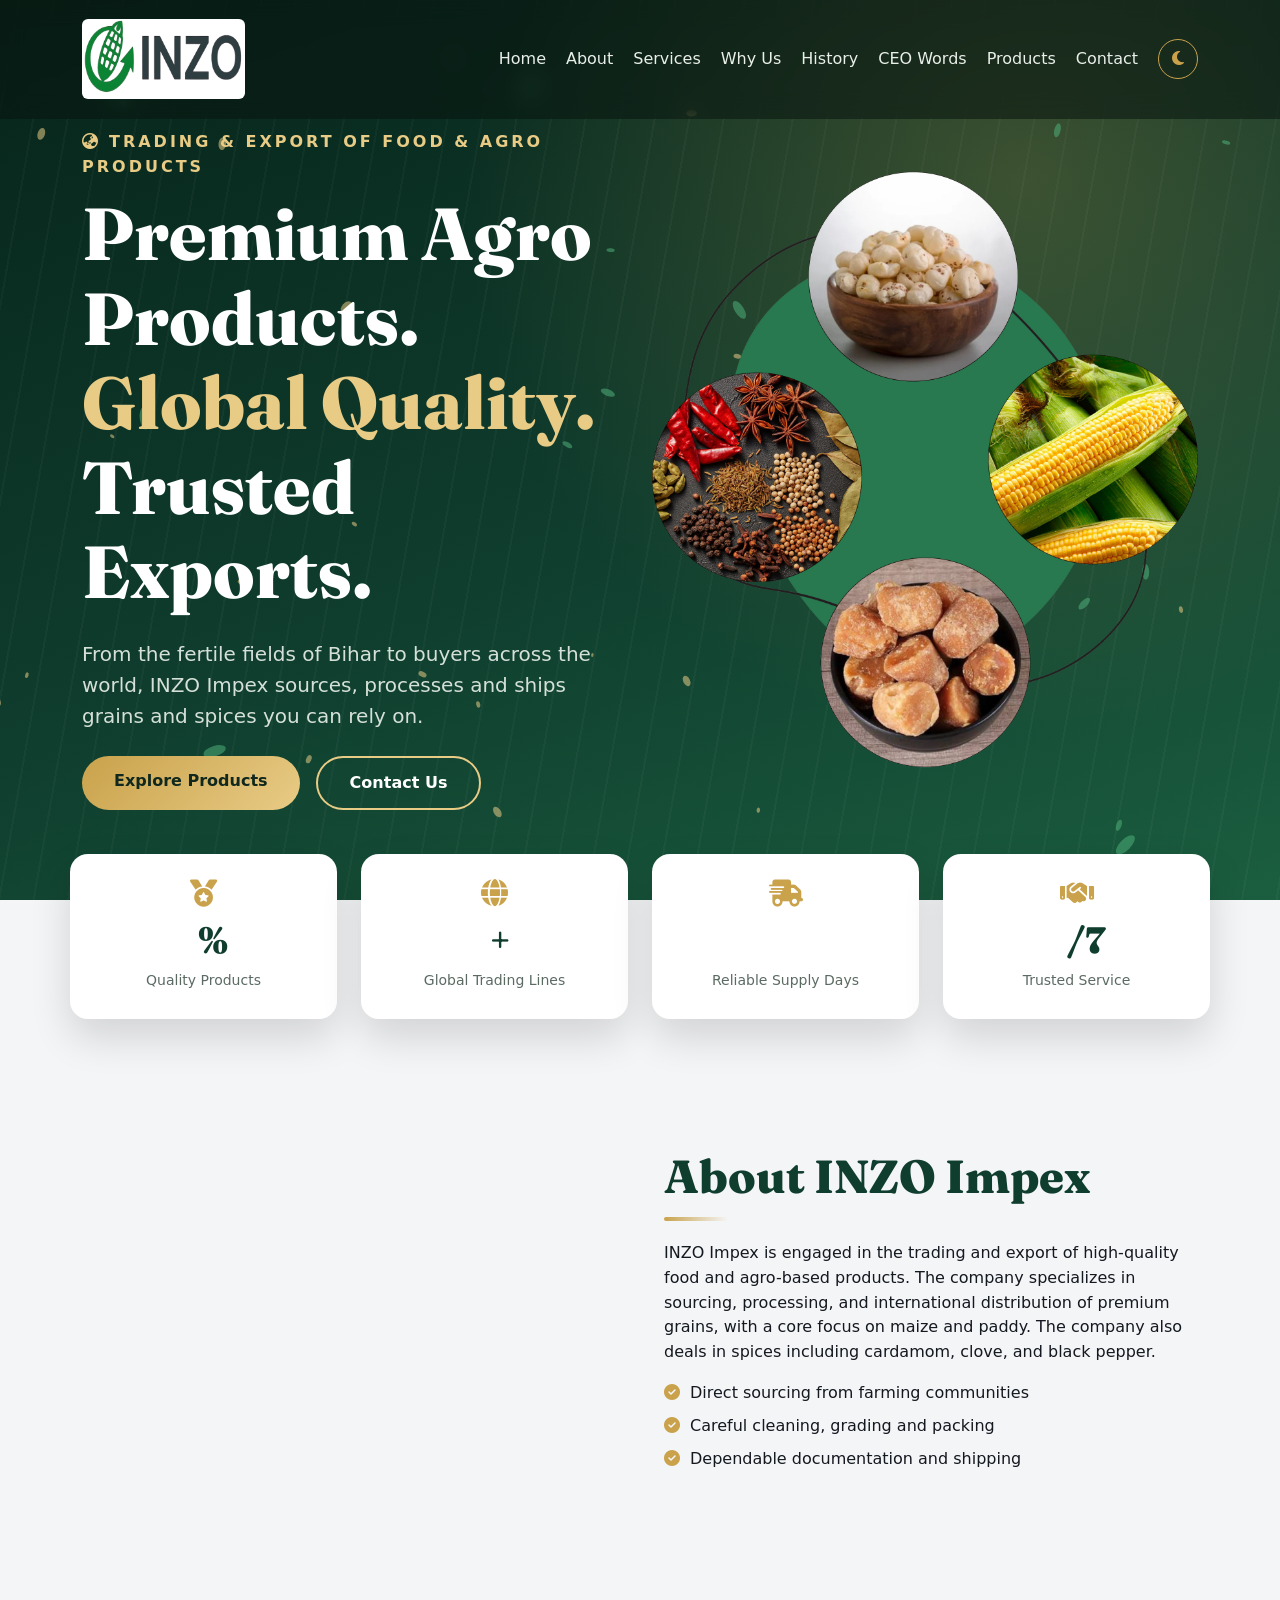
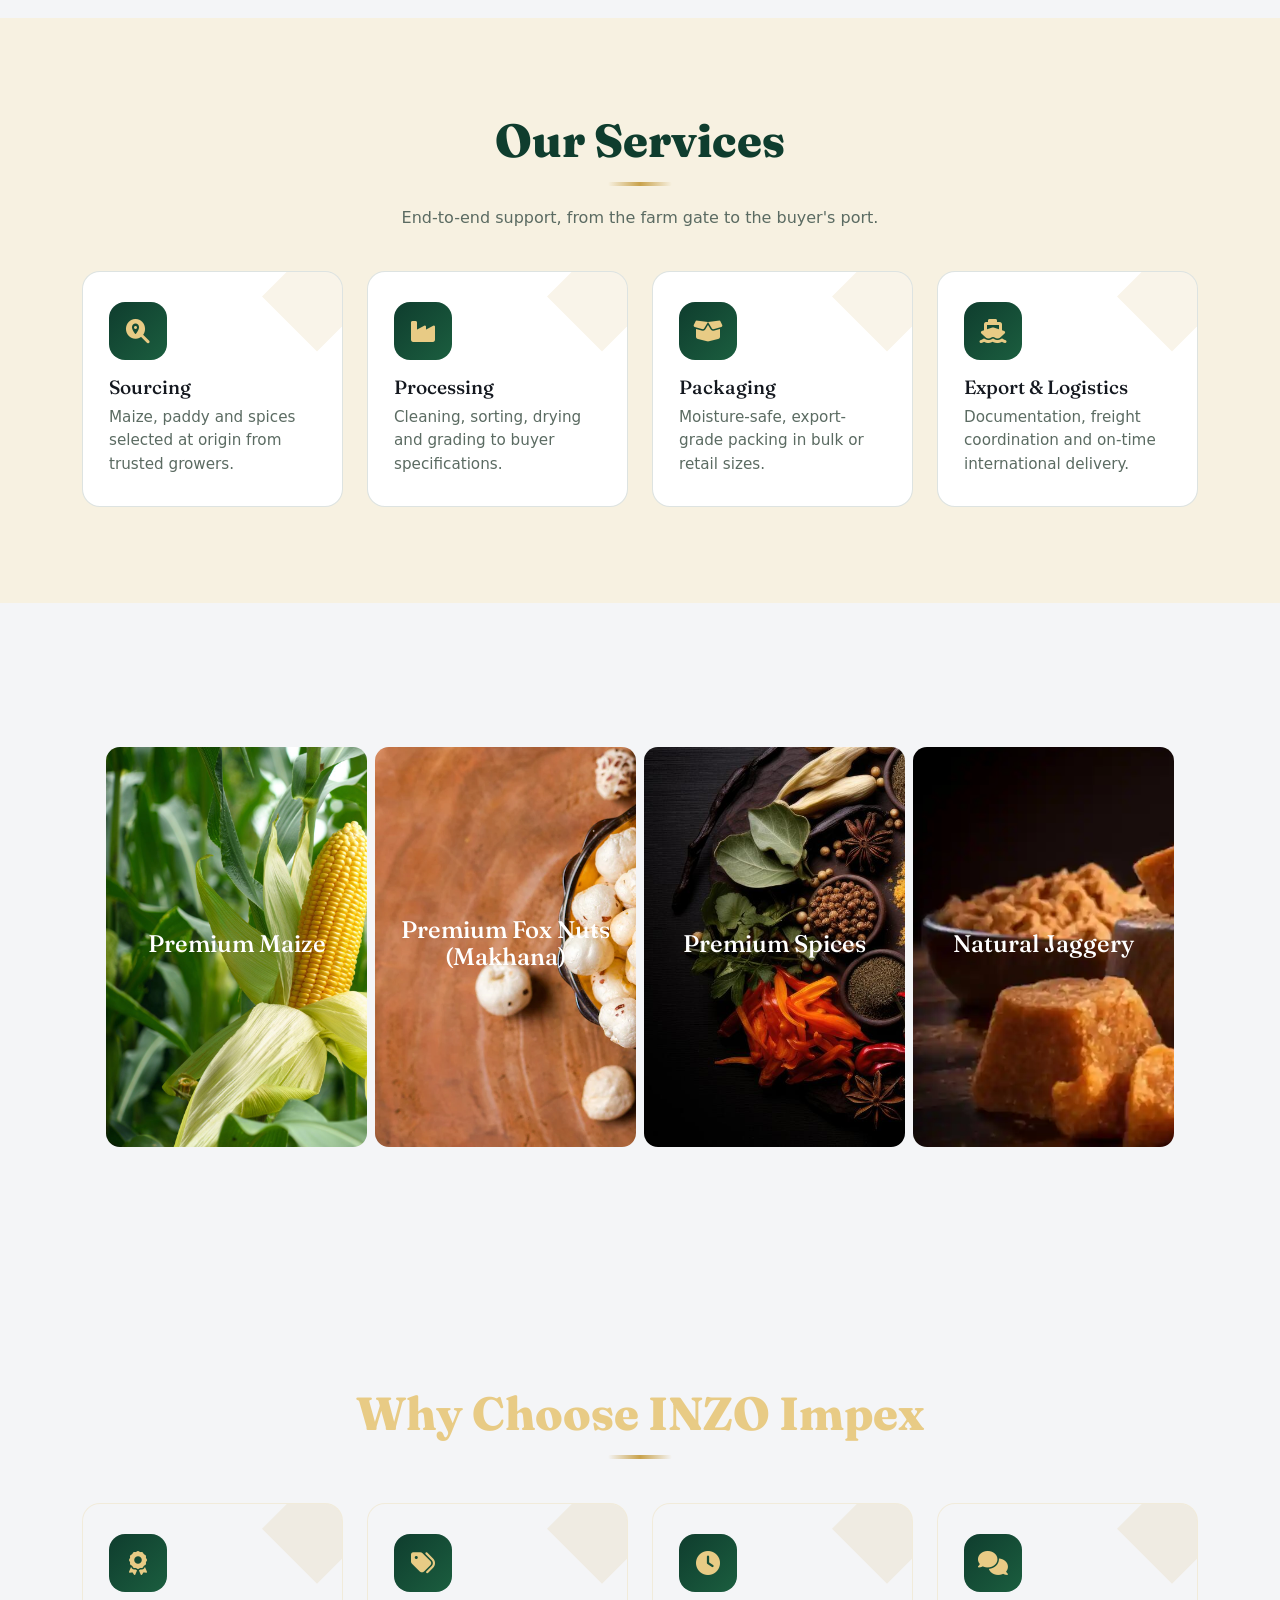
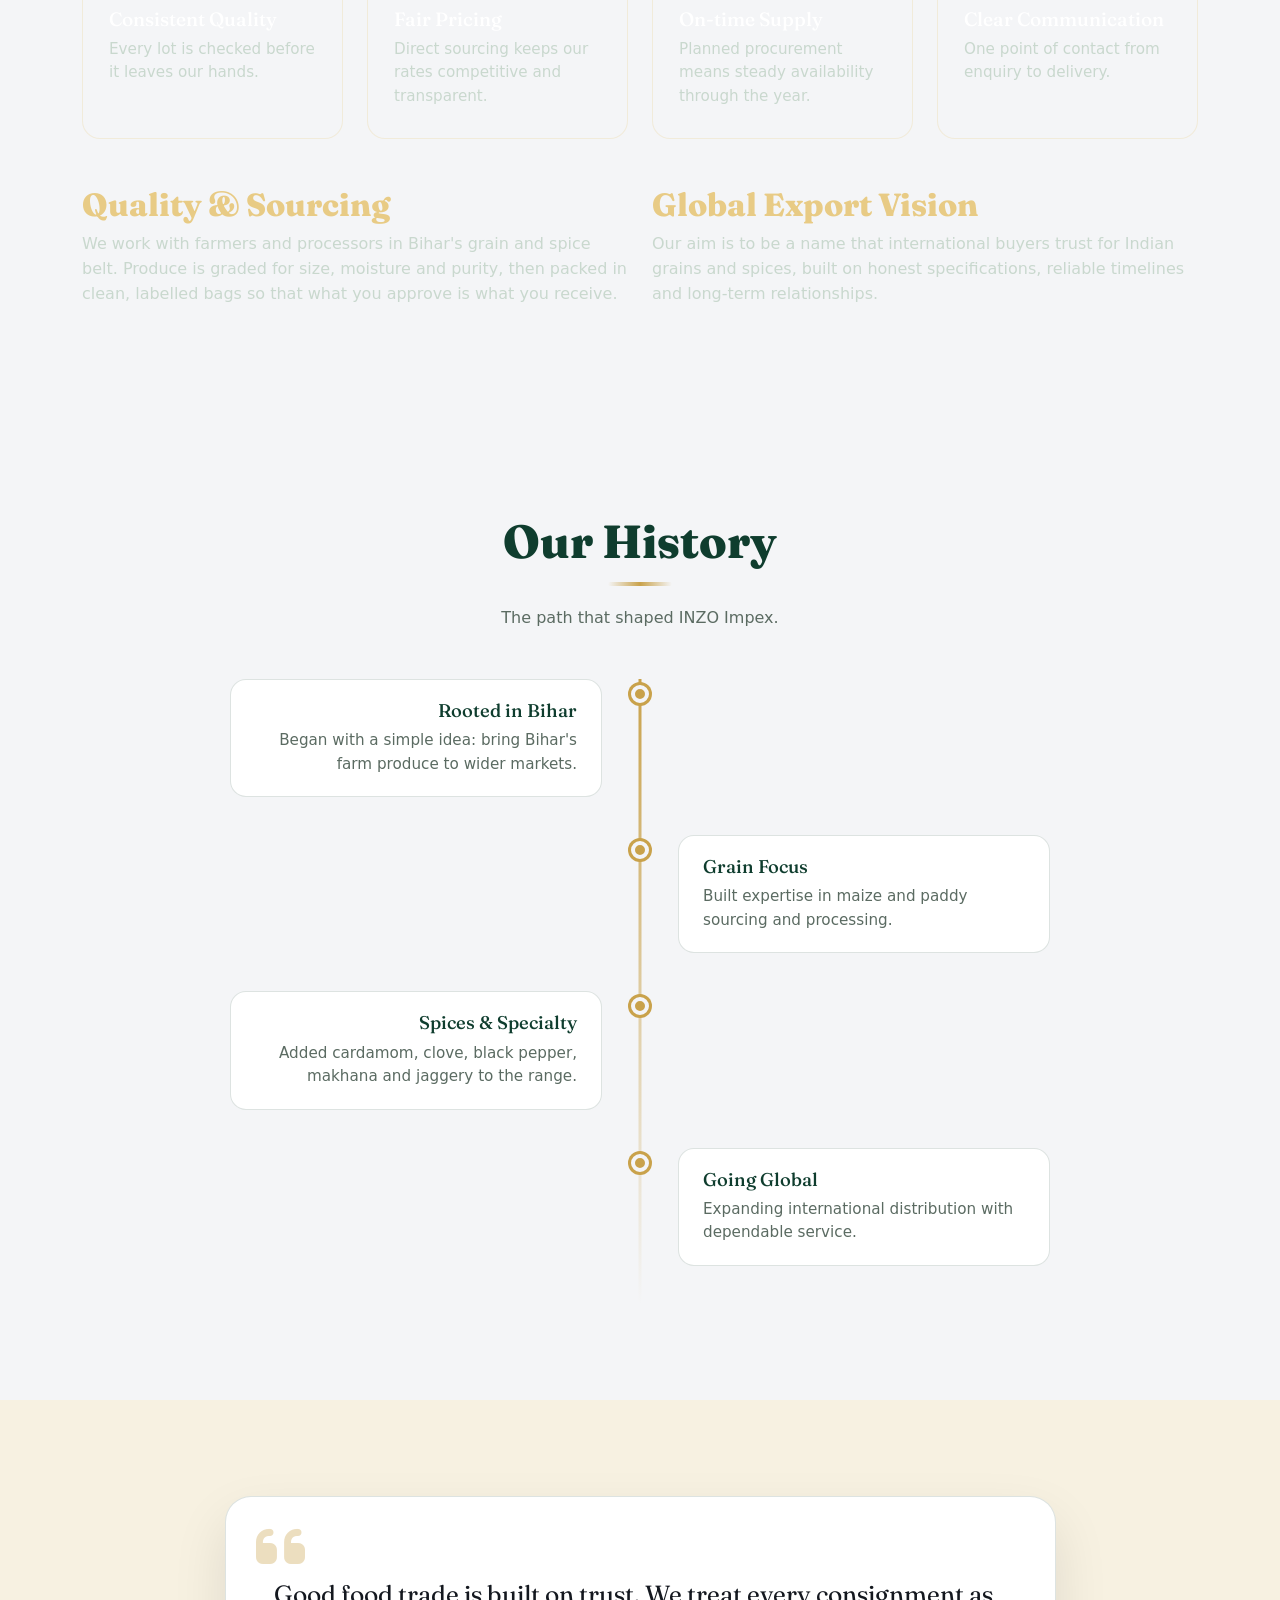
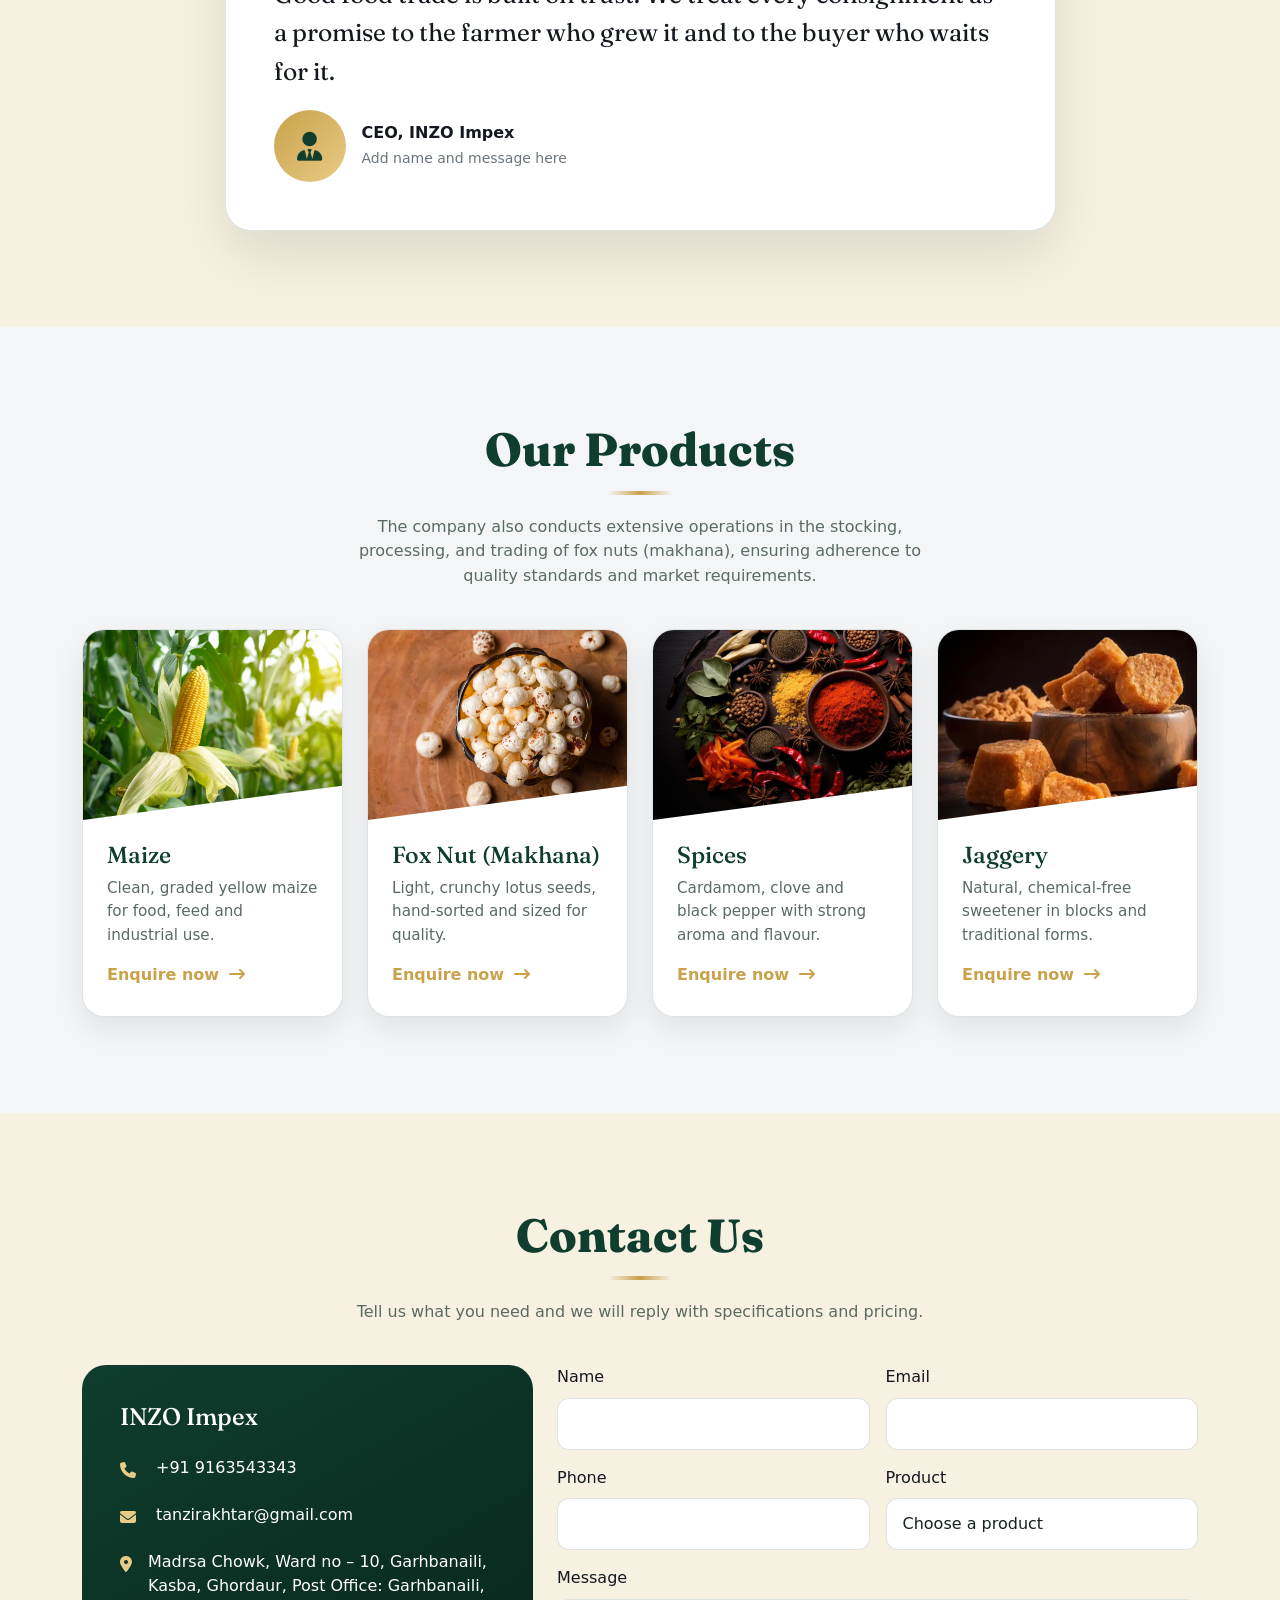
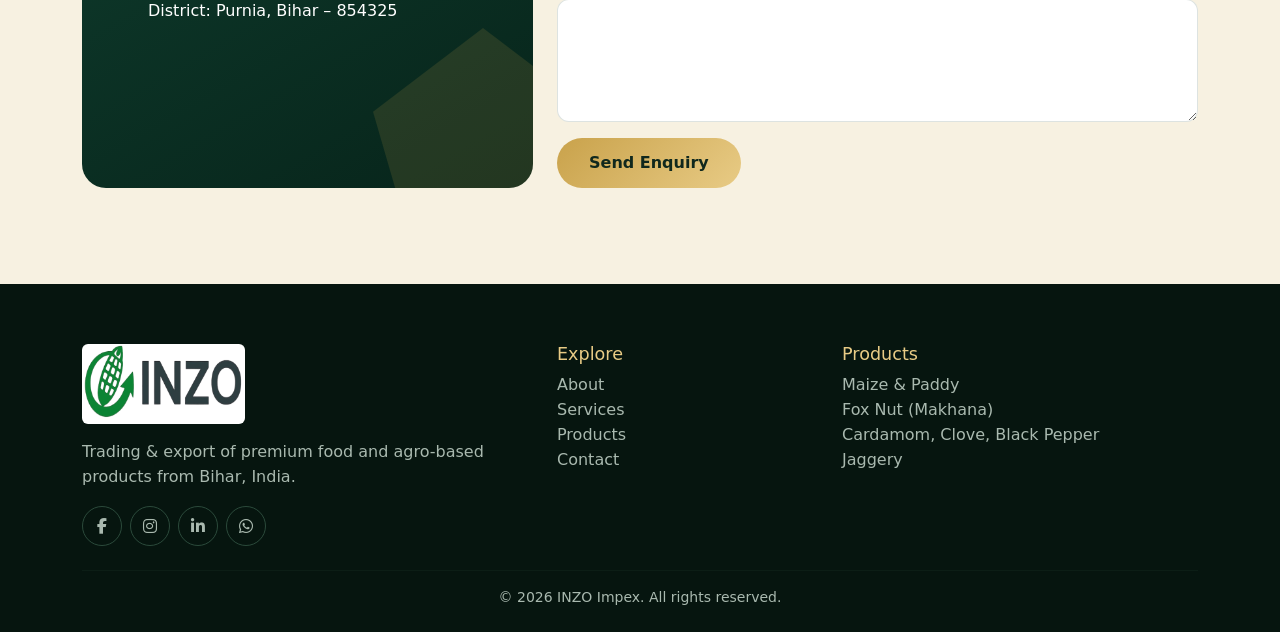
<file: index.html>
<!DOCTYPE html>
<html lang="en" data-bs-theme="light">

<head>
  <meta charset="utf-8">
  <meta name="viewport" content="width=device-width, initial-scale=1">
  <title>INZO Impex | Premium Agro Products Exporter, Purnia, Bihar</title>
  <meta name="description"
    content="INZO Impex trades and exports premium maize, paddy, makhana (fox nut), spices and jaggery from Bihar, India to the world.">
  <meta property="og:title" content="INZO Impex | Trading & Export of Premium Food & Agro Products">
  <meta property="og:type" content="website">
  <link rel="preconnect" href="https://fonts.googleapis.com">
  <link
    href="https://fonts.googleapis.com/css2?family=DM+Sans:wght@400;500;700&family=Fraunces:opsz,wght@9..144,600;9..144,800&display=swap"
    rel="stylesheet">
  <link href="https://cdn.jsdelivr.net/npm/bootstrap@5.3.3/dist/css/bootstrap.min.css" rel="stylesheet">
  <link href="https://cdnjs.cloudflare.com/ajax/libs/font-awesome/6.5.2/css/all.min.css" rel="stylesheet">
  <link rel="stylesheet" href="assets/css/style.css">
  <link rel="stylesheet" href="assets/css/carohsel.css">
  <script src="https://code.jquery.com/jquery-3.7.1.min.js"></script>
  <script src="assets/js/carousel.js"></script>
</head>

<body>
  <nav class="navbar navbar-expand-lg fixed-top" aria-label="Main navigation">
    <div class="container">
      <a class="navbar-brand brand" href="#home"><img src="assets/image/logo/logo.png" class="bg-white rounded" height="80px" alt=""></a>
      <button class="navbar-toggler" type="button" data-bs-toggle="collapse" data-bs-target="#nav" aria-controls="nav"
        aria-expanded="false" aria-label="Toggle menu"><span class="navbar-toggler-icon"></span></button>
      <div class="collapse navbar-collapse" id="nav">
        <ul class="navbar-nav ms-auto align-items-lg-center gap-lg-1">
          <li class="nav-item"><a class="nav-link" href="#home">Home</a></li>
          <li class="nav-item"><a class="nav-link" href="#about">About</a></li>
          <li class="nav-item"><a class="nav-link" href="#services">Services</a></li>
          <li class="nav-item"><a class="nav-link" href="#why">Why Us</a></li>
          <li class="nav-item"><a class="nav-link" href="#history">History</a></li>
          <li class="nav-item"><a class="nav-link" href="#ceo">CEO Words</a></li>
          <li class="nav-item"><a class="nav-link" href="#products">Products</a></li>
          <li class="nav-item"><a class="nav-link" href="#contact">Contact</a></li>
          <li class="nav-item ms-lg-2 mt-2 mt-lg-0"><button class="theme-btn" id="theme"
              aria-label="Toggle dark or light mode"><i class="fa-solid fa-moon"></i></button></li>
        </ul>
      </div>
    </div>
  </nav>

  <main>
    <header class="hero" id="home">
      <div class="hero-bg" data-speed=".25"></div><canvas id="particles" aria-hidden="true"></canvas>
      <div class="container position-relative">
        <div class="row align-items-center">
          <div class="col-lg-6">
            <p class="text-uppercase fw-bold" style="color:var(--gold2);letter-spacing:3px"><i
                class="fa-solid fa-earth-asia me-2"></i>Trading &amp; Export of Food &amp; Agro Products</p>
            <h1>Premium Agro Products. <em>Global Quality.</em> Trusted Exports.</h1>
            <p class="lead my-4">From the fertile fields of Bihar to buyers across the world, INZO Impex sources,
              processes and ships grains and spices you can rely on.</p>
            <div class="d-flex flex-wrap gap-3"><a href="#products" class="btn btn-gold">Explore Products</a><a
                href="#contact" class="btn btn-line">Contact Us</a></div>
          </div>
          <div class="col-lg-6 d-none d-md-block">
            <!-- <div class="hero-art" aria-hidden="true">
              <div class="orb"></div>
              <div class="orb2"><i class="fa-solid fa-wheat-awn"></i></div>
            </div> -->
            <img src="1.png" class="rot" height="auto" width="100%" alt="">
          </div>
        </div>
      </div>
    </header>

    <div class="container stats">
      <div class="row g-3 g-lg-4">
        <div class="col-6 col-lg-3 rv">
          <div class="stat"><i class="fa-solid fa-medal"></i>
            <div class="n"><span data-count="100">0</span>%</div><small>Quality Products</small>
          </div>
        </div>
        <div class="col-6 col-lg-3 rv">
          <div class="stat"><i class="fa-solid fa-globe"></i>
            <div class="n"><span data-count="4">0</span>+</div><small>Global Trading Lines</small>
          </div>
        </div>
        <div class="col-6 col-lg-3 rv">
          <div class="stat"><i class="fa-solid fa-truck-fast"></i>
            <div class="n"><span data-count="365">0</span></div><small>Reliable Supply Days</small>
          </div>
        </div>
        <div class="col-6 col-lg-3 rv">
          <div class="stat"><i class="fa-solid fa-handshake"></i>
            <div class="n"><span data-count="24">0</span>/7</div><small>Trusted Service</small>
          </div>
        </div>
      </div>
    </div>

    <section id="about">
      <div class="container">
        <div class="row align-items-center g-5">
          <div class="col-lg-6 rv l">
            <!-- ================= 18 3D ring  (section > ul > li) ================= -->
            <video src="1.mp4" autoplay muted loop class="rounded obj" type="video/mp4" height="400px"
              width="100%"></video>
          </div>
          <div class="col-lg-6 rv r">
            <h2 class="sec-title">About INZO Impex</h2>
            <div class="bar"></div>
            <p>INZO Impex is engaged in the trading and export of high-quality food and agro-based products. The company
              specializes in sourcing, processing, and international distribution of premium grains, with a core focus
              on maize and paddy. The company also deals in spices including cardamom, clove, and black pepper.</p>
            <ul class="tick ps-0 mt-3">
              <li><i class="fa-solid fa-circle-check"></i>Direct sourcing from farming communities</li>
              <li><i class="fa-solid fa-circle-check"></i>Careful cleaning, grading and packing</li>
              <li><i class="fa-solid fa-circle-check"></i>Dependable documentation and shipping</li>
            </ul>
          </div>
        </div>
      </div>
    </section>

    <section id="services" class="alt">
      <div class="container">
        <div class="text-center rv">
          <h2 class="sec-title">Our Services</h2>
          <div class="bar"></div>
          <p class="sec-sub mx-auto">End-to-end support, from the farm gate to the buyer's port.</p>
        </div>
        <div class="row g-4 mt-3 scene">
          <div class="col-md-6 col-lg-3 rv">
            <div class="f-card">
              <div class="ic"><i class="fa-solid fa-magnifying-glass-location"></i></div>
              <h4>Sourcing</h4>
              <p>Maize, paddy and spices selected at origin from trusted growers.</p>
            </div>
          </div>
          <div class="col-md-6 col-lg-3 rv">
            <div class="f-card">
              <div class="ic"><i class="fa-solid fa-industry"></i></div>
              <h4>Processing</h4>
              <p>Cleaning, sorting, drying and grading to buyer specifications.</p>
            </div>
          </div>
          <div class="col-md-6 col-lg-3 rv">
            <div class="f-card">
              <div class="ic"><i class="fa-solid fa-box-open"></i></div>
              <h4>Packaging</h4>
              <p>Moisture-safe, export-grade packing in bulk or retail sizes.</p>
            </div>
          </div>
          <div class="col-md-6 col-lg-3 rv">
            <div class="f-card">
              <div class="ic"><i class="fa-solid fa-ship"></i></div>
              <h4>Export &amp; Logistics</h4>
              <p>Documentation, freight coordination and on-time international delivery.</p>
            </div>
          </div>
        </div>
      </div>
    </section>
    <!-- ================= 19 Expanding panels  (section > figure) ================= -->
    <section class="demo my-5">

      <section class="acc" id="c19">
        <figure class="sl on" style="background-image: url(assets/image/pro/1.jpg);background-size:cover; height: 400px;">
          <div class="d-flex h-100 w-100 align-items-center justify-content-center">
            <div class="text-white text-center px-4">
              <h4 class="text-white">Premium Maize</h4>

            </div>
          </div>
        </figure>


        <figure class="sl on"  style="background-image: url(assets/image/pro/2.jpg);background-size:cover; height: 400px;">
          <div class="d-flex h-100 w-100 align-items-center justify-content-center">
            <div class="text-white text-center px-4">
              <h4 class="text-white">Premium Fox Nuts (Makhana)</h4>

            </div>
          </div>
        </figure>


        <figure class="sl on"  style="background-image: url(assets/image/pro/3.jpg);background-size:cover; height: 400px;">
          <div class="d-flex h-100 w-100 align-items-center justify-content-center">
            <div class="text-white text-center px-4">
              <h4 class="text-white">Premium Spices</h4>

            </div>
          </div>
        </figure>


        <figure class="sl on"  style="background-image: url(assets/image/pro/4.jpg);background-size:cover; height: 400px;">
          <div class="d-flex h-100 w-100 align-items-center justify-content-center">
            <div class="text-white text-center px-4">
              <h4 class="text-white">Natural Jaggery</h4>


            </div>
          </div>
        </figure>


      </section>
      <script>/* JS 19 */
        (function () {
          var $a = $('#c19'), $p = $a.children(), lk = 0;
          function on(j) { $p.removeClass('on').eq(j).addClass('on') }
          $p.click(function () { on($p.index(this)) });
          $a.on('wheel', function (e) {
            var d = e.originalEvent.deltaY, j = $p.index($p.filter('.on')) + (d > 0 ? 1 : -1);
            if (!d || lk || j < 0 || j >= $p.length) return; e.preventDefault(); lk = 1; setTimeout(function () { lk = 0 }, 400); on(j)
          })
        })();
      </script>
    </section>












    <!-- <section class="demo">
       
        <div class="mq">
          <ul class="mq-tr">
            <li class="sl"><img data-ph="1" alt="Photo 1"></li>
            <li class="sl"><img data-ph="2" alt="Photo 2"></li>
            <li class="sl"><img data-ph="3" alt="Photo 3"></li>
            <li class="sl"><img data-ph="4" alt="Photo 4"></li>
            <li class="sl"><img data-ph="5" alt="Photo 5"></li>
          </ul>
        </div>
        <div class="mq rev">
          <ul class="mq-tr">
            <li class="sl"><img data-ph="6" alt="Photo 6"></li>
            <li class="sl"><img data-ph="7" alt="Photo 7"></li>
            <li class="sl"><img data-ph="8" alt="Photo 8"></li>
            <li class="sl"><img data-ph="9" alt="Photo 9"></li>
            <li class="sl"><img data-ph="10" alt="Photo 10"></li>
          </ul>
        </div>
        <script>/* JS 15 */
          $('.mq-tr').each(function () { var $t = $(this); $t.append($t.children().clone().attr('aria-hidden', 'true')); });
        </script>
      </section> -->

    <section id="why" class="dark-band parallax">
      <div class="container">
        <div class="text-center rv">
          <h2 class="sec-title">Why Choose INZO Impex</h2>
          <div class="bar"></div>
        </div>
        <div class="row g-4 mt-3">
          <div class="col-md-6 col-lg-3 rv">
            <div class="f-card">
              <div class="ic"><i class="fa-solid fa-award"></i></div>
              <h4>Consistent Quality</h4>
              <p>Every lot is checked before it leaves our hands.</p>
            </div>
          </div>
          <div class="col-md-6 col-lg-3 rv">
            <div class="f-card">
              <div class="ic"><i class="fa-solid fa-tags"></i></div>
              <h4>Fair Pricing</h4>
              <p>Direct sourcing keeps our rates competitive and transparent.</p>
            </div>
          </div>
          <div class="col-md-6 col-lg-3 rv">
            <div class="f-card">
              <div class="ic"><i class="fa-solid fa-clock"></i></div>
              <h4>On-time Supply</h4>
              <p>Planned procurement means steady availability through the year.</p>
            </div>
          </div>
          <div class="col-md-6 col-lg-3 rv">
            <div class="f-card">
              <div class="ic"><i class="fa-solid fa-comments"></i></div>
              <h4>Clear Communication</h4>
              <p>One point of contact from enquiry to delivery.</p>
            </div>
          </div>
        </div>
        <div class="row g-4 mt-4 align-items-center">
          <div class="col-lg-6 rv l">
            <h3 class="sec-title fs-2">Quality &amp; Sourcing</h3>
            <p>We work with farmers and processors in Bihar's grain and spice belt. Produce is graded for size, moisture
              and purity, then packed in clean, labelled bags so that what you approve is what you receive.</p>
          </div>
          <div class="col-lg-6 rv r">
            <h3 class="sec-title fs-2">Global Export Vision</h3>
            <p>Our aim is to be a name that international buyers trust for Indian grains and spices, built on honest
              specifications, reliable timelines and long-term relationships.</p>
          </div>
        </div>
      </div>
    </section>

    <section id="history">
      <div class="container">
        <div class="text-center rv">
          <h2 class="sec-title">Our History</h2>
          <div class="bar"></div>
          <p class="sec-sub mx-auto">The path that shaped INZO Impex.</p>
        </div>
        <div class="tl mt-5">
          <div class="tl-item rv">
            <div class="tl-box">
              <h4>Rooted in Bihar</h4>
              <p>Began with a simple idea: bring Bihar's farm produce to wider markets.</p>
            </div>
          </div>
          <div class="tl-item rv">
            <div class="tl-box">
              <h4>Grain Focus</h4>
              <p>Built expertise in maize and paddy sourcing and processing.</p>
            </div>
          </div>
          <div class="tl-item rv">
            <div class="tl-box">
              <h4>Spices &amp; Specialty</h4>
              <p>Added cardamom, clove, black pepper, makhana and jaggery to the range.</p>
            </div>
          </div>
          <div class="tl-item rv">
            <div class="tl-box">
              <h4>Going Global</h4>
              <p>Expanding international distribution with dependable service.</p>
            </div>
          </div>
        </div>
      </div>
    </section>

    <section id="ceo" class="alt">
      <div class="container">
        <div class="row justify-content-center">
          <div class="col-lg-9 rv">
            <div class="ceo"><i class="fa-solid fa-quote-left" aria-hidden="true"></i>
              <blockquote>Good food trade is built on trust. We treat every consignment as a promise to the farmer who
                grew it and to the buyer who waits for it.</blockquote>
              <div class="d-flex align-items-center gap-3">
                <div class="avatar"><i class="fa-solid fa-user-tie"></i></div>
                <div><strong>CEO, INZO Impex</strong><br><small class="text-secondary">Add name and message here</small>
                </div>
              </div>
            </div>
          </div>
        </div>
      </div>
    </section>

    <section id="products">
      <div class="container">
        <div class="text-center rv">
          <h2 class="sec-title">Our Products</h2>
          <div class="bar"></div>
          <p class="sec-sub mx-auto">The company also conducts extensive operations in the stocking, processing, and
            trading of fox nuts (makhana), ensuring adherence to quality standards and market requirements.</p>
        </div>
        <div class="row g-4 mt-3 scene">
          <div class="col-sm-6 col-lg-3 rv">
            <article class="p-card tilt">
              <div class="p-img g1"> </div>
              <div class="p-body">
                <h3>Maize</h3>
                <p>Clean, graded yellow maize for food, feed and industrial use.</p><a href="#contact">Enquire now <i
                    class="fa-solid fa-arrow-right-long ms-1"></i></a>
              </div>
            </article>
          </div>
          <div class="col-sm-6 col-lg-3 rv">
            <article class="p-card tilt">
              <div class="p-img g2"> </div>
              <div class="p-body">
                <h3>Fox Nut (Makhana)</h3>
                <p>Light, crunchy lotus seeds, hand-sorted and sized for quality.</p><a href="#contact">Enquire now <i
                    class="fa-solid fa-arrow-right-long ms-1"></i></a>
              </div>
            </article>
          </div>
          <div class="col-sm-6 col-lg-3 rv">
            <article class="p-card tilt">
              <div class="p-img g3"> </div>
              <div class="p-body">
                <h3>Spices</h3>
                <p>Cardamom, clove and black pepper with strong aroma and flavour.</p><a href="#contact">Enquire now <i
                    class="fa-solid fa-arrow-right-long ms-1"></i></a>
              </div>
            </article>
          </div>
          <div class="col-sm-6 col-lg-3 rv">
            <article class="p-card tilt">
              <div class="p-img g4"> </div>
              <div class="p-body">
                <h3>Jaggery</h3>
                <p>Natural, chemical-free sweetener in blocks and traditional forms.</p><a href="#contact">Enquire now
                  <i class="fa-solid fa-arrow-right-long ms-1"></i></a>
              </div>
            </article>
          </div>
        </div>
      </div>
    </section>

    <section id="contact" class="alt">
      <div class="container">
        <div class="text-center rv">
          <h2 class="sec-title">Contact Us</h2>
          <div class="bar"></div>
          <p class="sec-sub mx-auto">Tell us what you need and we will reply with specifications and pricing.</p>
        </div>
        <div class="row g-4 mt-3">
          <div class="col-lg-5 rv l">
            <div class="c-info">
              <h3 class="h4 mb-4">INZO Impex</h3>
              <ul class="p-0">
                <li><i class="fa-solid fa-phone"></i><a href="tel:+919163543343">+91 9163543343</a></li>
                <li><i class="fa-solid fa-envelope"></i><a
                    href="mailto:tanzirakhtar@gmail.com">tanzirakhtar@gmail.com</a></li>
                <li><i class="fa-solid fa-location-dot"></i>
                  <address class="mb-0">Madrsa Chowk, Ward no – 10, Garhbanaili, Kasba, Ghordaur, Post Office:
                    Garhbanaili, District: Purnia, Bihar – 854325</address>
                </li>
              </ul>
            </div>
          </div>
          <div class="col-lg-7 rv r">
            <form id="cf" novalidate class="row g-3">
              <div class="col-md-6"><label class="form-label" for="nm">Name</label><input id="nm" class="form-control"
                  required minlength="2" autocomplete="name">
                <div class="invalid-feedback">Enter your name.</div>
              </div>
              <div class="col-md-6"><label class="form-label" for="em">Email</label><input id="em" type="email"
                  class="form-control" required autocomplete="email">
                <div class="invalid-feedback">Enter a valid email address.</div>
              </div>
              <div class="col-md-6"><label class="form-label" for="ph">Phone</label><input id="ph" type="tel"
                  class="form-control" pattern="[0-9+\s\-]{8,15}" required autocomplete="tel">
                <div class="invalid-feedback">Enter a valid phone number.</div>
              </div>
              <div class="col-md-6"><label class="form-label" for="pr">Product</label><select id="pr"
                  class="form-select" required>
                  <option value="">Choose a product</option>
                  <option>Maize</option>
                  <option>Paddy</option>
                  <option>Fox Nut (Makhana)</option>
                  <option>Spices</option>
                  <option>Jaggery</option>
                </select>
                <div class="invalid-feedback">Select a product.</div>
              </div>
              <div class="col-12"><label class="form-label" for="ms">Message</label><textarea id="ms" rows="4"
                  class="form-control" required minlength="10"></textarea>
                <div class="invalid-feedback">Tell us a little more (10+ characters).</div>
              </div>
              <div class="col-12"><button class="btn btn-gold" type="submit">Send Enquiry</button>
                <div id="ok" class="text-success fw-bold mt-3" role="status" hidden>Thank you! Your enquiry is ready to
                  send in your email app.</div>
              </div>
            </form>
          </div>
        </div>
      </div>
    </section>
  </main>

  <footer>
    <div class="container">
      <div class="row g-4">
        <div class="col-lg-5"><a class="brand" href="#home"><img src="assets/image/logo/logo.png" class="bg-white rounded" height="80px" alt=""></a>
          <p class="mt-3">Trading &amp; export of premium food and agro-based products from Bihar, India.</p>
          <div class="soc"><a href="#" aria-label="Facebook"><i class="fab fa-facebook-f"></i></a><a href="#"
              aria-label="Instagram"><i class="fab fa-instagram"></i></a><a href="#" aria-label="LinkedIn"><i
                class="fab fa-linkedin-in"></i></a><a href="https://wa.me/919163543343" aria-label="WhatsApp"><i
                class="fab fa-whatsapp"></i></a></div>
        </div>
        <div class="col-6 col-lg-3">
          <h5>Explore</h5>
          <ul class="list-unstyled">
            <li><a href="#about">About</a></li>
            <li><a href="#services">Services</a></li>
            <li><a href="#products">Products</a></li>
            <li><a href="#contact">Contact</a></li>
          </ul>
        </div>
        <div class="col-6 col-lg-4">
          <h5>Products</h5>
          <ul class="list-unstyled">
            <li>Maize &amp; Paddy</li>
            <li>Fox Nut (Makhana)</li>
            <li>Cardamom, Clove, Black Pepper</li>
            <li>Jaggery</li>
          </ul>
        </div>
      </div>
      <hr style="border-color:#1f3a2d" class="mt-4">
      <p class="text-center small mb-0">&copy; <span id="yr"></span> INZO Impex. All rights reserved.</p>
    </div>
  </footer>
  <button id="top" aria-label="Scroll to top"><i class="fa-solid fa-chevron-up"></i></button>


  <script src="https://cdn.jsdelivr.net/npm/bootstrap@5.3.3/dist/js/bootstrap.bundle.min.js"></script>

  <script src="assets/js/js.js"></script>
</body>

</html>
</file>
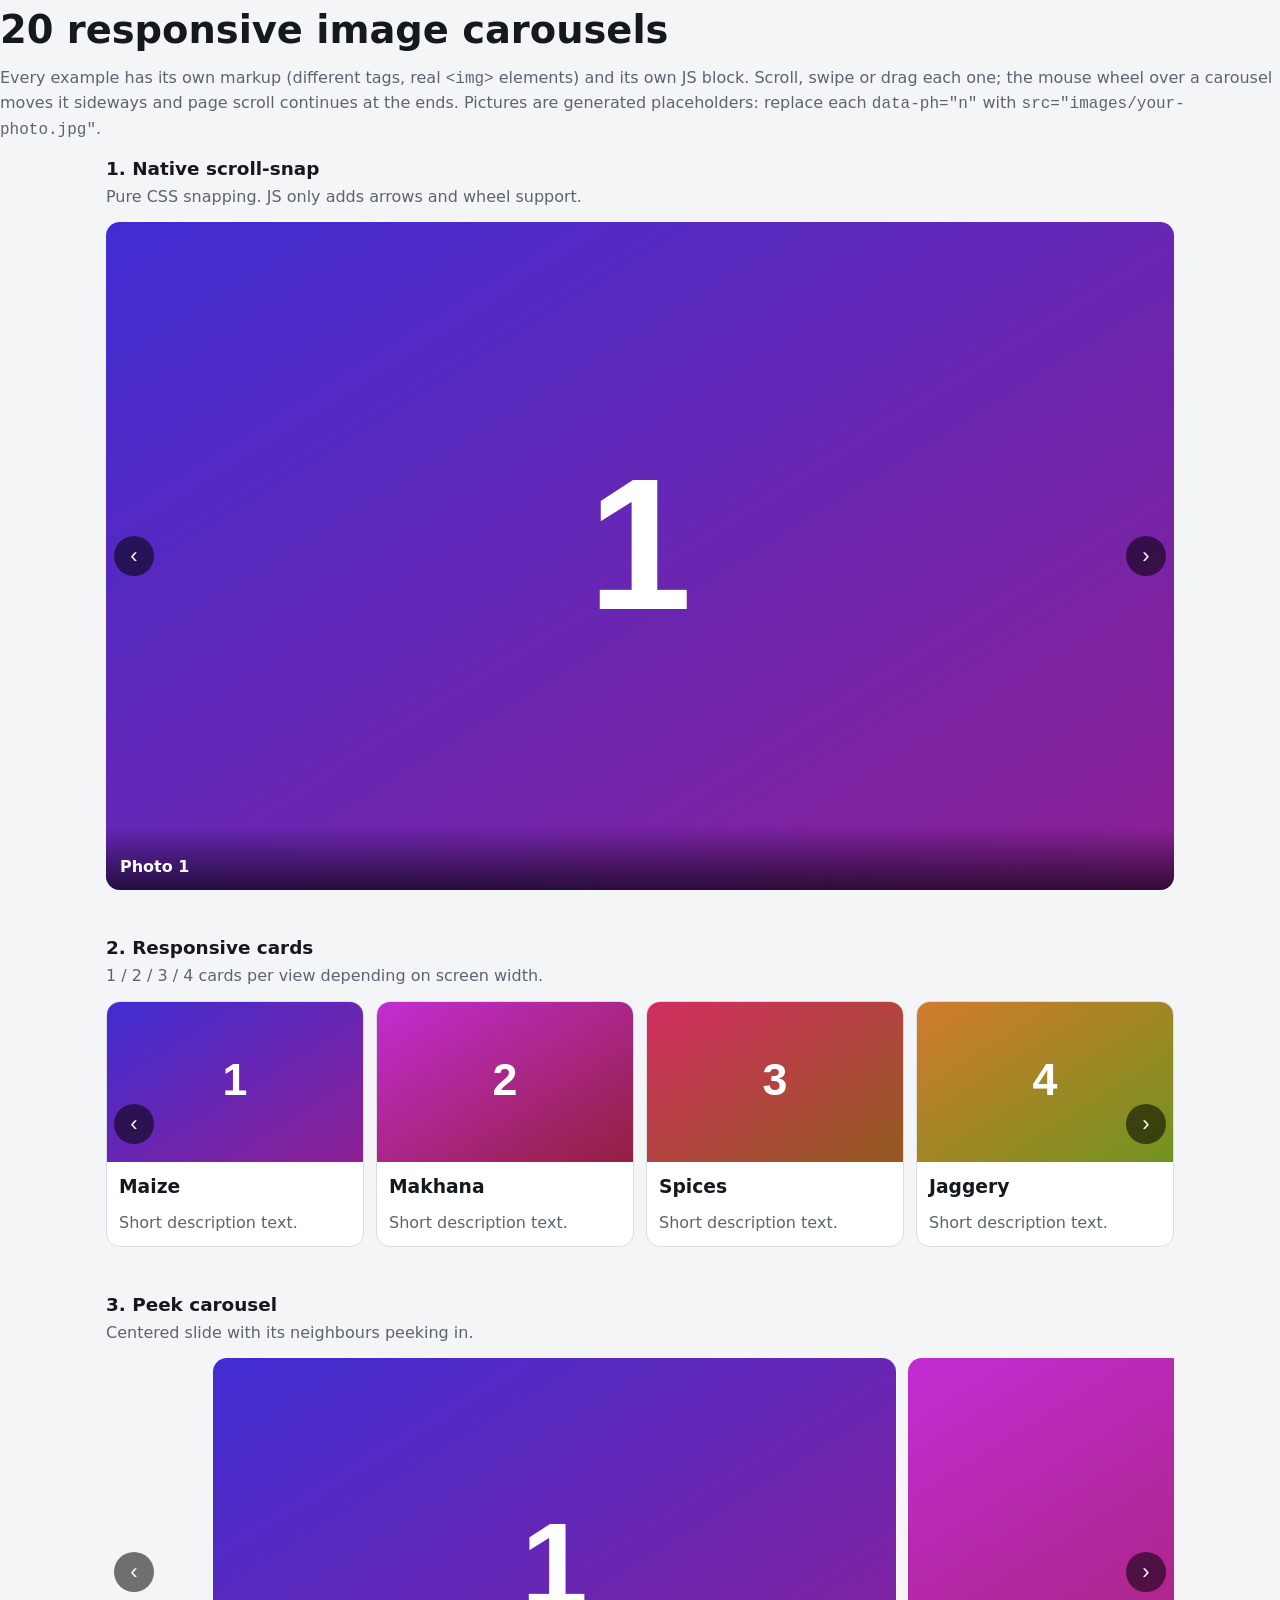
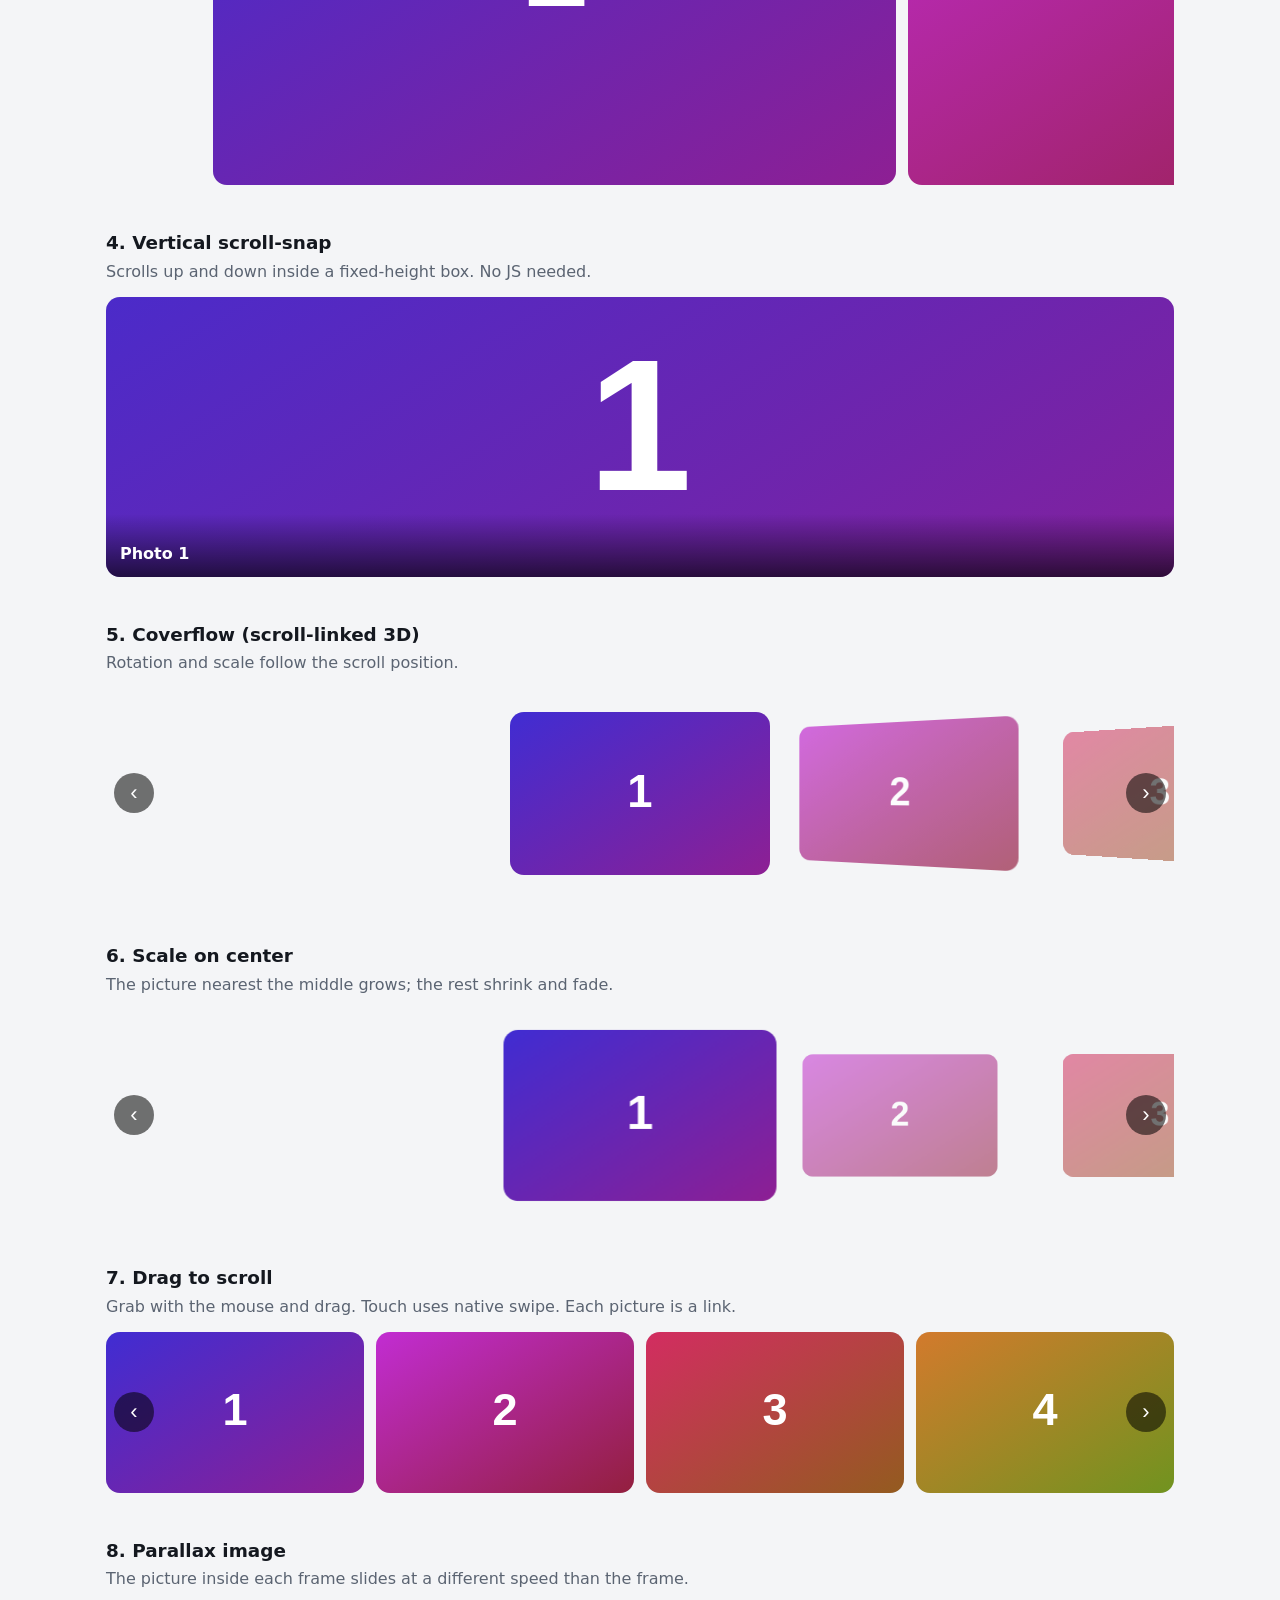
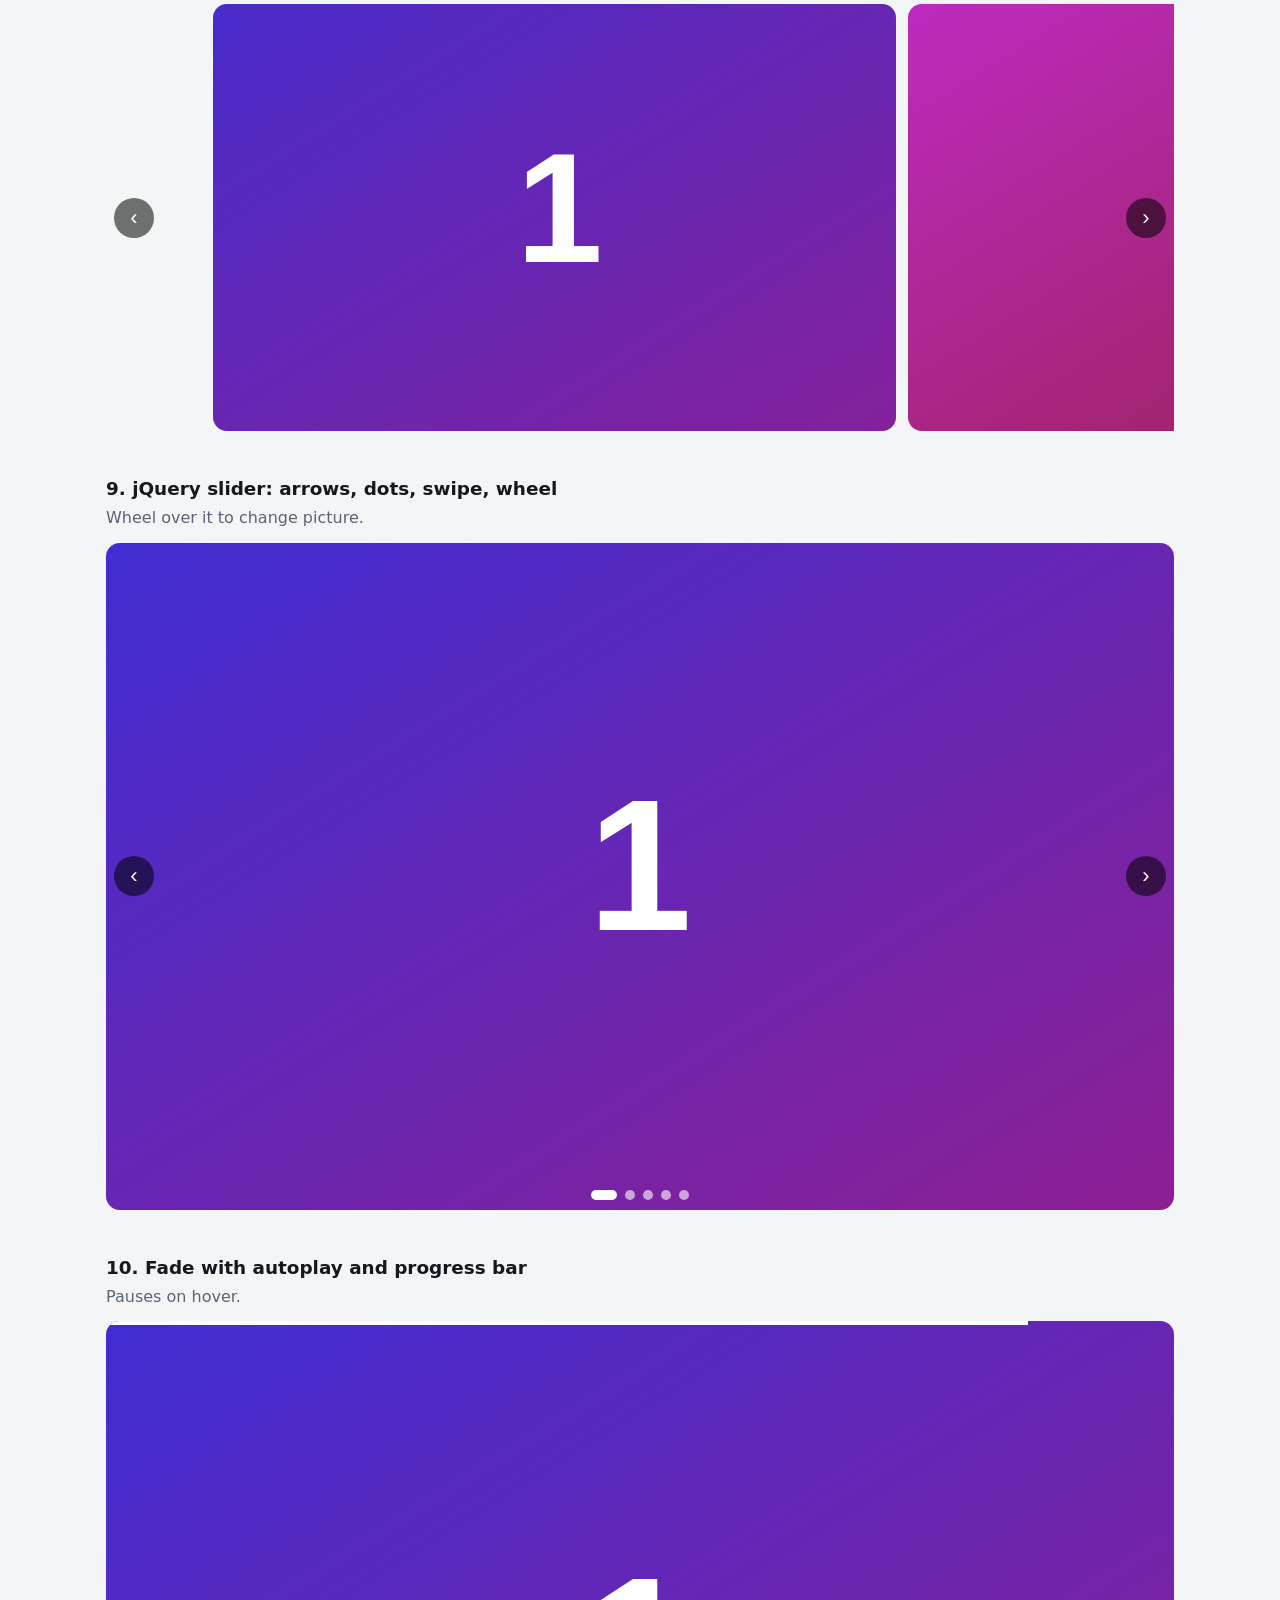
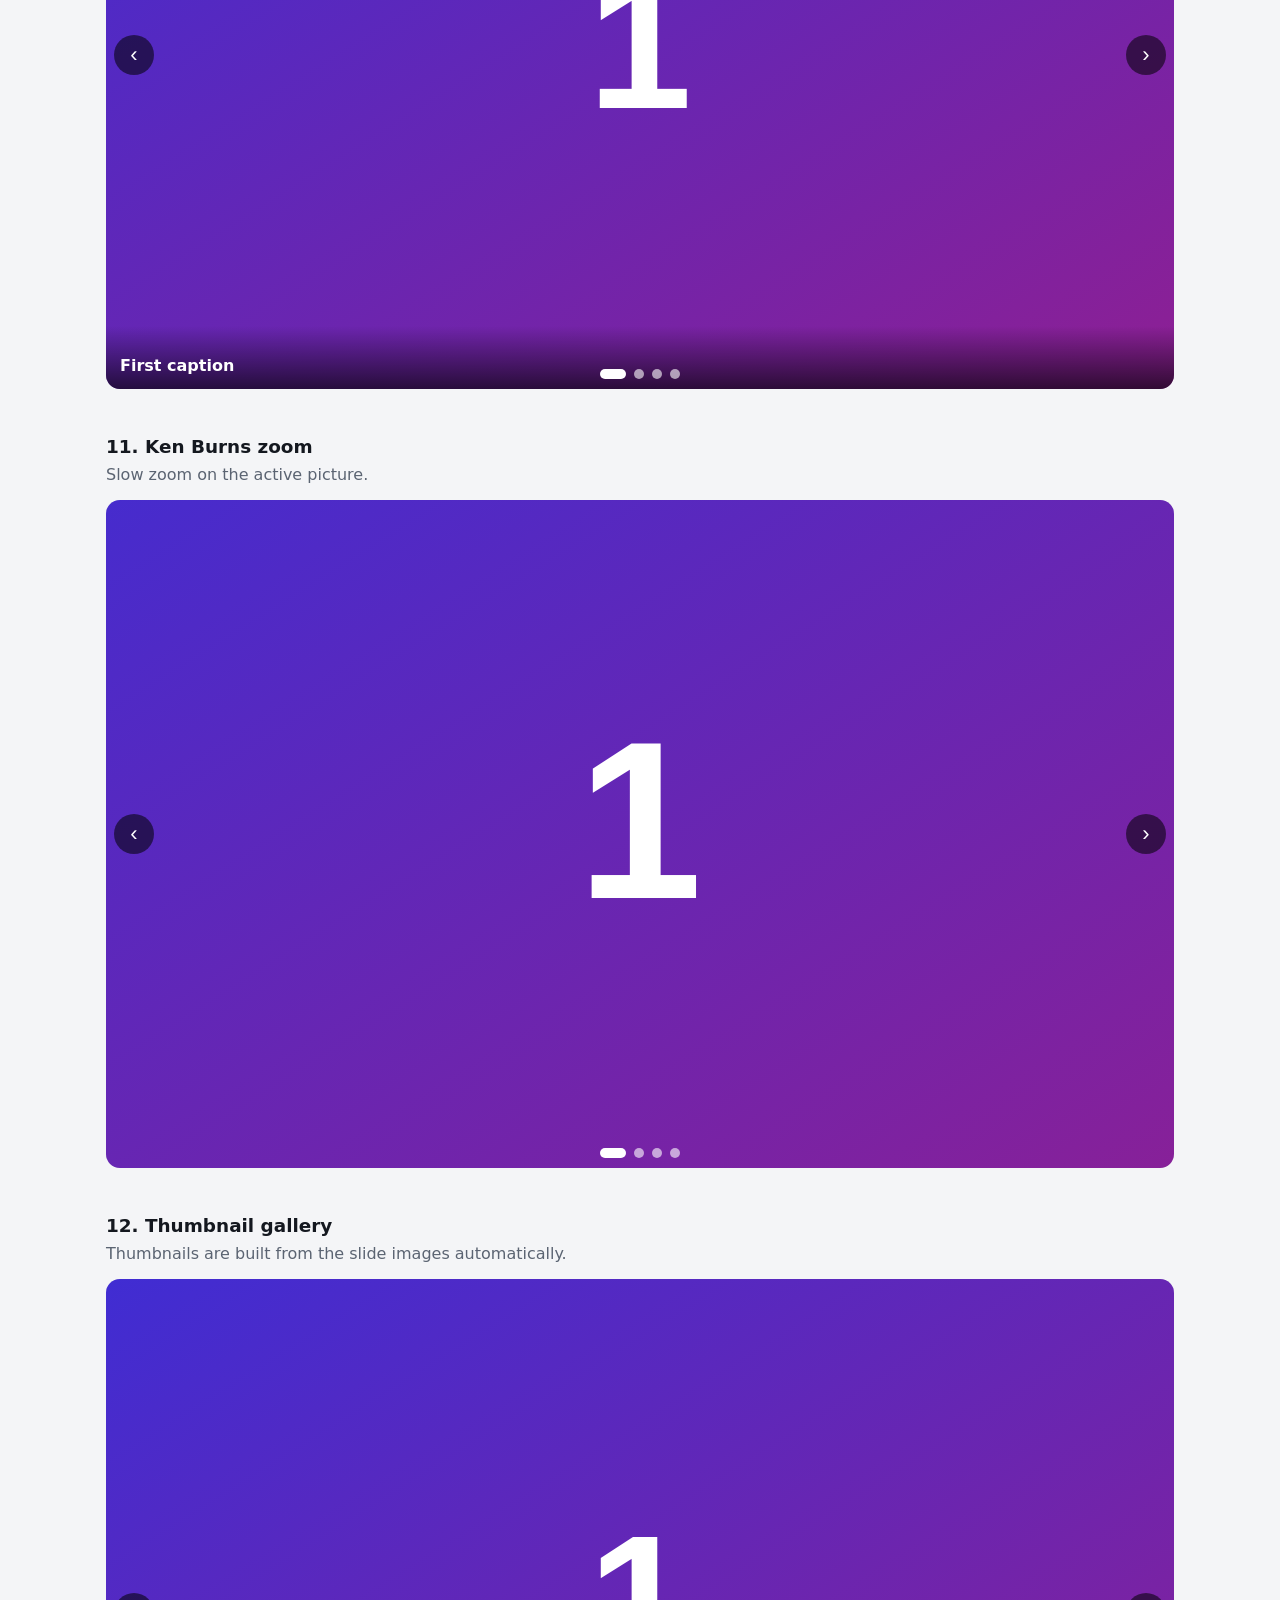
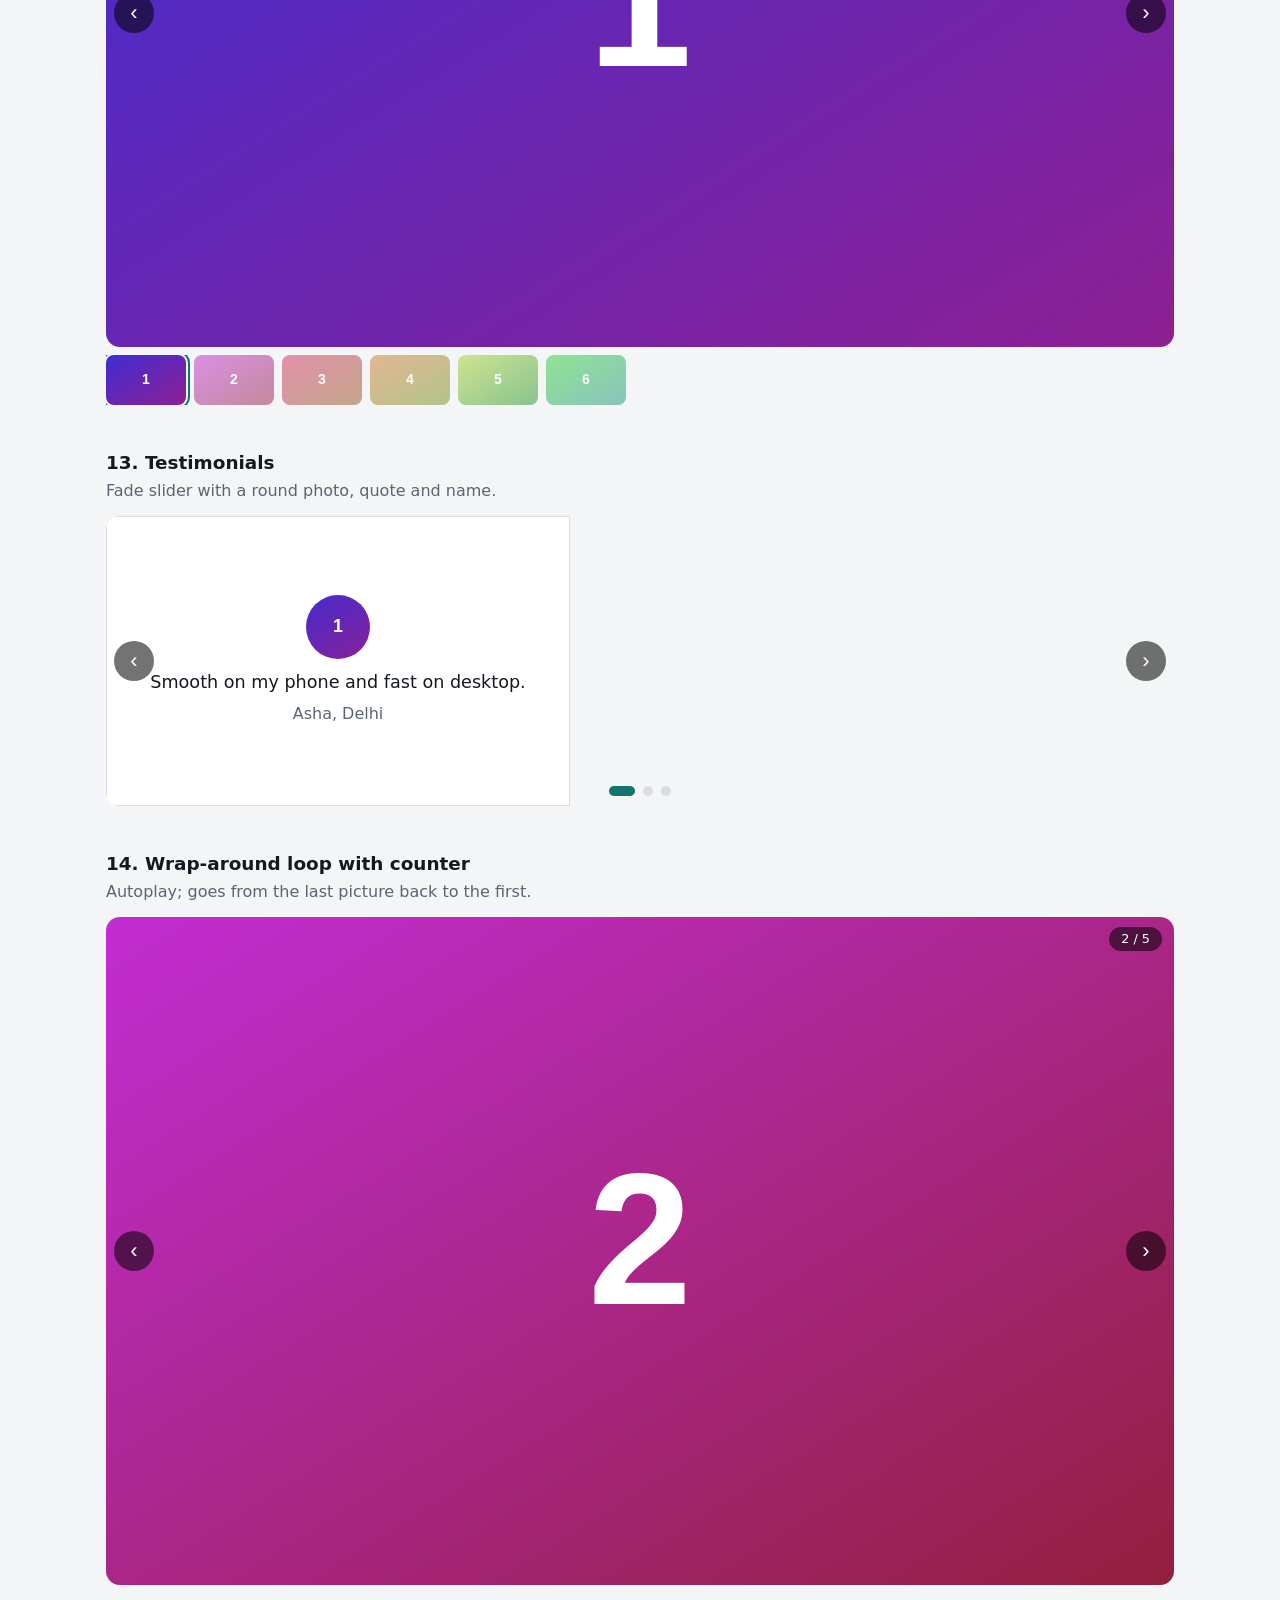
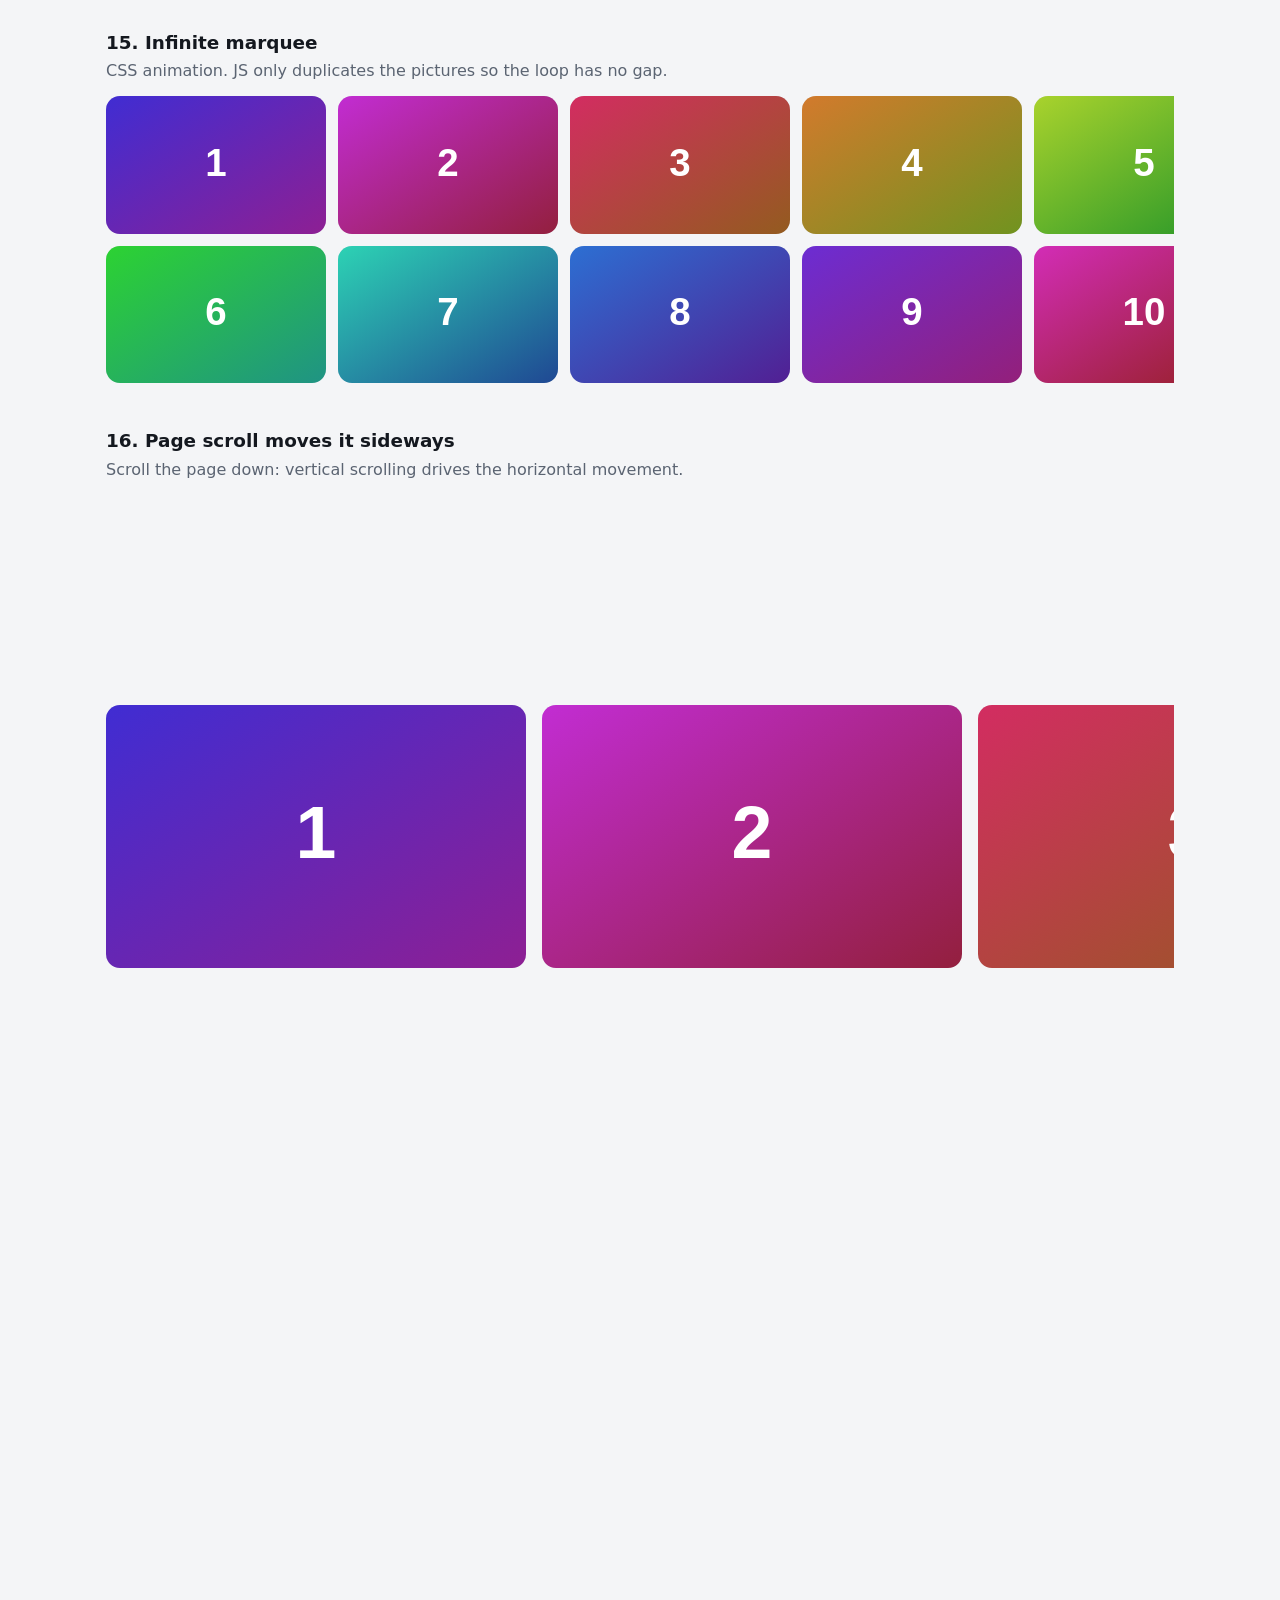
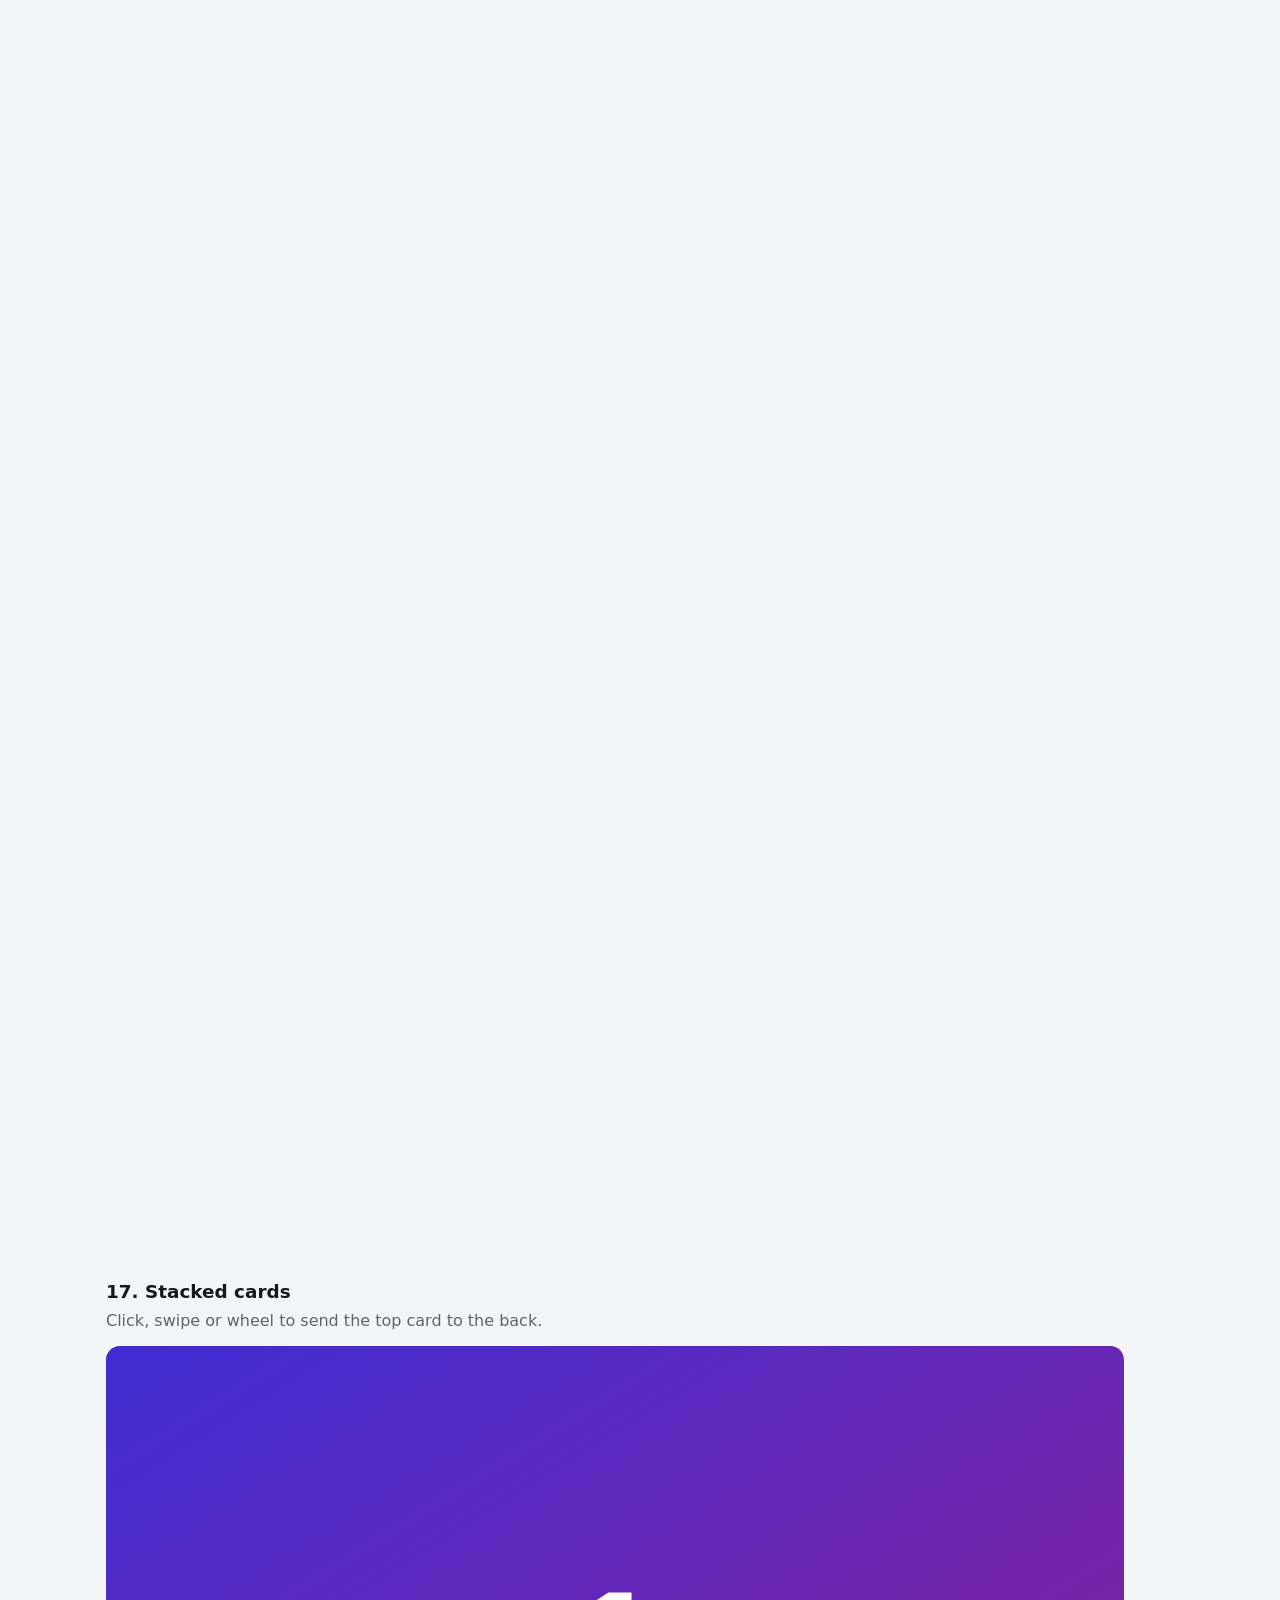
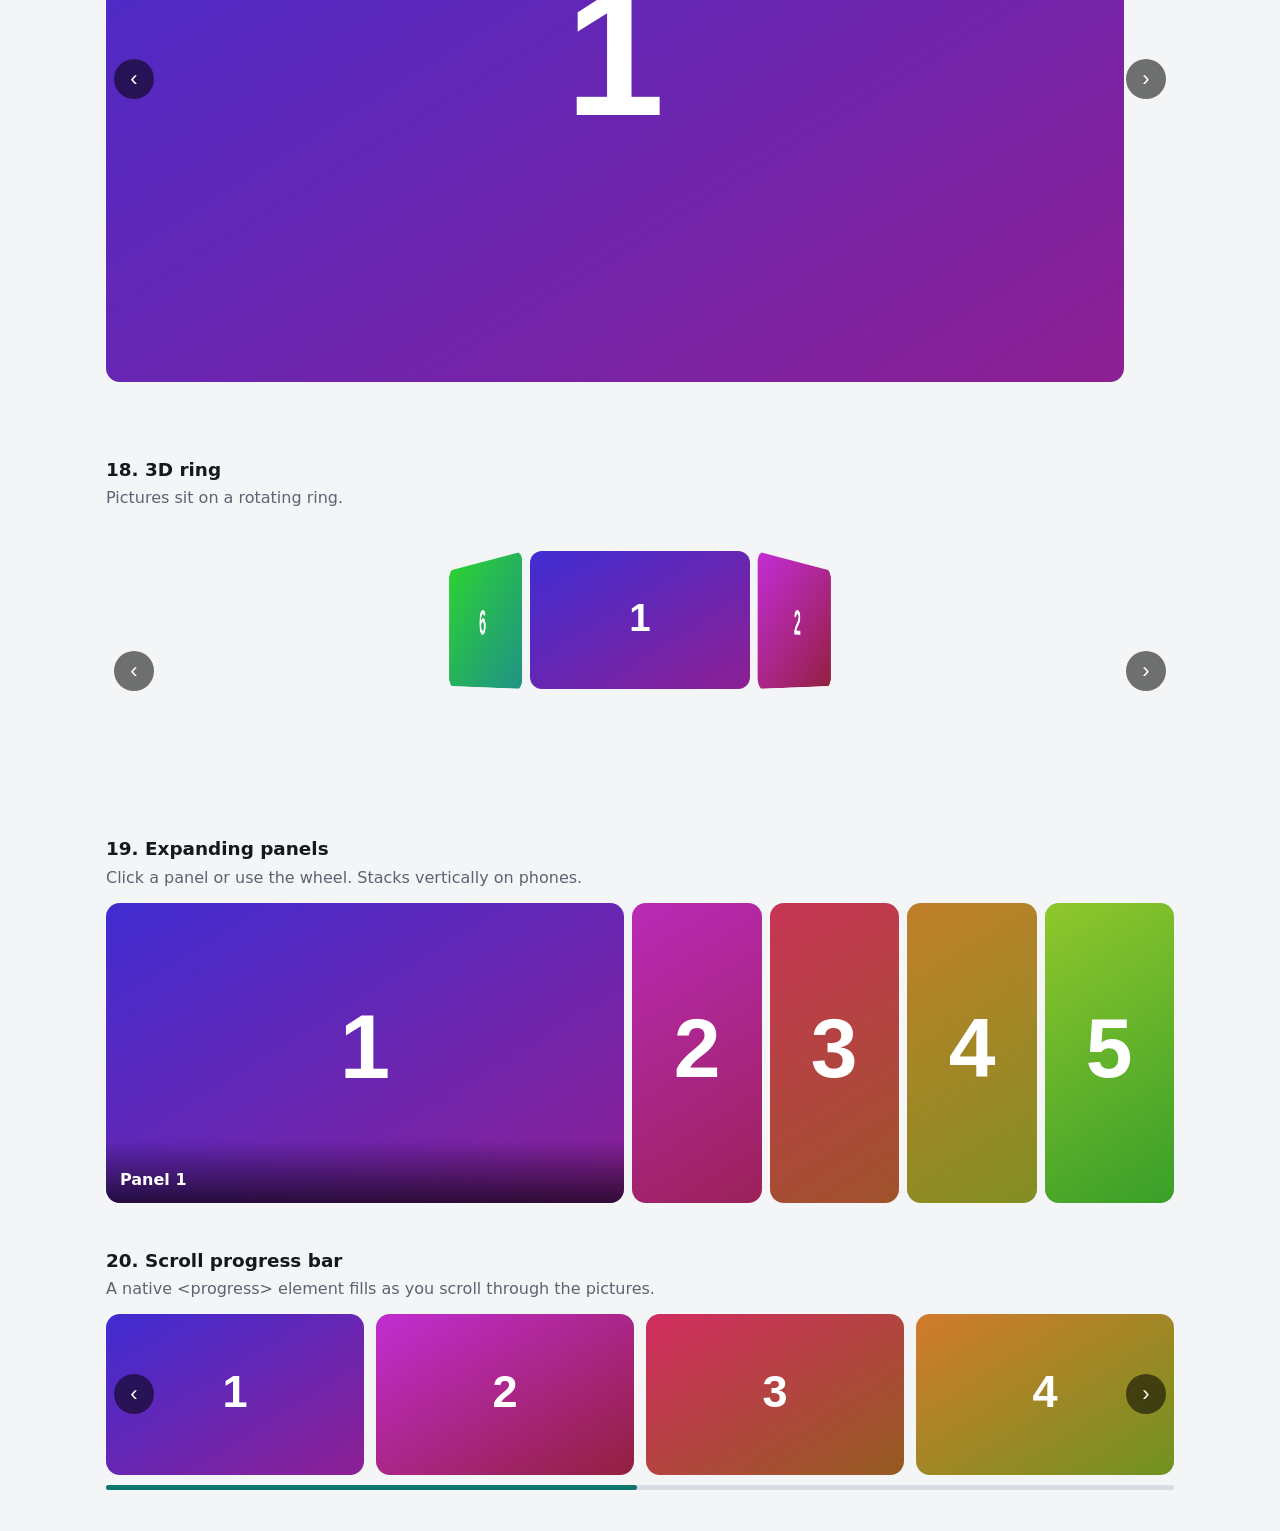
<file: carousels-20-images.html>
<!doctype html>
  <html lang="en">

  <head>
    <meta charset="utf-8">
    <meta name="viewport" content="width=device-width, initial-scale=1">
    <title>20 Responsive Image Carousels (CSS + JS + jQuery)</title>
    <style>
      :root {
        --bg: #f4f5f7;
        --fg: #14181f;
        --mut: #5b6472;
        --ac: #0f766e;
        --bd: #d9dde3;
        --card: #fff
      }

      @media(prefers-color-scheme:dark) {
        :root {
          --bg: #0e1116;
          --fg: #e9ecf1;
          --mut: #9aa3b2;
          --bd: #2a313c;
          --ac: #2dd4bf;
          --card: #171c25
        }
      }

      *,
      *::before,
      *::after {
        box-sizing: border-box
      }

      body {
        margin: 0;
        background: var(--bg);
        color: var(--fg);
        font: 16px/1.55 system-ui, -apple-system, "Segoe UI", Roboto, sans-serif
      }

      /* header {
        max-width: 1100px;
        margin: 0 auto;
        padding: 32px 16px 8px
      } */

      h1 {
        margin: 0 0 6px;
        font-size: clamp(1.6rem, 5vw, 2.4rem)
      }

      header p,
      .demo>p {
        margin: 0 0 12px;
        color: var(--mut)
      }

      .demo {
        max-width: 1100px;
        margin: 0 auto 44px;
        padding: 0 16px
      }

      .demo>h2 {
        margin: 0 0 2px;
        font-size: 1.15rem
      }

      button:focus-visible {
        outline: 3px solid var(--ac);
        outline-offset: 2px
      }

      /* ===== SHARED: slide (any tag with class "sl") ===== */
      .sl {
        display: block;
        position: relative;
        margin: 0;
        overflow: hidden;
        border-radius: 14px;
        aspect-ratio: 16/10;
        background: var(--bd)
      }

      .sl img {
        position: absolute;
        inset: 0;
        width: 100%;
        height: 100%;
        object-fit: cover;
        display: block
      }

      .cap {
        position: absolute;
        left: 0;
        right: 0;
        bottom: 0;
        padding: 28px 14px 10px;
        color: #fff;
        font-weight: 600;
        background: linear-gradient(transparent, rgba(0, 0, 0, .65))
      }

      .box {
        position: relative
      }

      .ar {
        position: absolute;
        top: 50%;
        transform: translateY(-50%);
        width: 40px;
        height: 40px;
        border: 0;
        border-radius: 50%;
        background: rgba(0, 0, 0, .55);
        color: #fff;
        font-size: 22px;
        line-height: 1;
        cursor: pointer;
        z-index: 5
      }

      .ar.p {
        left: 8px
      }

      .ar.n {
        right: 8px
      }

      /* ===== SHARED: native scroll-snap track (1-8, 20) ===== */
      .trk {
        position: relative;
        display: flex;
        gap: 12px;
        margin: 0;
        padding: 0;
        list-style: none;
        overflow-x: auto;
        scroll-snap-type: x proximity;
        scrollbar-width: thin;
        overscroll-behavior-x: contain
      }

      .trk.ns {
        scroll-snap-type: none !important
      }

      .trk>* {
        flex: 0 0 100%;
        scroll-snap-align: start
      }

      /* 02, 07, 20 cards per view */
      .cards {
        --n: 1
      }

      .cards>* {
        flex-basis: calc((100% - (var(--n) - 1)*12px)/var(--n))
      }

      @media(min-width:600px) {
        .cards {
          --n: 2
        }
      }

      @media(min-width:900px) {
        .cards {
          --n: 3
        }
      }

      @media(min-width:1100px) {
        .cards {
          --n: 4
        }
      }

      .card {
        aspect-ratio: auto;
        background: var(--card);
        border: 1px solid var(--bd)
      }

      .card img {
        position: static;
        height: auto;
        aspect-ratio: 16/10
      }

      .card h3,
      .card p {
        margin: 10px 12px
      }

      .card p {
        color: var(--mut);
        margin-top: 0
      }

      /* 03 peek */
      .peek {
        padding: 0 10%
      }

      .peek>* {
        flex-basis: 80%;
        scroll-snap-align: center
      }

      /* 04 vertical */
      .v {
        flex-direction: column;
        overflow-x: hidden;
        overflow-y: auto;
        height: 280px;
        scroll-snap-type: y mandatory
      }

      .v>* {
        flex: 0 0 100%;
        aspect-ratio: auto
      }

      /* 05, 06 center effects */
      .fx {
        perspective: 900px;
        gap: 0;
        padding: 24px calc(50% - 130px)
      }

      .fx>* {
        flex: 0 0 260px;
        scroll-snap-align: center;
        will-change: transform
      }

      /* 07 drag */
      .drag {
        cursor: grab;
        user-select: none
      }

      .drag.on {
        cursor: grabbing
      }

      /* 08 parallax image */
      .par .sl img {
        width: 130%;
        left: -15%;
        max-width: none
      }

      /* 20 progress */
      .pg {
        display: block;
        width: 100%;
        height: 5px;
        margin-top: 10px;
        border: 0;
        border-radius: 3px;
        appearance: none;
        background: var(--bd);
        color: var(--ac)
      }

      .pg::-webkit-progress-bar {
        background: var(--bd);
        border-radius: 3px
      }

      .pg::-webkit-progress-value {
        background: var(--ac);
        border-radius: 3px
      }

      .pg::-moz-progress-bar {
        background: var(--ac)
      }

      /* ===== SHARED: jQuery slider (9-14, 17, 18) ===== */
      .sx {
        position: relative;
        overflow: hidden;
        border-radius: 14px;
        touch-action: pan-y
      }

      .sx-in {
        display: flex;
        margin: 0;
        padding: 0;
        list-style: none;
        transition: transform .6s cubic-bezier(.2, .7, .2, 1)
      }

      .sx .sl {
        flex: 0 0 100%;
        border-radius: 0
      }

      .sx.fade .sx-in,
      .sx.stack .sx-in,
      .sx.ring .sx-in {
        display: block;
        position: relative;
        aspect-ratio: 16/10
      }

      .sx.fade .sl,
      .sx.stack .sl,
      .sx.ring .sl {
        position: absolute;
        inset: 0;
        aspect-ratio: auto
      }

      .sx.fade .sl {
        opacity: 0;
        transition: opacity .8s
      }

      .sx.fade .sl.on {
        opacity: 1
      }

      .zoom .sl img {
        transition: transform 7s linear
      }

      .zoom .sl.on img {
        transform: scale(1.2)
      }

      .zoom .sl:not(.on) img {
        transition: none;
        transform: scale(1)
      }

      .dots {
        position: absolute;
        bottom: 10px;
        left: 0;
        right: 0;
        display: flex;
        justify-content: center;
        gap: 8px;
        z-index: 4
      }

      .dots b {
        width: 10px;
        height: 10px;
        border-radius: 99px;
        background: rgba(255, 255, 255, .6);
        cursor: pointer;
        transition: width .3s
      }

      .dots b.on {
        background: #fff;
        width: 26px
      }

      .pb {
        position: absolute;
        left: 0;
        top: 0;
        height: 4px;
        background: #fff;
        width: 0;
        z-index: 4
      }

      .cnt {
        position: absolute;
        top: 10px;
        right: 12px;
        z-index: 4;
        background: rgba(0, 0, 0, .55);
        color: #fff;
        border-radius: 99px;
        padding: 2px 12px;
        font-size: .8rem
      }

      .th {
        display: flex;
        gap: 8px;
        margin-top: 8px;
        overflow-x: auto
      }

      .th img {
        flex: 0 0 76px;
        height: 50px;
        object-fit: cover;
        border-radius: 8px;
        cursor: pointer;
        opacity: .5
      }

      .th img.on {
        opacity: 1;
        outline: 2px solid var(--ac);
        outline-offset: 2px
      }

      .sx.stack,
      .sx.ring {
        overflow: visible
      }

      .sx.stack {
        padding-bottom: 30px
      }

      .sx.stack .sx-in {
        width: calc(100% - 50px)
      }

      .sx.stack .sl {
        border-radius: 14px;
        cursor: pointer;
        transition: transform .5s, opacity .5s
      }

      .sx.ring {
        perspective: 1000px;
        height: 240px
      }

      .sx.ring .sx-in {
        width: 220px;
        margin: 40px auto;
        transform-style: preserve-3d;
        transition: transform .8s
      }

      .sx.ring .sl {
        border-radius: 12px;
        backface-visibility: hidden
      }

      /* 13 testimonial slide */
      .q {
        display: flex;
        flex-direction: column;
        align-items: center;
        justify-content: center;
        text-align: center;
        padding: 20px;
        background: var(--card);
        border: 1px solid var(--bd);
        aspect-ratio: auto
      }

      .q .av {
        position: static;
        width: 64px;
        height: 64px;
        border-radius: 50%;
        margin-bottom: 10px
      }

      .q p {
        margin: 0 0 6px;
        font-size: 1.1rem
      }

      .q footer {
        color: var(--mut)
      }

      .qt .sx-in {
        aspect-ratio: auto;
        height: 290px
      }

      .qt .dots b {
        background: var(--bd)
      }

      .qt .dots b.on {
        background: var(--ac)
      }

      /* ===== 15 marquee (CSS only) ===== */
      .mq {
        overflow: hidden;
        margin-bottom: 12px
      }

      .mq-tr {
        display: flex;
        gap: 12px;
        width: max-content;
        margin: 0;
        padding: 0;
        list-style: none;
        animation: mq 35s linear infinite
      }

      .mq:hover .mq-tr {
        animation-play-state: paused
      }

      .mq.rev .mq-tr {
        animation-direction: reverse
      }

      .mq .sl {
        flex: 0 0 220px
      }

      @keyframes mq {
        to {
          transform: translateX(calc(-50% - 6px))
        }
      }

      /* ===== 16 page scroll drives sideways movement ===== */
      .hs {
        height: 260vh;
        position: relative
      }

      .hs-st {
        position: sticky;
        top: 12vh;
        height: 76vh;
        overflow: hidden;
        display: flex;
        align-items: center
      }

      .hs-tr {
        display: flex;
        gap: 16px;
        width: max-content;
        margin: 0;
        padding: 0;
        list-style: none;
        will-change: transform
      }

      .hs-tr .sl {
        flex: 0 0 min(70vw, 420px)
      }

      /* ===== 19 expanding panels ===== */
      .acc {
        display: flex;
        gap: 8px;
        height: 300px
      }

      .acc .sl {
        flex: 1;
        min-width: 0;
        aspect-ratio: auto;
        cursor: pointer;
        transition: flex .5s
      }

      .acc .sl.on {
        flex: 4
      }

      .acc .cap {
        opacity: 0;
        transition: opacity .4s;
        white-space: nowrap
      }

      .acc .on .cap {
        opacity: 1
      }

      @media(max-width:600px) {
        .acc {
          flex-direction: column;
          height: 400px
        }
      }

      @media(prefers-reduced-motion:reduce) {
        * {
          animation: none !important;
          transition: none !important
        }
      }
    </style>
    <script src="https://cdnjs.cloudflare.com/ajax/libs/jquery/3.7.1/jquery.min.js"></script>
    <script>
      /* ============ SHARED JS (used by several examples) ============ */

      /* Placeholder pictures. Remove this and put real paths in src="images/photo1.jpg" */
      function ph(n) {
        var h = (n * 47 + 200) % 360;
        return 'data:image/svg+xml,' + encodeURIComponent('<svg xmlns="http://www.w3.org/2000/svg" width="800" height="500"><defs><linearGradient id="g" x1="0" y1="0" x2="1" y2="1"><stop offset="0" stop-color="hsl(' + h + ',65%,50%)"/><stop offset="1" stop-color="hsl(' + (h + 50) + ',65%,35%)"/></linearGradient></defs><rect width="800" height="500" fill="url(#g)"/><text x="400" y="290" font-size="140" font-family="sans-serif" font-weight="700" fill="#fff" text-anchor="middle">' + n + '</text></svg>')
      }
      $(document).on('DOMContentLoaded', function () { });
      $(function () { $('img[data-ph]').each(function () { this.src = ph(this.dataset.ph) }) });

      /* Native tracks: adds arrows + turns the mouse wheel into sideways scroll */
      function nat(sel) {
        var $b = $(sel), t = $b.find('.trk')[0];
        function mv(d) { t.scrollBy({ left: d * t.clientWidth * .8, behavior: 'smooth' }) }
        $b.append($('<button class="ar p" aria-label="Previous">&#8249;</button>').click(function () { mv(-1) }),
          $('<button class="ar n" aria-label="Next">&#8250;</button>').click(function () { mv(1) }));
        $(t).on('wheel', function (e) {
          var o = e.originalEvent, mx = t.scrollWidth - t.clientWidth, l = t.scrollLeft;
          if (Math.abs(o.deltaY) <= Math.abs(o.deltaX) || mx <= 0) return;
          if ((o.deltaY > 0 && l < mx - 1) || (o.deltaY < 0 && l > 0)) {
            e.preventDefault();
            $(t).addClass('ns'); clearTimeout(t._t); t._t = setTimeout(function () { $(t).removeClass('ns') }, 160);
            t.scrollLeft = l + o.deltaY
          }
        })
      }

      /* jQuery slider plugin: modes slide | fade | stack | ring */
      $.fn.sx = function (o) {
        o = o || {}; return this.each(function () {
          var m = o.mode || 'slide', $r = $(this).addClass(m + ' ' + (o.cls || '')), $in = $r.find('.sx-in'), $s = $in.children(),
            n = $s.length, i = 0, tm, sx, $d, $pb, $th, $c;
          function go(k) { i = (k + n) % n; draw() }
          function draw() {
            $s.removeClass('on').eq(i).addClass('on');
            if (m == 'slide') $in.css('transform', 'translateX(' + (-i * 100) + '%)');
            if (m == 'stack') $s.each(function (k) {
              var d = (k - i + n) % n;
              $(this).css({ zIndex: n - d, opacity: d > 3 ? 0 : 1, transform: 'translate(' + d * 14 + 'px,' + d * 10 + 'px) scale(' + (1 - d * .05) + ')' })
            });
            if (m == 'ring') {
              var a = 360 / n; $in.css('transform', 'translateZ(-200px) rotateY(' + (-i * a) + 'deg)');
              $s.each(function (k) { $(this).css('transform', 'rotateY(' + k * a + 'deg) translateZ(200px)') })
            }
            if ($d) $d.children().removeClass('on').eq(i).addClass('on');
            if ($th) $th.children().removeClass('on').eq(i).addClass('on');
            if ($c) $c.text((i + 1) + ' / ' + n);
            if (o.auto) {
              clearTimeout(tm);
              if ($pb) $pb.stop(true).css('width', 0).animate({ width: '100%' }, o.auto, 'linear');
              tm = setTimeout(function () { go(i + 1) }, o.auto)
            }
          }
          $r.append($('<button class="ar p" aria-label="Previous">&#8249;</button>').click(function () { go(i - 1) }),
            $('<button class="ar n" aria-label="Next">&#8250;</button>').click(function () { go(i + 1) }));
          if (o.dots) { $d = $('<nav class="dots"/>'); $s.each(function (k) { $d.append($('<b/>').click(function () { go(k) })) }); $r.append($d) }
          if (o.bar) { $pb = $('<i class="pb"/>'); $r.append($pb) }
          if (o.count) { $c = $('<span class="cnt"/>'); $r.append($c) }
          if (o.thumbs) {
            $th = $('<nav class="th"/>').insertAfter($r);
            $s.each(function (k) { var im = $(this).find('img')[0], t = $('<img alt="">').attr('src', im.dataset.ph ? ph(im.dataset.ph) : im.src).click(function () { go(k) }); $th.append(t) })
          }
          if (m == 'stack') $s.click(function () { go(i + 1) });
          if (o.auto) $r.on('mouseenter', function () { clearTimeout(tm); if ($pb) $pb.stop(true) }).on('mouseleave', draw);
          $r.on('touchstart', function (e) { sx = e.originalEvent.touches[0].clientX })
            .on('touchend', function (e) { var dx = e.originalEvent.changedTouches[0].clientX - sx; if (Math.abs(dx) > 40) go(i + (dx < 0 ? 1 : -1)) });
          if (o.wheel) {
            var lk = 0; $r.on('wheel', function (e) {
              var d = e.originalEvent.deltaY; if (!d || lk) return;
              e.preventDefault(); lk = 1; setTimeout(function () { lk = 0 }, 600); go(i + (d > 0 ? 1 : -1))
            })
          }
          draw();
        })
      };
    </script>
  </head>

  <body>
    <header>
      <h1>20 responsive image carousels</h1>
      <p>Every example has its own markup (different tags, real <code>&lt;img&gt;</code> elements) and its own JS block.
        Scroll, swipe or drag each one; the mouse wheel over a carousel moves it sideways and page scroll continues at the
        ends. Pictures are generated placeholders: replace each <code>data-ph="n"</code> with
        <code>src="images/your-photo.jpg"</code>.</p>
    </header>
    <main>

      <!-- ================= 01 Native scroll-snap  (section > ul > li) ================= -->
      <section class="demo">
        <h2>1. Native scroll-snap</h2>
        <p>Pure CSS snapping. JS only adds arrows and wheel support.</p>
        <section class="box" id="c1">
          <ul class="trk">
            <li class="sl"><img data-ph="1" alt="Photo 1"><span class="cap">Photo 1</span></li>
            <li class="sl"><img data-ph="2" alt="Photo 2"><span class="cap">Photo 2</span></li>
            <li class="sl"><img data-ph="3" alt="Photo 3"><span class="cap">Photo 3</span></li>
            <li class="sl"><img data-ph="4" alt="Photo 4"><span class="cap">Photo 4</span></li>
          </ul>
        </section>
        <script>/* JS 01 */ nat('#c1');</script>
      </section>

      <!-- ================= 02 Responsive cards  (article > section cards) ================= -->
      <section class="demo">
        <h2>2. Responsive cards</h2>
        <p>1 / 2 / 3 / 4 cards per view depending on screen width.</p>
        <article class="box" id="c2">
          <section class="trk cards">
            <article class="sl card"><img data-ph="1" alt="Photo 1">
              <h3>Maize</h3>
              <p>Short description text.</p>
            </article>
            <article class="sl card"><img data-ph="2" alt="Photo 2">
              <h3>Makhana</h3>
              <p>Short description text.</p>
            </article>
            <article class="sl card"><img data-ph="3" alt="Photo 3">
              <h3>Spices</h3>
              <p>Short description text.</p>
            </article>
            <article class="sl card"><img data-ph="4" alt="Photo 4">
              <h3>Jaggery</h3>
              <p>Short description text.</p>
            </article>
            <article class="sl card"><img data-ph="5" alt="Photo 5">
              <h3>Rice</h3>
              <p>Short description text.</p>
            </article>
            <article class="sl card"><img data-ph="6" alt="Photo 6">
              <h3>Pulses</h3>
              <p>Short description text.</p>
            </article>
          </section>
        </article>
        <script>/* JS 02 */ nat('#c2');</script>
      </section>

      <!-- ================= 03 Peek  (aside > ol > li) ================= -->
      <section class="demo">
        <h2>3. Peek carousel</h2>
        <p>Centered slide with its neighbours peeking in.</p>
        <aside class="box" id="c3">
          <ol class="trk peek">
            <li class="sl"><img data-ph="1" alt="Photo 1"></li>
            <li class="sl"><img data-ph="2" alt="Photo 2"></li>
            <li class="sl"><img data-ph="3" alt="Photo 3"></li>
            <li class="sl"><img data-ph="4" alt="Photo 4"></li>
            <li class="sl"><img data-ph="5" alt="Photo 5"></li>
          </ol>
        </aside>
        <script>/* JS 03 */ nat('#c3');</script>
      </section>

      <!-- ================= 04 Vertical  (article > ul > li) ================= -->
      <section class="demo">
        <h2>4. Vertical scroll-snap</h2>
        <p>Scrolls up and down inside a fixed-height box. No JS needed.</p>
        <article class="box">
          <ul class="trk v">
            <li class="sl"><img data-ph="1" alt="Photo 1"><span class="cap">Photo 1</span></li>
            <li class="sl"><img data-ph="2" alt="Photo 2"><span class="cap">Photo 2</span></li>
            <li class="sl"><img data-ph="3" alt="Photo 3"><span class="cap">Photo 3</span></li>
            <li class="sl"><img data-ph="4" alt="Photo 4"><span class="cap">Photo 4</span></li>
          </ul>
        </article>
      </section>

      <!-- ================= 05 Coverflow  (section > ol > li) ================= -->
      <section class="demo">
        <h2>5. Coverflow (scroll-linked 3D)</h2>
        <p>Rotation and scale follow the scroll position.</p>
        <section class="box" id="c5">
          <ol class="trk fx">
            <li class="sl"><img data-ph="1" alt="Photo 1"></li>
            <li class="sl"><img data-ph="2" alt="Photo 2"></li>
            <li class="sl"><img data-ph="3" alt="Photo 3"></li>
            <li class="sl"><img data-ph="4" alt="Photo 4"></li>
            <li class="sl"><img data-ph="5" alt="Photo 5"></li>
            <li class="sl"><img data-ph="6" alt="Photo 6"></li>
          </ol>
        </section>
        <script>/* JS 05 */
          (function () {
            var t = $('#c5 .trk'), el = t[0];
            function f() {
              t.children().each(function () {
                var d = (this.offsetLeft + this.offsetWidth / 2 - el.scrollLeft - el.clientWidth / 2) / this.offsetWidth, a = Math.min(Math.abs(d), 1.5);
                this.style.transform = 'rotateY(' + (-Math.max(-1.5, Math.min(1.5, d)) * 40) + 'deg) scale(' + (1 - a * .12) + ')';
                this.style.opacity = 1 - a * .3
              })
            }
            t.on('scroll', f); $(window).on('resize', f); f(); nat('#c5');
          })();
        </script>
      </section>

      <!-- ================= 06 Scale on center  (aside > ul > li) ================= -->
      <section class="demo">
        <h2>6. Scale on center</h2>
        <p>The picture nearest the middle grows; the rest shrink and fade.</p>
        <aside class="box" id="c6">
          <ul class="trk fx">
            <li class="sl"><img data-ph="1" alt="Photo 1"></li>
            <li class="sl"><img data-ph="2" alt="Photo 2"></li>
            <li class="sl"><img data-ph="3" alt="Photo 3"></li>
            <li class="sl"><img data-ph="4" alt="Photo 4"></li>
            <li class="sl"><img data-ph="5" alt="Photo 5"></li>
            <li class="sl"><img data-ph="6" alt="Photo 6"></li>
          </ul>
        </aside>
        <script>/* JS 06 */
          (function () {
            var t = $('#c6 .trk'), el = t[0];
            function f() {
              t.children().each(function () {
                var d = Math.min(Math.abs((this.offsetLeft + this.offsetWidth / 2 - el.scrollLeft - el.clientWidth / 2) / this.offsetWidth), 1);
                this.style.transform = 'scale(' + (1.05 - d * .3) + ')'; this.style.opacity = 1 - d * .45
              })
            }
            t.on('scroll', f); $(window).on('resize', f); f(); nat('#c6');
          })();
        </script>
      </section>

      <!-- ================= 07 Drag to scroll  (nav > section > a) ================= -->
      <section class="demo">
        <h2>7. Drag to scroll</h2>
        <p>Grab with the mouse and drag. Touch uses native swipe. Each picture is a link.</p>
        <nav class="box" id="c7">
          <section class="trk cards drag">
            <a class="sl" href="#p1"><img data-ph="1" alt="Photo 1"></a>
            <a class="sl" href="#p2"><img data-ph="2" alt="Photo 2"></a>
            <a class="sl" href="#p3"><img data-ph="3" alt="Photo 3"></a>
            <a class="sl" href="#p4"><img data-ph="4" alt="Photo 4"></a>
            <a class="sl" href="#p5"><img data-ph="5" alt="Photo 5"></a>
            <a class="sl" href="#p6"><img data-ph="6" alt="Photo 6"></a>
          </section>
        </nav>
        <script>/* JS 07 */
          (function () {
            var t = $('#c7 .trk'), el = t[0], moved = 0;
            t.on('mousedown', function (e) {
              var x = e.pageX, l = el.scrollLeft; moved = 0; t.addClass('ns on');
              $(document).on('mousemove.c7', function (e) { moved = Math.abs(e.pageX - x); el.scrollLeft = l - (e.pageX - x) })
                .one('mouseup', function () { $(document).off('mousemove.c7'); t.removeClass('ns on') })
            });
            t.on('click', 'a', function (e) { if (moved > 5) e.preventDefault() });  /* a drag is not a click */
            t.on('dragstart', function (e) { e.preventDefault() });
            nat('#c7');
          })();
        </script>
      </section>

      <!-- ================= 08 Parallax image  (section > ul > li) ================= -->
      <section class="demo">
        <h2>8. Parallax image</h2>
        <p>The picture inside each frame slides at a different speed than the frame.</p>
        <section class="box" id="c8">
          <ul class="trk peek par">
            <li class="sl"><img data-ph="1" alt="Photo 1"></li>
            <li class="sl"><img data-ph="2" alt="Photo 2"></li>
            <li class="sl"><img data-ph="3" alt="Photo 3"></li>
            <li class="sl"><img data-ph="4" alt="Photo 4"></li>
            <li class="sl"><img data-ph="5" alt="Photo 5"></li>
          </ul>
        </section>
        <script>/* JS 08 */
          (function () {
            var t = $('#c8 .trk'), el = t[0];
            function f() {
              t.children().each(function () {
                var d = (this.offsetLeft + this.offsetWidth / 2 - el.scrollLeft - el.clientWidth / 2) / this.offsetWidth;
                $(this).find('img').css('transform', 'translateX(' + (-d * 40) + 'px)')
              })
            }
            t.on('scroll', f); $(window).on('resize', f); f(); nat('#c8');
          })();
        </script>
      </section>

      <!-- ================= 09 Slider: arrows, dots, swipe, wheel  (section > ul > li) ================= -->
      <section class="demo">
        <h2>9. jQuery slider: arrows, dots, swipe, wheel</h2>
        <p>Wheel over it to change picture.</p>
        <section class="sx" id="c9">
          <ul class="sx-in">
            <li class="sl"><img data-ph="1" alt="Photo 1"></li>
            <li class="sl"><img data-ph="2" alt="Photo 2"></li>
            <li class="sl"><img data-ph="3" alt="Photo 3"></li>
            <li class="sl"><img data-ph="4" alt="Photo 4"></li>
            <li class="sl"><img data-ph="5" alt="Photo 5"></li>
          </ul>
        </section>
        <script>/* JS 09 */ $('#c9').sx({ dots: 1, wheel: 1 });</script>
      </section>

      <!-- ================= 10 Fade + autoplay + progress  (article > section > figure) ================= -->
      <section class="demo">
        <h2>10. Fade with autoplay and progress bar</h2>
        <p>Pauses on hover.</p>
        <article class="sx" id="c10">
          <section class="sx-in">
            <figure class="sl"><img data-ph="1" alt="Photo 1">
              <figcaption class="cap">First caption</figcaption>
            </figure>
            <figure class="sl"><img data-ph="2" alt="Photo 2">
              <figcaption class="cap">Second caption</figcaption>
            </figure>
            <figure class="sl"><img data-ph="3" alt="Photo 3">
              <figcaption class="cap">Third caption</figcaption>
            </figure>
            <figure class="sl"><img data-ph="4" alt="Photo 4">
              <figcaption class="cap">Fourth caption</figcaption>
            </figure>
          </section>
        </article>
        <script>/* JS 10 */ $('#c10').sx({ mode: 'fade', auto: 4000, bar: 1, dots: 1 });</script>
      </section>

      <!-- ================= 11 Ken Burns zoom  (aside > ol > li) ================= -->
      <section class="demo">
        <h2>11. Ken Burns zoom</h2>
        <p>Slow zoom on the active picture.</p>
        <aside class="sx" id="c11">
          <ol class="sx-in">
            <li class="sl"><img data-ph="1" alt="Photo 1"></li>
            <li class="sl"><img data-ph="2" alt="Photo 2"></li>
            <li class="sl"><img data-ph="3" alt="Photo 3"></li>
            <li class="sl"><img data-ph="4" alt="Photo 4"></li>
          </ol>
        </aside>
        <script>/* JS 11 */ $('#c11').sx({ mode: 'fade', cls: 'zoom', auto: 5000, dots: 1 });</script>
      </section>

      <!-- ================= 12 Thumbnail gallery  (section > ul > li) ================= -->
      <section class="demo">
        <h2>12. Thumbnail gallery</h2>
        <p>Thumbnails are built from the slide images automatically.</p>
        <section class="sx" id="c12">
          <ul class="sx-in">
            <li class="sl"><img data-ph="1" alt="Photo 1"></li>
            <li class="sl"><img data-ph="2" alt="Photo 2"></li>
            <li class="sl"><img data-ph="3" alt="Photo 3"></li>
            <li class="sl"><img data-ph="4" alt="Photo 4"></li>
            <li class="sl"><img data-ph="5" alt="Photo 5"></li>
            <li class="sl"><img data-ph="6" alt="Photo 6"></li>
          </ul>
        </section>
        <script>/* JS 12 */ $('#c12').sx({ thumbs: 1 });</script>
      </section>

      <!-- ================= 13 Testimonials  (article > section > blockquote) ================= -->
      <section class="demo">
        <h2>13. Testimonials</h2>
        <p>Fade slider with a round photo, quote and name.</p>
        <article class="sx" id="c13">
          <section class="sx-in">
            <blockquote class="sl q"><img class="av" data-ph="1" alt="Asha">
              <p>Smooth on my phone and fast on desktop.</p>
              <footer>Asha, Delhi</footer>
            </blockquote>
            <blockquote class="sl q"><img class="av" data-ph="2" alt="Ravi">
              <p>Dropped into our site in ten minutes.</p>
              <footer>Ravi, Patna</footer>
            </blockquote>
            <blockquote class="sl q"><img class="av" data-ph="3" alt="Meera">
              <p>Scrolling feels natural everywhere.</p>
              <footer>Meera, Roorkee</footer>
            </blockquote>
          </section>
        </article>
        <script>/* JS 13 */ $('#c13').sx({ mode: 'fade', cls: 'qt', auto: 6000, dots: 1 });</script>
      </section>

      <!-- ================= 14 Loop + counter  (aside > ol > li) ================= -->
      <section class="demo">
        <h2>14. Wrap-around loop with counter</h2>
        <p>Autoplay; goes from the last picture back to the first.</p>
        <aside class="sx" id="c14">
          <ol class="sx-in">
            <li class="sl"><img data-ph="1" alt="Photo 1"></li>
            <li class="sl"><img data-ph="2" alt="Photo 2"></li>
            <li class="sl"><img data-ph="3" alt="Photo 3"></li>
            <li class="sl"><img data-ph="4" alt="Photo 4"></li>
            <li class="sl"><img data-ph="5" alt="Photo 5"></li>
          </ol>
        </aside>
        <script>/* JS 14 */ $('#c14').sx({ count: 1, auto: 3000 });</script>
      </section>

      <!-- ================= 15 Infinite marquee  (section > ul > li) ================= -->
      <section class="demo">
        <h2>15. Infinite marquee</h2>
        <p>CSS animation. JS only duplicates the pictures so the loop has no gap.</p>
        <section class="mq">
          <ul class="mq-tr">
            <li class="sl"><img data-ph="1" alt="Photo 1"></li>
            <li class="sl"><img data-ph="2" alt="Photo 2"></li>
            <li class="sl"><img data-ph="3" alt="Photo 3"></li>
            <li class="sl"><img data-ph="4" alt="Photo 4"></li>
            <li class="sl"><img data-ph="5" alt="Photo 5"></li>
          </ul>
        </section>
        <section class="mq rev">
          <ul class="mq-tr">
            <li class="sl"><img data-ph="6" alt="Photo 6"></li>
            <li class="sl"><img data-ph="7" alt="Photo 7"></li>
            <li class="sl"><img data-ph="8" alt="Photo 8"></li>
            <li class="sl"><img data-ph="9" alt="Photo 9"></li>
            <li class="sl"><img data-ph="10" alt="Photo 10"></li>
          </ul>
        </section>
        <script>/* JS 15 */
          $('.mq-tr').each(function () { var $t = $(this); $t.append($t.children().clone().attr('aria-hidden', 'true')); });
        </script>
      </section>

      <!-- ================= 16 Page scroll moves it sideways  (article > section > ul) ================= -->
      <section class="demo">
        <h2>16. Page scroll moves it sideways</h2>
        <p>Scroll the page down: vertical scrolling drives the horizontal movement.</p>
        <article class="hs" id="c16">
          <section class="hs-st">
            <ul class="hs-tr">
              <li class="sl"><img data-ph="1" alt="Photo 1"></li>
              <li class="sl"><img data-ph="2" alt="Photo 2"></li>
              <li class="sl"><img data-ph="3" alt="Photo 3"></li>
              <li class="sl"><img data-ph="4" alt="Photo 4"></li>
              <li class="sl"><img data-ph="5" alt="Photo 5"></li>
              <li class="sl"><img data-ph="6" alt="Photo 6"></li>
            </ul>
          </section>
        </article>
        <script>/* JS 16 */
          (function () {
            var hs = $('#c16')[0], st = $(hs).find('.hs-st')[0], tr = $(hs).find('.hs-tr')[0];
            function f() {
              var top = parseFloat(getComputedStyle(st).top), r = hs.getBoundingClientRect(),
              p = Math.max(0, Math.min(1, (top - r.top) / (r.height - st.offsetHeight)));
              tr.style.transform = 'translateX(' + (-p * Math.max(0, tr.scrollWidth - st.clientWidth)) + 'px)'
            }
            $(window).on('scroll resize', f); f();
          })();
        </script>
      </section>

      <!-- ================= 17 Stacked cards  (aside > ol > li) ================= -->
      <section class="demo">
        <h2>17. Stacked cards</h2>
        <p>Click, swipe or wheel to send the top card to the back.</p>
        <aside class="sx" id="c17">
          <ol class="sx-in">
            <li class="sl"><img data-ph="1" alt="Photo 1"></li>
            <li class="sl"><img data-ph="2" alt="Photo 2"></li>
            <li class="sl"><img data-ph="3" alt="Photo 3"></li>
            <li class="sl"><img data-ph="4" alt="Photo 4"></li>
            <li class="sl"><img data-ph="5" alt="Photo 5"></li>
          </ol>
        </aside>
        <script>/* JS 17 */ $('#c17').sx({ mode: 'stack', wheel: 1 });</script>
      </section>

      <!-- ================= 18 3D ring  (section > ul > li) ================= -->
      <section class="demo">
        <h2>18. 3D ring</h2>
        <p>Pictures sit on a rotating ring.</p>
        <section class="sx" id="c18">
          <ul class="sx-in">
            <li class="sl"><img data-ph="1" alt="Photo 1"></li>
            <li class="sl"><img data-ph="2" alt="Photo 2"></li>
            <li class="sl"><img data-ph="3" alt="Photo 3"></li>
            <li class="sl"><img data-ph="4" alt="Photo 4"></li>
            <li class="sl"><img data-ph="5" alt="Photo 5"></li>
            <li class="sl"><img data-ph="6" alt="Photo 6"></li>
          </ul>
        </section>
        <script>/* JS 18 */ $('#c18').sx({ mode: 'ring', wheel: 1 });</script>
      </section>

      <!-- ================= 19 Expanding panels  (section > figure) ================= -->
      <section class="demo">
        <h2>19. Expanding panels</h2>
        <p>Click a panel or use the wheel. Stacks vertically on phones.</p>
        <section class="acc" id="c19">
          <figure class="sl on"><img data-ph="1" alt="Photo 1">
            <figcaption class="cap">Panel 1</figcaption>
          </figure>
          <figure class="sl"><img data-ph="2" alt="Photo 2">
            <figcaption class="cap">Panel 2</figcaption>
          </figure>
          <figure class="sl"><img data-ph="3" alt="Photo 3">
            <figcaption class="cap">Panel 3</figcaption>
          </figure>
          <figure class="sl"><img data-ph="4" alt="Photo 4">
            <figcaption class="cap">Panel 4</figcaption>
          </figure>
          <figure class="sl"><img data-ph="5" alt="Photo 5">
            <figcaption class="cap">Panel 5</figcaption>
          </figure>
        </section>
        <script>/* JS 19 */
          (function () {
            var $a = $('#c19'), $p = $a.children(), lk = 0;
            function on(j) { $p.removeClass('on').eq(j).addClass('on') }
            $p.click(function () { on($p.index(this)) });
            $a.on('wheel', function (e) {
              var d = e.originalEvent.deltaY, j = $p.index($p.filter('.on')) + (d > 0 ? 1 : -1);
              if (!d || lk || j < 0 || j >= $p.length) return; e.preventDefault(); lk = 1; setTimeout(function () { lk = 0 }, 400); on(j)
            })
          })();
        </script>
      </section>

      <!-- ================= 20 Scroll progress bar  (article > ul > li + progress) ================= -->
      <section class="demo">
        <h2>20. Scroll progress bar</h2>
        <p>A native &lt;progress&gt; element fills as you scroll through the pictures.</p>
        <article class="box" id="c20">
          <ul class="trk cards">
            <li class="sl"><img data-ph="1" alt="Photo 1"></li>
            <li class="sl"><img data-ph="2" alt="Photo 2"></li>
            <li class="sl"><img data-ph="3" alt="Photo 3"></li>
            <li class="sl"><img data-ph="4" alt="Photo 4"></li>
            <li class="sl"><img data-ph="5" alt="Photo 5"></li>
            <li class="sl"><img data-ph="6" alt="Photo 6"></li>
            <li class="sl"><img data-ph="7" alt="Photo 7"></li>
            <li class="sl"><img data-ph="8" alt="Photo 8"></li>
          </ul>
        </article>
        <progress class="pg" id="pg20" max="100" value="0"></progress>
        <script>/* JS 20 */
          (function () {
            var t = $('#c20 .trk'), el = t[0], pg = $('#pg20')[0];
            function f() { pg.value = (el.scrollLeft + el.clientWidth) / el.scrollWidth * 100 }
            t.on('scroll', f); $(window).on('resize', f); f(); nat('#c20');
          })();
        </script>
      </section>

    </main>
  </body>

  </html>
</file>
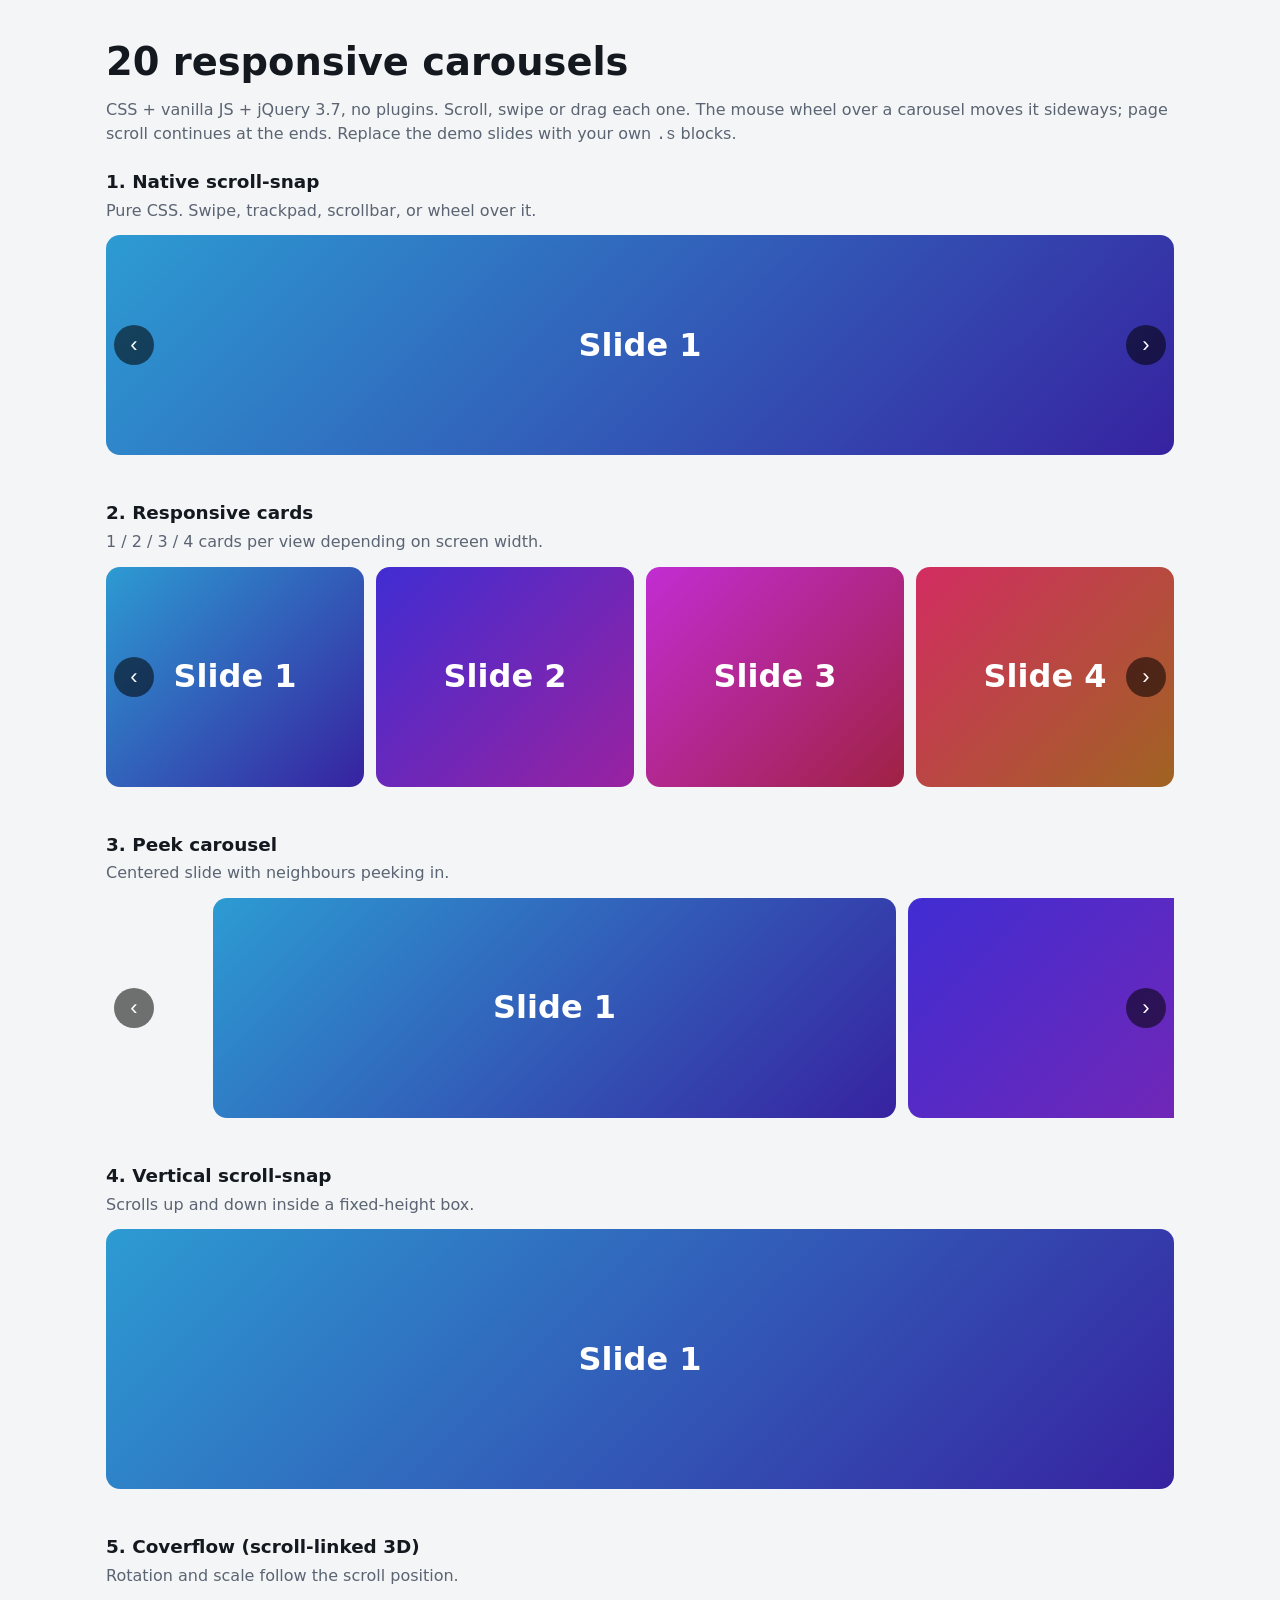
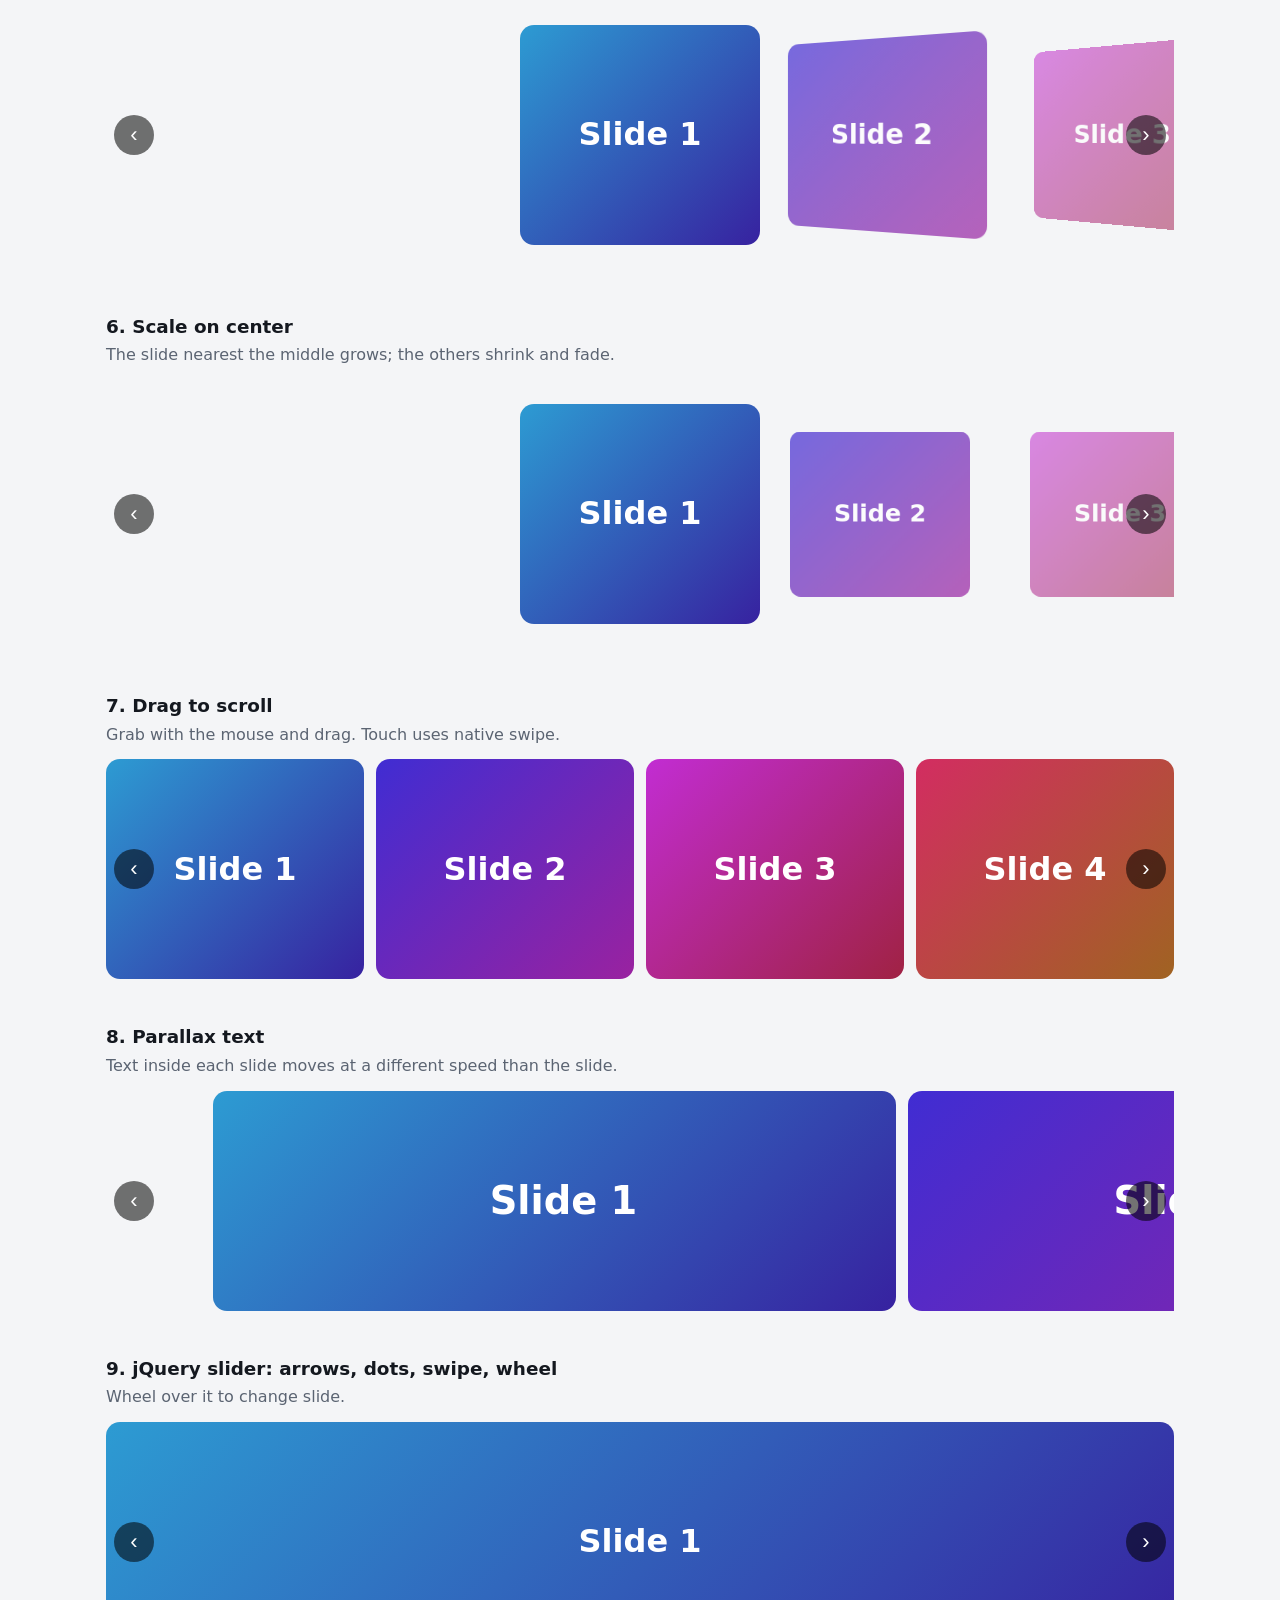
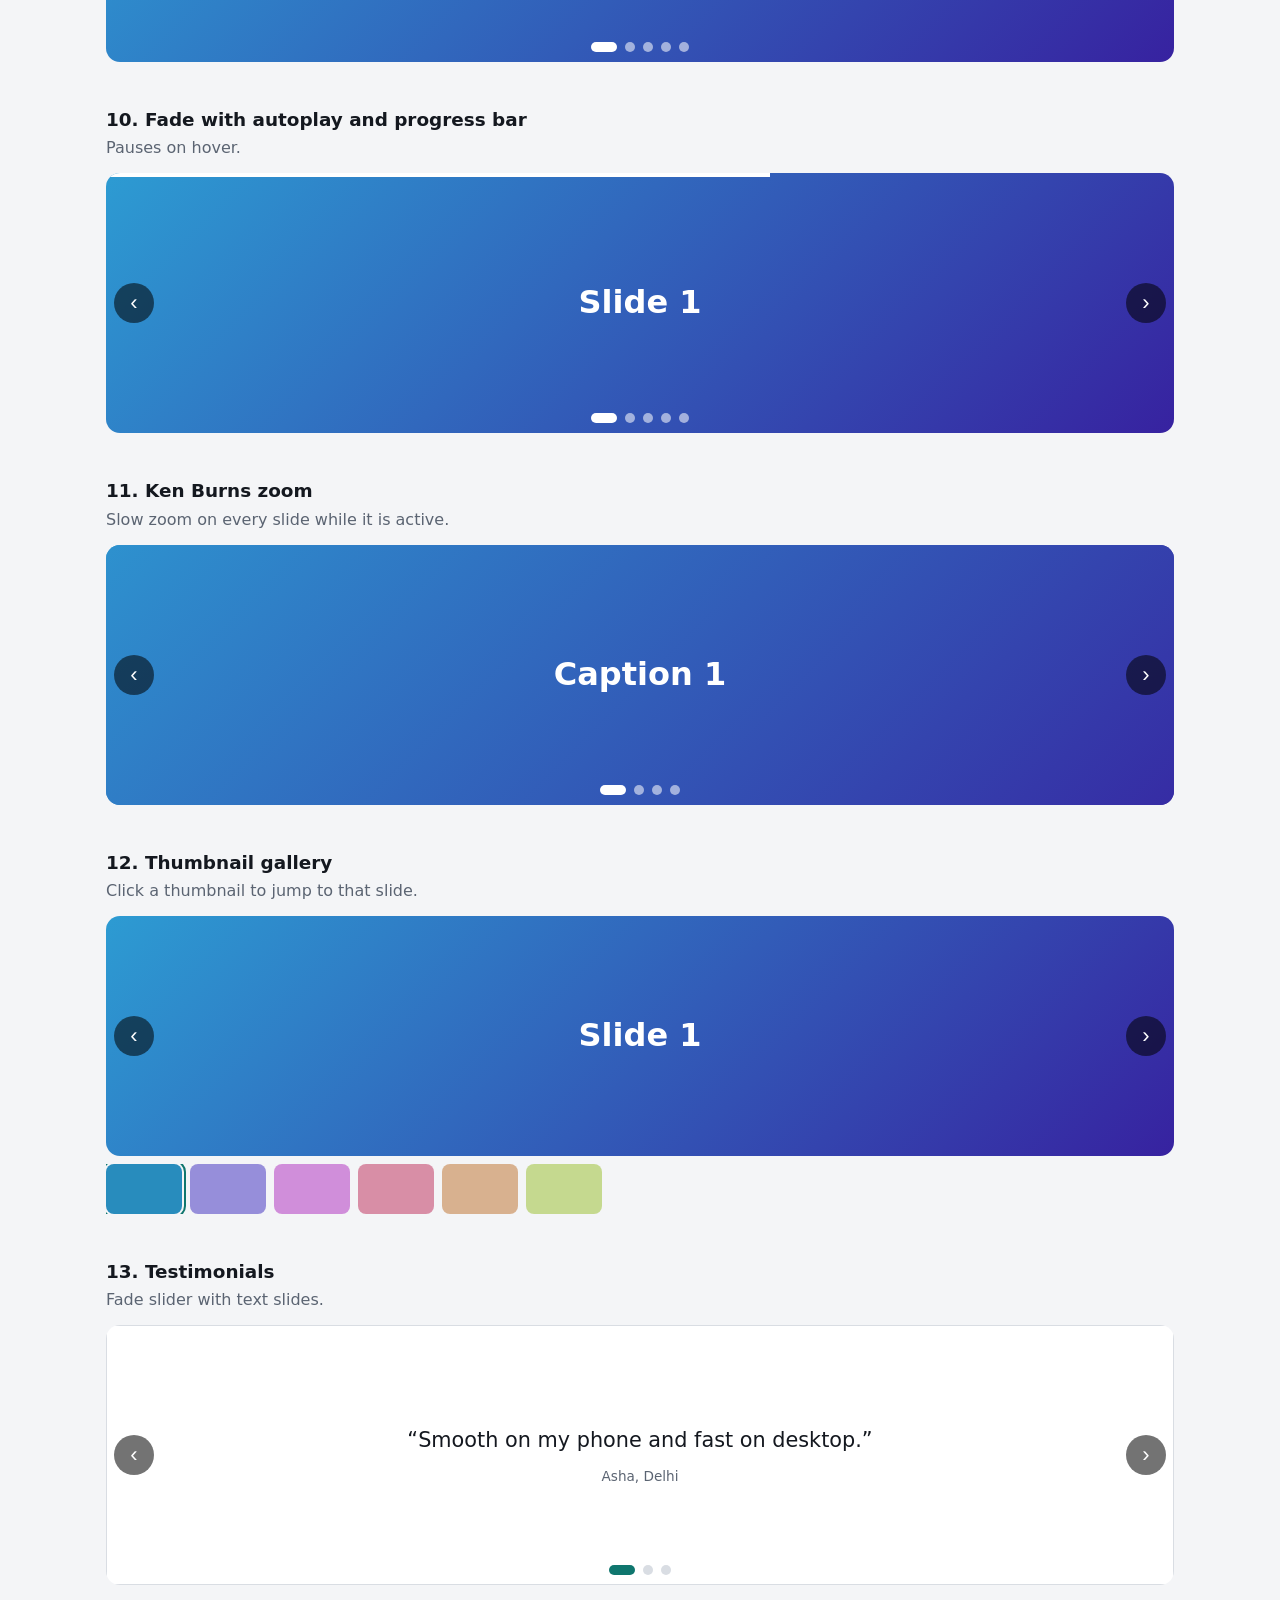
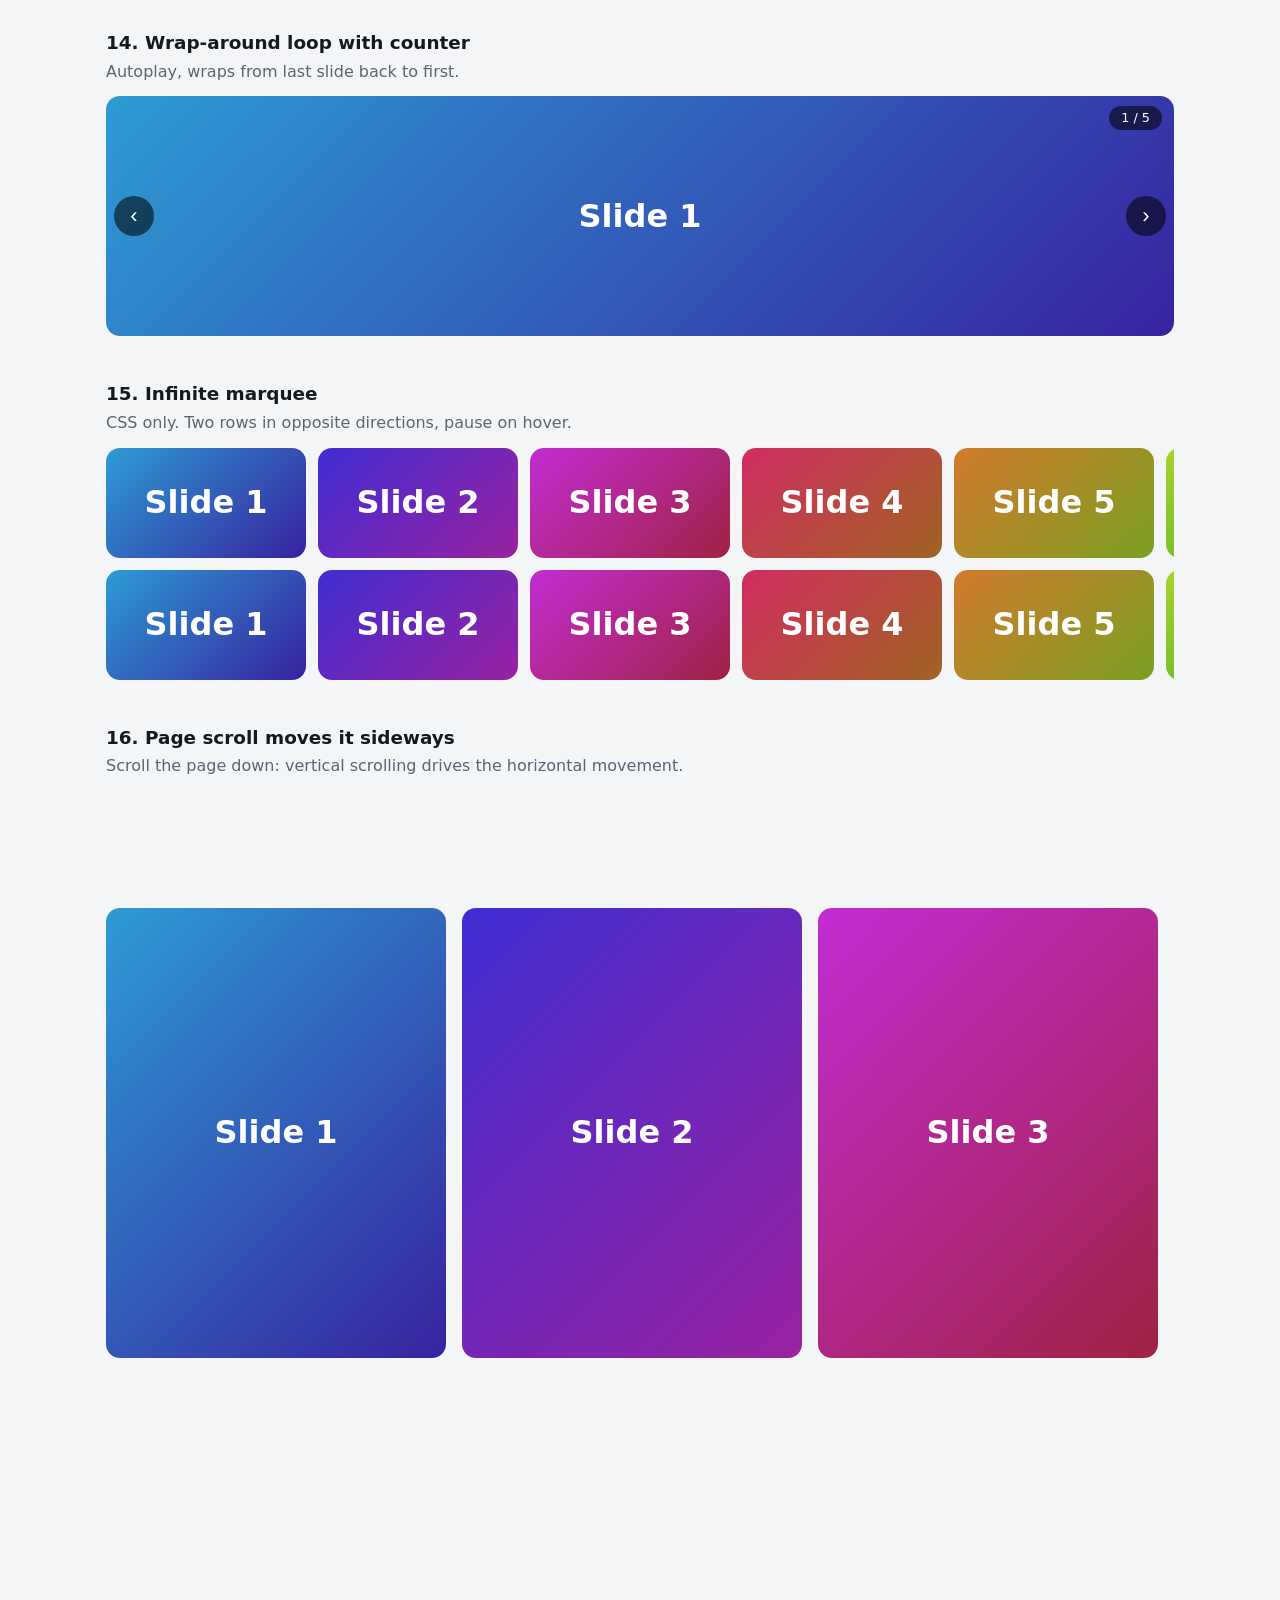
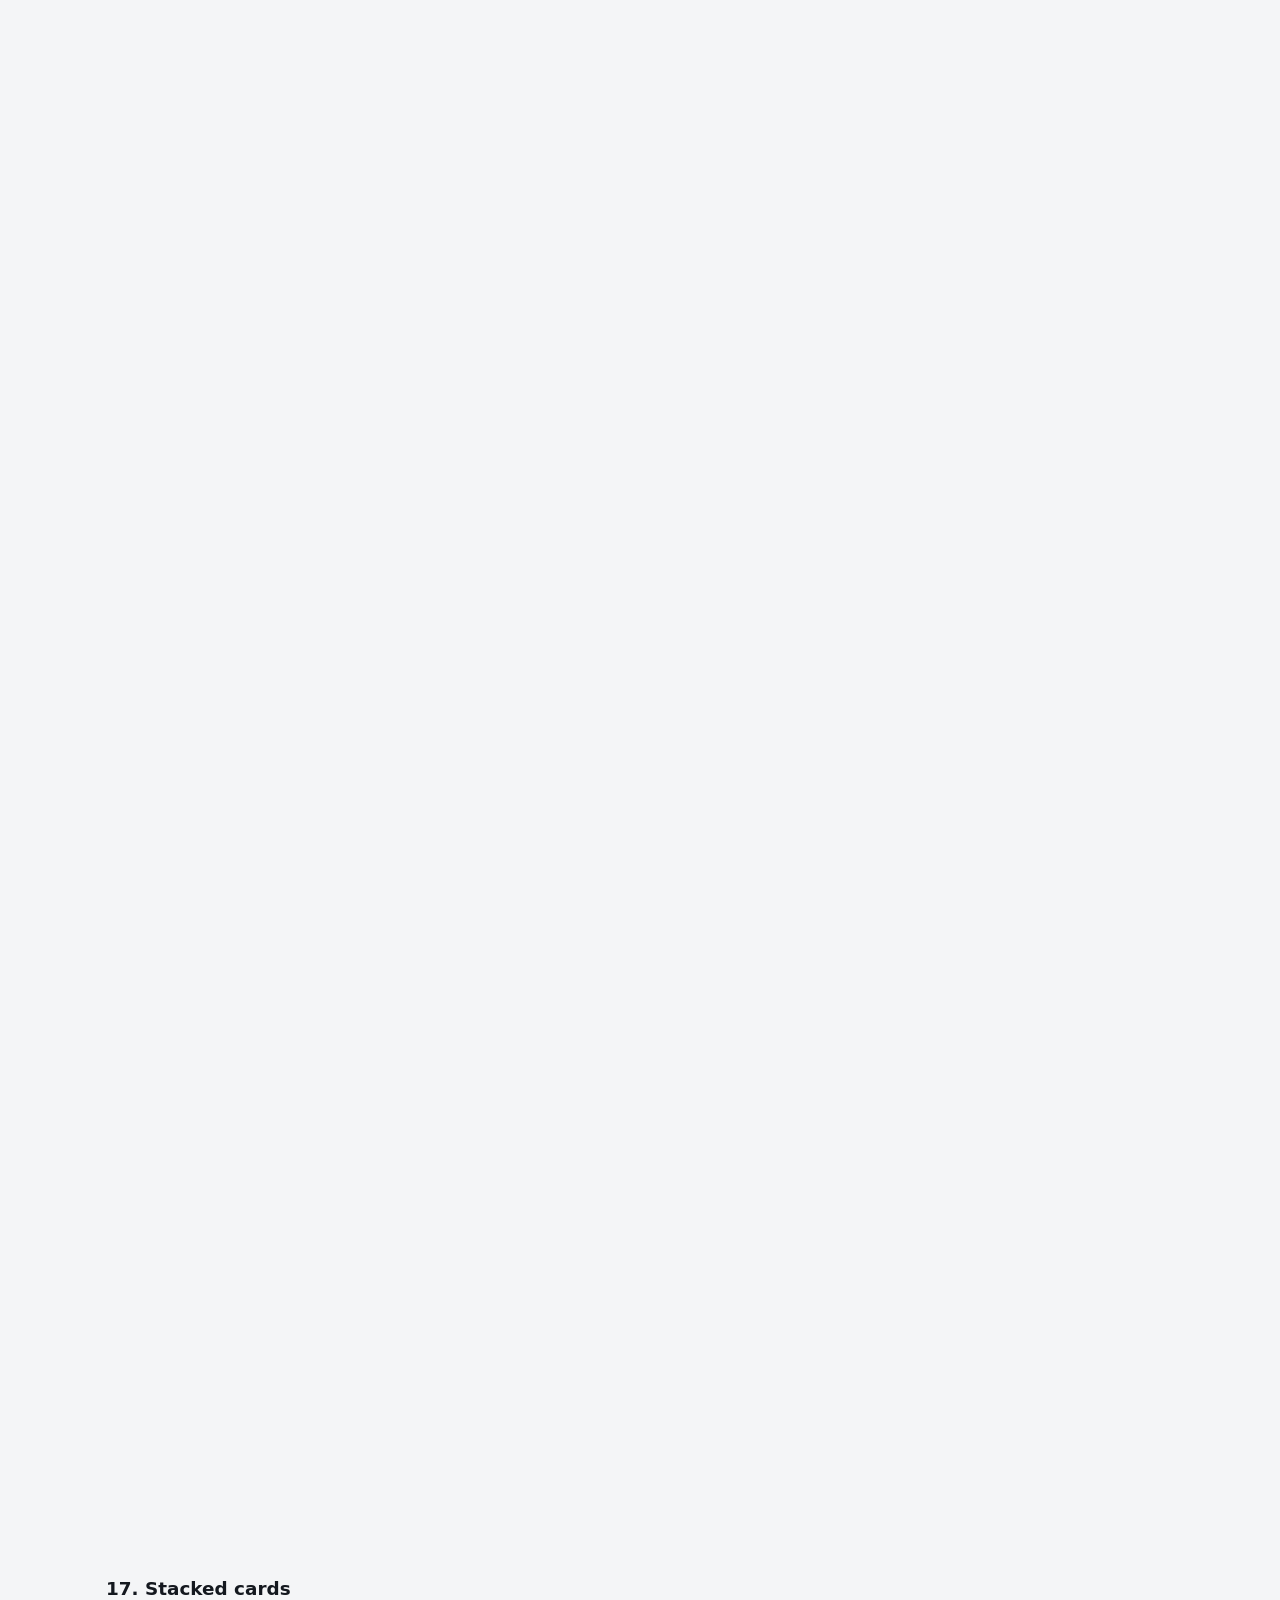
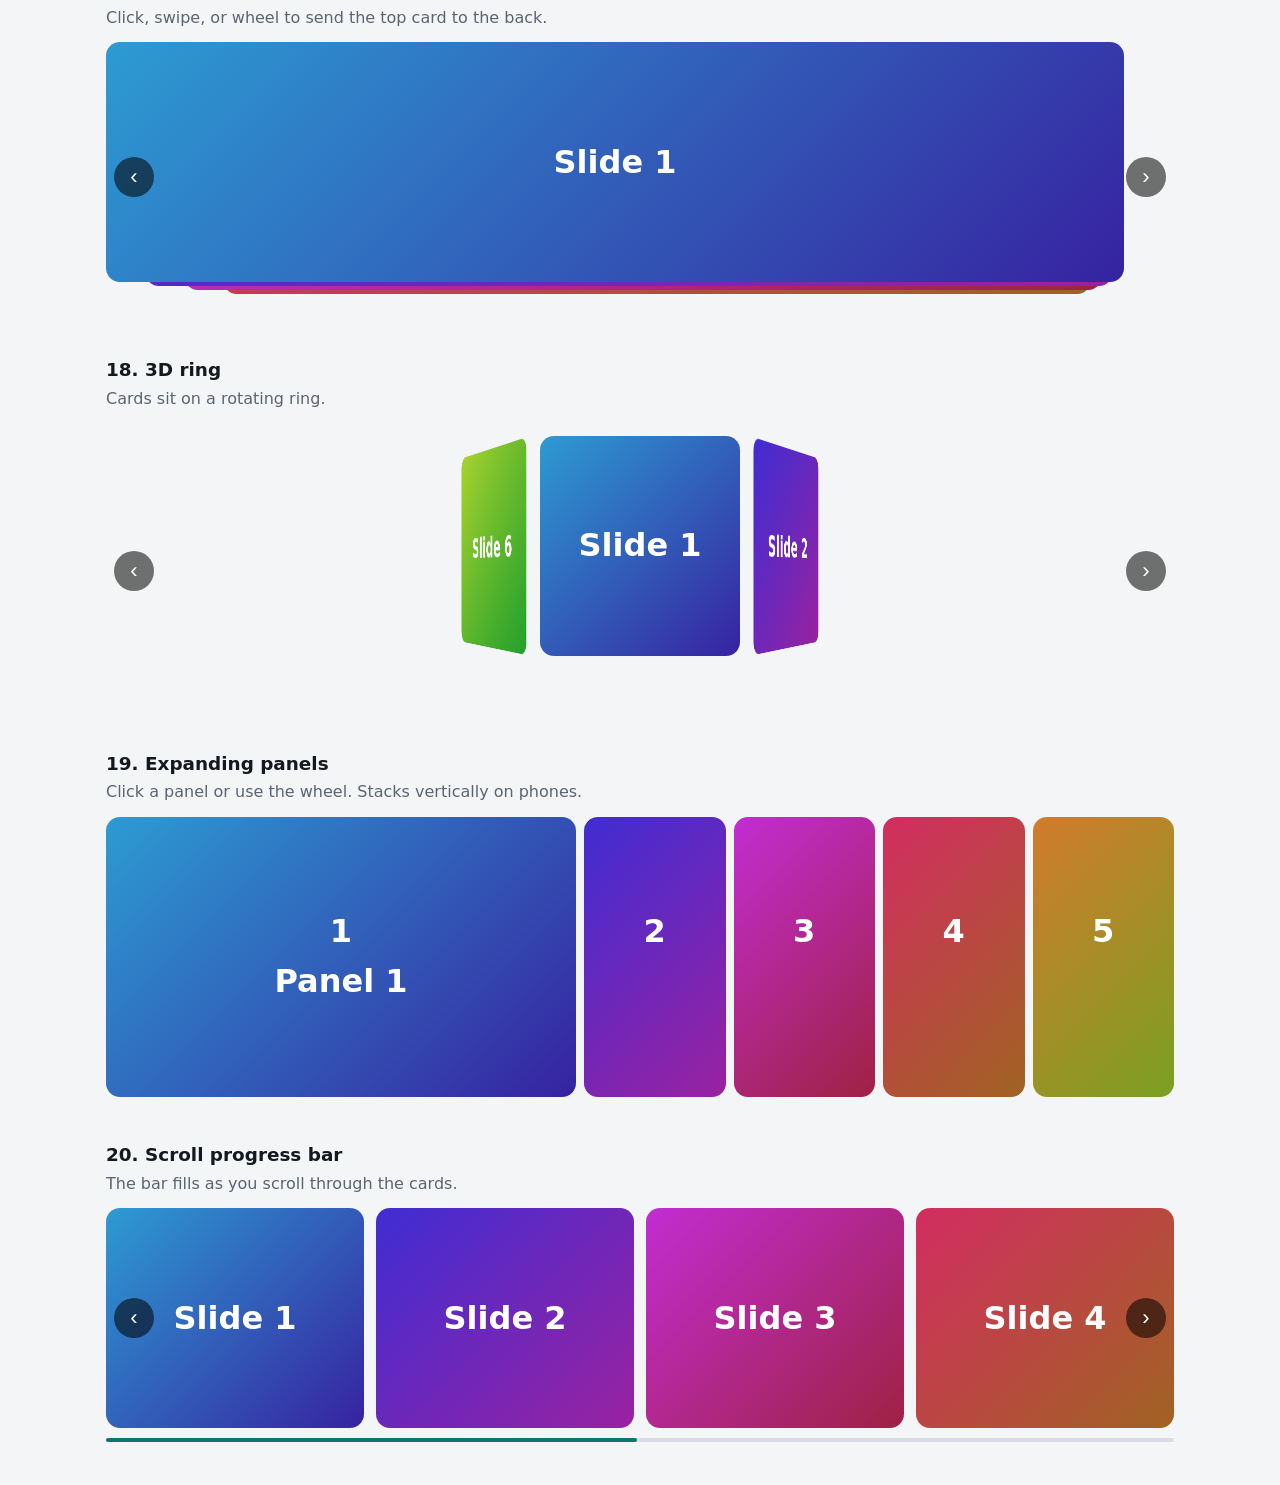
<file: ss.html>
<!doctype html>
<html lang="en">

<head>
  <meta charset="utf-8">
  <meta name="viewport" content="width=device-width, initial-scale=1">
  <title>20 Responsive Carousels (CSS + JS + jQuery)</title>
  <style>
    :root {
      --bg: #f4f5f7;
      --fg: #14181f;
      --mut: #5b6472;
      --ac: #0f766e;
      --bd: #d9dde3;
      --card: #fff
    }

    @media(prefers-color-scheme:dark) {
      :root {
        --bg: #0e1116;
        --fg: #e9ecf1;
        --mut: #9aa3b2;
        --bd: #2a313c;
        --ac: #2dd4bf;
        --card: #171c25
      }
    }

    *,
    *::before,
    *::after {
      box-sizing: border-box
    }

    body {
      margin: 0;
      background: var(--bg);
      color: var(--fg);
      font: 16px/1.55 system-ui, -apple-system, "Segoe UI", Roboto, sans-serif
    }

    header {
      max-width: 1100px;
      margin: 0 auto;
      padding: 32px 16px 8px
    }

    h1 {
      margin: 0 0 6px;
      font-size: clamp(1.6rem, 5vw, 2.4rem)
    }

    header p,
    .demo p {
      margin: 0 0 12px;
      color: var(--mut)
    }

    .demo {
      max-width: 1100px;
      margin: 0 auto 44px;
      padding: 0 16px
    }

    .demo h2 {
      margin: 0 0 2px;
      font-size: 1.15rem
    }

    button:focus-visible {
      outline: 3px solid var(--ac);
      outline-offset: 2px
    }

    /* ===== shared slide ===== */
    .s {
      --h: 200;
      background: linear-gradient(135deg, hsl(var(--h) 65% 50%), hsl(calc(var(--h) + 50) 65% 38%));
      color: #fff;
      display: flex;
      align-items: center;
      justify-content: center;
      text-align: center;
      font-weight: 700;
      font-size: clamp(1.2rem, 4vw, 2rem);
      border-radius: 14px;
      min-height: 220px;
      padding: 16px;
      position: relative;
      overflow: hidden
    }

    .w {
      position: relative
    }

    .ar {
      position: absolute;
      top: 50%;
      transform: translateY(-50%);
      width: 40px;
      height: 40px;
      border: 0;
      border-radius: 50%;
      background: rgba(0, 0, 0, .55);
      color: #fff;
      font-size: 22px;
      line-height: 1;
      cursor: pointer;
      z-index: 5
    }

    .ar.p {
      left: 8px
    }

    .ar.n {
      right: 8px
    }

    /* ===== 01-08, 20: native scroll-snap tracks ===== */
    .track {
      position: relative;
      display: flex;
      gap: 12px;
      overflow-x: auto;
      scroll-snap-type: x proximity;
      scrollbar-width: thin;
      overscroll-behavior-x: contain
    }

    .track.ns {
      scroll-snap-type: none !important
    }

    .track>.s {
      flex: 0 0 100%;
      scroll-snap-align: start
    }

    .cards {
      --n: 1
    }

    .cards>.s {
      flex-basis: calc((100% - (var(--n) - 1)*12px)/var(--n))
    }

    @media(min-width:600px) {
      .cards {
        --n: 2
      }
    }

    @media(min-width:900px) {
      .cards {
        --n: 3
      }
    }

    @media(min-width:1100px) {
      .cards {
        --n: 4
      }
    }

    .peek {
      padding: 0 10%
    }

    .peek>.s {
      flex-basis: 80%;
      scroll-snap-align: center
    }

    .v {
      flex-direction: column;
      overflow-x: hidden;
      overflow-y: auto;
      height: 260px;
      scroll-snap-type: y mandatory
    }

    .v>.s {
      flex: 0 0 100%;
      scroll-snap-align: start
    }

    .fx {
      perspective: 900px;
      gap: 0;
      padding: 24px calc(50% - 120px)
    }

    .fx>.s {
      flex: 0 0 240px;
      scroll-snap-align: center;
      will-change: transform
    }

    .drag {
      cursor: grab;
      user-select: none
    }

    .drag.on {
      cursor: grabbing
    }

    .par .in {
      display: block;
      font-size: 2.4rem;
      will-change: transform
    }

    .pbar {
      height: 4px;
      margin-top: 10px;
      background: var(--bd);
      border-radius: 2px
    }

    .pbar i {
      display: block;
      height: 100%;
      width: 0;
      background: var(--ac);
      border-radius: 2px
    }

    /* ===== 09-14, 17-18: jQuery slider ===== */
    .sl {
      position: relative;
      overflow: hidden;
      border-radius: 14px;
      touch-action: pan-y
    }

    .sl-in {
      display: flex;
      transition: transform .6s cubic-bezier(.2, .7, .2, 1)
    }

    .sl .s {
      flex: 0 0 100%;
      border-radius: 0;
      min-height: 240px
    }

    .sl.fade .sl-in,
    .sl.stack .sl-in,
    .sl.ring .sl-in {
      display: block;
      position: relative
    }

    .sl.fade .sl-in {
      height: 260px
    }

    .sl.fade .s {
      position: absolute;
      inset: 0;
      min-height: 0;
      opacity: 0;
      transition: opacity .8s
    }

    .sl.fade .s.on {
      opacity: 1
    }

    .sl.zoom .s {
      background: linear-gradient(135deg, hsl(var(--h) 65% 50%), hsl(calc(var(--h) + 50) 65% 38%))
    }

    .bg {
      position: absolute;
      inset: 0;
      background: inherit;
      transform: scale(1);
      transition: transform 7s linear
    }

    .on .bg {
      transform: scale(1.2)
    }

    .s em {
      position: relative;
      font-style: normal
    }

    .dots {
      position: absolute;
      bottom: 10px;
      left: 0;
      right: 0;
      display: flex;
      justify-content: center;
      gap: 8px;
      z-index: 4
    }

    .dots b {
      width: 10px;
      height: 10px;
      border-radius: 99px;
      background: rgba(255, 255, 255, .55);
      cursor: pointer;
      transition: width .3s
    }

    .dots b.on {
      background: #fff;
      width: 26px
    }

    .pb {
      position: absolute;
      left: 0;
      top: 0;
      height: 4px;
      background: #fff;
      width: 0;
      z-index: 4
    }

    .cnt {
      position: absolute;
      top: 10px;
      right: 12px;
      z-index: 4;
      background: rgba(0, 0, 0, .55);
      color: #fff;
      border-radius: 99px;
      padding: 2px 12px;
      font-size: .8rem
    }

    .th {
      display: flex;
      gap: 8px;
      margin-top: 8px;
      overflow-x: auto
    }

    .th b {
      flex: 0 0 76px;
      height: 50px;
      border-radius: 8px;
      cursor: pointer;
      opacity: .5;
      background: hsl(var(--h) 65% 45%)
    }

    .th b.on {
      opacity: 1;
      outline: 2px solid var(--ac);
      outline-offset: 2px
    }

    .s.q {
      background: var(--card);
      color: var(--fg);
      flex-direction: column;
      font-weight: 500;
      font-size: clamp(1rem, 3vw, 1.3rem);
      border: 1px solid var(--bd)
    }

    .s.q small {
      display: block;
      color: var(--mut);
      margin-top: 10px;
      font-size: .85rem
    }

    .qt .dots b {
      background: var(--bd)
    }

    .qt .dots b.on {
      background: var(--ac)
    }

    .sl.stack,
    .sl.ring {
      overflow: visible
    }

    .sl.stack {
      height: 270px
    }

    .sl.stack .sl-in {
      height: 240px;
      margin-right: 50px
    }

    .sl.stack .s {
      position: absolute;
      inset: 0;
      min-height: 0;
      border-radius: 14px;
      cursor: pointer;
      transition: transform .5s, opacity .5s
    }

    .sl.ring {
      height: 270px;
      perspective: 900px
    }

    .sl.ring .sl-in {
      width: 200px;
      height: 220px;
      margin: 24px auto;
      transform-style: preserve-3d;
      transition: transform .8s
    }

    .sl.ring .s {
      position: absolute;
      inset: 0;
      min-height: 0;
      border-radius: 14px;
      backface-visibility: hidden
    }

    /* ===== 15: marquee (CSS only) ===== */
    .mq {
      overflow: hidden;
      margin-bottom: 12px
    }

    .mq-tr {
      display: flex;
      gap: 12px;
      width: max-content;
      animation: mq 30s linear infinite
    }

    .mq:hover .mq-tr {
      animation-play-state: paused
    }

    .mq.rev .mq-tr {
      animation-direction: reverse
    }

    .mq .s {
      flex: 0 0 200px;
      min-height: 110px
    }

    @keyframes mq {
      to {
        transform: translateX(calc(-50% - 6px))
      }
    }

    /* ===== 16: page scroll drives sideways movement ===== */
    .hs {
      height: 260vh;
      position: relative
    }

    .hs-st {
      position: sticky;
      top: 12vh;
      height: 76vh;
      overflow: hidden;
      display: flex;
      align-items: center
    }

    .hs-tr {
      display: flex;
      gap: 16px;
      width: max-content;
      will-change: transform
    }

    .hs-tr .s {
      flex: 0 0 min(70vw, 340px);
      min-height: 50vh
    }

    /* ===== 19: expanding panels ===== */
    .acc {
      display: flex;
      gap: 8px;
      height: 280px
    }

    .acc .s {
      flex: 1;
      min-width: 0;
      min-height: 0;
      flex-direction: column;
      cursor: pointer;
      transition: flex .5s
    }

    .acc .s.on {
      flex: 4
    }

    .acc em {
      white-space: nowrap;
      opacity: 0;
      transition: opacity .4s
    }

    .acc .on em {
      opacity: 1
    }

    @media(max-width:600px) {
      .acc {
        flex-direction: column;
        height: 380px
      }
    }

    @media(prefers-reduced-motion:reduce) {
      * {
        animation: none !important;
        transition: none !important
      }
    }
  </style>
</head>

<body>
  <header>
    <h1>20 responsive carousels</h1>
    <p>CSS + vanilla JS + jQuery 3.7, no plugins. Scroll, swipe or drag each one. The mouse wheel over a carousel moves
      it sideways; page scroll continues at the ends. Replace the demo slides with your own <code>.s</code> blocks.</p>
  </header>
  <main id="app"></main>

  <script src="https://cdnjs.cloudflare.com/ajax/libs/jquery/3.7.1/jquery.min.js"></script>
  <script>
    /* ---------- jQuery slider plugin: slide | fade | stack | ring ---------- */
    $.fn.sl = function (o) {
      o = o || {}; return this.each(function () {
        var m = o.mode || 'slide', $r = $(this).addClass(m + ' ' + (o.cls || '')), $in = $r.find('.sl-in'), $s = $in.children(),
          n = $s.length, i = 0, tm, sx, $d, $pb, $th, $c;
        function go(k) { i = (k + n) % n; draw() }
        function draw() {
          $s.removeClass('on').eq(i).addClass('on');
          if (m == 'slide') $in.css('transform', 'translateX(' + (-i * 100) + '%)');
          if (m == 'stack') $s.each(function (k) {
            var d = (k - i + n) % n;
            $(this).css({ zIndex: n - d, opacity: d > 3 ? 0 : 1, transform: 'translate(' + d * 14 + 'px,' + d * 10 + 'px) scale(' + (1 - d * .05) + ')' })
          });
          if (m == 'ring') {
            var a = 360 / n; $in.css('transform', 'translateZ(-190px) rotateY(' + (-i * a) + 'deg)');
            $s.each(function (k) { $(this).css('transform', 'rotateY(' + k * a + 'deg) translateZ(190px)') })
          }
          if ($d) $d.children().removeClass('on').eq(i).addClass('on');
          if ($th) $th.children().removeClass('on').eq(i).addClass('on');
          if ($c) $c.text((i + 1) + ' / ' + n);
          if (o.auto) {
            clearTimeout(tm);
            if ($pb) $pb.stop(true).css('width', 0).animate({ width: '100%' }, o.auto, 'linear');
            tm = setTimeout(function () { go(i + 1) }, o.auto)
          }
        }
        $r.append($('<button class="ar p" aria-label="Previous">&#8249;</button>').click(function () { go(i - 1) }),
          $('<button class="ar n" aria-label="Next">&#8250;</button>').click(function () { go(i + 1) }));
        if (o.dots) { $d = $('<div class="dots"/>'); $s.each(function (k) { $d.append($('<b/>').click(function () { go(k) })) }); $r.append($d) }
        if (o.bar) { $pb = $('<div class="pb"/>'); $r.append($pb) }
        if (o.count) { $c = $('<span class="cnt"/>'); $r.append($c) }
        if (o.thumbs) {
          $th = $('<div class="th"/>').insertAfter($r);
          $s.each(function (k) { $th.append($('<b style="--h:' + ((k * 47 + 200) % 360) + '"/>').click(function () { go(k) })) })
        }
        if (m == 'stack') $s.click(function () { go(i + 1) });
        if (o.auto) $r.on('mouseenter', function () { clearTimeout(tm); if ($pb) $pb.stop(true) }).on('mouseleave', draw);
        $r.on('touchstart', function (e) { sx = e.originalEvent.touches[0].clientX })
          .on('touchend', function (e) { var dx = e.originalEvent.changedTouches[0].clientX - sx; if (Math.abs(dx) > 40) go(i + (dx < 0 ? 1 : -1)) });
        if (o.wheel) {
          var lk = 0; $r.on('wheel', function (e) {
            var d = e.originalEvent.deltaY; if (!d || lk) return;
            e.preventDefault(); lk = 1; setTimeout(function () { lk = 0 }, 600); go(i + (d > 0 ? 1 : -1))
          })
        }
        draw();
      })
    };

    /* ---------- demo content helpers ---------- */
    var H = function (i) { return (i * 47 + 200) % 360 };
    var S = function (n, f, c) { var o = ''; for (var i = 0; i < n; i++)o += '<div class="s ' + (c || '') + '" style="--h:' + H(i) + '">' + (f ? f(i) : 'Slide ' + (i + 1)) + '</div>'; return o };
    var T = function (c, n, f) { return '<div class="w"><div class="track ' + c + '">' + S(n, f) + '</div></div>' };
    var L = function (n, f, c) { return '<div class="w"><div class="sl"><div class="sl-in">' + S(n || 5, f, c) + '</div></div></div>' };
    var QT = ['Smooth on my phone and fast on desktop.', 'Dropped into our site in ten minutes.', 'Scrolling feels natural everywhere.'],
      NM = ['Asha, Delhi', 'Ravi, Patna', 'Meera, Roorkee'];

    var D = [
/*01*/['Native scroll-snap', 'Pure CSS. Swipe, trackpad, scrollbar, or wheel over it.', T('', 5)],
/*02*/['Responsive cards', '1 / 2 / 3 / 4 cards per view depending on screen width.', T('cards', 8)],
/*03*/['Peek carousel', 'Centered slide with neighbours peeking in.', T('peek', 5)],
/*04*/['Vertical scroll-snap', 'Scrolls up and down inside a fixed-height box.', '<div class="w"><div class="track v">' + S(5) + '</div></div>'],
/*05*/['Coverflow (scroll-linked 3D)', 'Rotation and scale follow the scroll position.', T('fx cover', 7)],
/*06*/['Scale on center', 'The slide nearest the middle grows; the others shrink and fade.', T('fx scl', 7)],
/*07*/['Drag to scroll', 'Grab with the mouse and drag. Touch uses native swipe.', T('cards drag', 8)],
/*08*/['Parallax text', 'Text inside each slide moves at a different speed than the slide.', T('peek par', 5, function (i) { return '<span class="in">Slide ' + (i + 1) + '</span>' })],
/*09*/['jQuery slider: arrows, dots, swipe, wheel', 'Wheel over it to change slide.', L(), function (e) { e.find('.sl').sl({ dots: 1, wheel: 1 }) }],
/*10*/['Fade with autoplay and progress bar', 'Pauses on hover.', L(), function (e) { e.find('.sl').sl({ mode: 'fade', auto: 4000, bar: 1, dots: 1 }) }],
/*11*/['Ken Burns zoom', 'Slow zoom on every slide while it is active.', L(4, function (i) { return '<u class="bg"></u><em>Caption ' + (i + 1) + '</em>' }), function (e) { e.find('.sl').sl({ mode: 'fade', cls: 'zoom', auto: 5000, dots: 1 }) }],
/*12*/['Thumbnail gallery', 'Click a thumbnail to jump to that slide.', L(6), function (e) { e.find('.sl').sl({ thumbs: 1 }) }],
/*13*/['Testimonials', 'Fade slider with text slides.', L(3, function (i) { return '&ldquo;' + QT[i] + '&rdquo;<small>' + NM[i] + '</small>' }, 'q'), function (e) { e.find('.sl').sl({ mode: 'fade', cls: 'qt', auto: 6000, dots: 1 }) }],
/*14*/['Wrap-around loop with counter', 'Autoplay, wraps from last slide back to first.', L(), function (e) { e.find('.sl').sl({ count: 1, auto: 3000 }) }],
/*15*/['Infinite marquee', 'CSS only. Two rows in opposite directions, pause on hover.', '<div class="mq"><div class="mq-tr">' + S(8) + S(8) + '</div></div><div class="mq rev"><div class="mq-tr">' + S(8) + S(8) + '</div></div>'],
/*16*/['Page scroll moves it sideways', 'Scroll the page down: vertical scrolling drives the horizontal movement.', '<div class="hs"><div class="hs-st"><div class="hs-tr">' + S(6) + '</div></div></div>'],
/*17*/['Stacked cards', 'Click, swipe, or wheel to send the top card to the back.', L(), function (e) { e.find('.sl').sl({ mode: 'stack', wheel: 1 }) }],
/*18*/['3D ring', 'Cards sit on a rotating ring.', L(6), function (e) { e.find('.sl').sl({ mode: 'ring', wheel: 1 }) }],
/*19*/['Expanding panels', 'Click a panel or use the wheel. Stacks vertically on phones.', '<div class="acc">' + S(5, function (i) { return '<b>' + (i + 1) + '</b><em>Panel ' + (i + 1) + '</em>' }) + '</div>', function (e) {
        var $p = e.find('.acc .s'), lk = 0; $p.first().addClass('on');
        $p.click(function () { $p.removeClass('on'); $(this).addClass('on') });
        e.find('.acc').on('wheel', function (ev) {
          var d = ev.originalEvent.deltaY, j = $p.index($p.filter('.on')) + (d > 0 ? 1 : -1);
          if (!d || lk || j < 0 || j >= $p.length) return; ev.preventDefault(); lk = 1; setTimeout(function () { lk = 0 }, 400); $p.removeClass('on').eq(j).addClass('on')
        })
      }],
/*20*/['Scroll progress bar', 'The bar fills as you scroll through the cards.', T('cards pr', 8) + '<div class="pbar"><i></i></div>']
    ];

    $.each(D, function (k, d) {
      var $e = $('<section class="demo"><h2>' + (k + 1) + '. ' + d[0] + '</h2><p>' + d[1] + '</p>' + d[2] + '</section>').appendTo('#app');
      if (d[3]) d[3]($e);
    });

    /* ---------- native tracks: arrows, wheel to sideways ---------- */
    function wheelX(e) {
      var o = e.originalEvent, el = this, mx = el.scrollWidth - el.clientWidth, l = el.scrollLeft;
      if (Math.abs(o.deltaY) <= Math.abs(o.deltaX) || mx <= 0) return;
      if ((o.deltaY > 0 && l < mx - 1) || (o.deltaY < 0 && l > 0)) {
        e.preventDefault();
        $(el).addClass('ns'); clearTimeout(el._t); el._t = setTimeout(function () { $(el).removeClass('ns') }, 160);
        el.scrollLeft = l + o.deltaY
      }
    }
    $('.track:not(.v)').on('wheel', wheelX);
    $('.w').has('.track:not(.v)').each(function () {
      var $w = $(this), t = $w.find('.track')[0];
      $w.append($('<button class="ar p" aria-label="Previous">&#8249;</button>').click(function () { t.scrollBy({ left: -t.clientWidth * .8, behavior: 'smooth' }) }),
        $('<button class="ar n" aria-label="Next">&#8250;</button>').click(function () { t.scrollBy({ left: t.clientWidth * .8, behavior: 'smooth' }) }))
    });

    /* ---------- 07 drag to scroll ---------- */
    $('.drag').on('mousedown', function (e) {
      var el = this, x = e.pageX, l = el.scrollLeft; $(el).addClass('ns on');
      $(document).on('mousemove.d', function (e) { el.scrollLeft = l - (e.pageX - x) })
        .one('mouseup', function () { $(document).off('mousemove.d'); $(el).removeClass('ns on') })
    });

    /* ---------- 05, 06, 08 scroll-linked effects ---------- */
    $('.fx,.par').each(function () {
      var el = this, $el = $(el), cv = $el.hasClass('cover'), pa = $el.hasClass('par');
      function f() {
        $el.children().each(function () {
          var d = (this.offsetLeft + this.offsetWidth / 2 - el.scrollLeft - el.clientWidth / 2) / this.offsetWidth, a = Math.abs(d);
          if (pa) { $(this).find('.in').css('transform', 'translateX(' + (-d * 70) + 'px)'); return }
          this.style.transform = cv ? 'rotateY(' + (-Math.max(-1.5, Math.min(1.5, d)) * 40) + 'deg) scale(' + (1 - Math.min(a, 1.5) * .12) + ')'
            : 'scale(' + (1 - Math.min(a, 1) * .25) + ')';
          this.style.opacity = 1 - Math.min(a, 1.5) * .3
        })
      }
      $el.on('scroll', f); $(window).on('resize', f); f()
    });

    /* ---------- 20 progress bar ---------- */
    $('.pr').each(function () {
      var el = this, $b = $(el).parent().next('.pbar').children();
      function f() { $b.css('width', (el.scrollLeft + el.clientWidth) / el.scrollWidth * 100 + '%') }
      $(el).on('scroll', f); $(window).on('resize', f); f()
    });

    /* ---------- 16 page scroll drives horizontal movement ---------- */
    function hs() {
      $('.hs').each(function () {
        var st = $(this).find('.hs-st')[0], tr = $(this).find('.hs-tr')[0], top = parseFloat(getComputedStyle(st).top),
          r = this.getBoundingClientRect(), p = Math.max(0, Math.min(1, (top - r.top) / (r.height - st.offsetHeight)));
        tr.style.transform = 'translateX(' + (-p * Math.max(0, tr.scrollWidth - st.clientWidth)) + 'px)'
      })
    }
    $(window).on('scroll resize', hs); hs();
  </script>
</body>

</html>
</file>
<file: assets/css/style.css>
:root {
      --green: #0f3d2e;
      --green2: #1b5e3f;
      --gold: #c9a24b;
      --gold2: #e8cb85;
      --cream: #f7f1e1;
      --bg: #fbf8ef;
      --ink: #16221c;
      --card: #fff;
      --muted: #5b6b62;
      --line: rgba(15, 61, 46, .14)
    }

    [data-bs-theme=dark] {
      --bg: #08140f;
      --ink: #ecebe0;
      --card: #10231a;
      --muted: #a3b3a9;
      --line: rgba(232, 203, 133, .18);
      --cream: #0c1c14
    }

    html {
      scroll-behavior: smooth;
      scroll-padding-top: 76px
    }

    body {
      font-family: 'DM Sans', sans-serif;
      background: var(--bg);
      color: var(--ink);
      line-height: 1.7;
      overflow-x: hidden;
      transition: background .4s, color .4s
    }

    h1,
    h2,
    h3,
    h4,
    .brand {
      font-family: 'Fraunces', serif;
      line-height: 1.15
    }

    a {
      text-decoration: none
    }

    section {
      padding: 96px 0;
      position: relative
    }

    .sec-title {
      font-size: clamp(1.9rem, 4vw, 2.9rem);
      font-weight: 800;
      color: var(--green)
    }

    [data-bs-theme=dark] .sec-title {
      color: var(--gold2)
    }

    .sec-sub {
      color: var(--muted);
      max-width: 620px
    }

    .bar {
      width: 64px;
      height: 4px;
      background: linear-gradient(90deg, var(--gold), transparent);
      border-radius: 4px;
      margin: 14px 0 20px
    }

    .text-center .bar,
    .text-center.sec-sub {
      margin-inline: auto
    }

    .text-center .bar {
      background: linear-gradient(90deg, transparent, var(--gold), transparent)
    }

    /* navbar */
    .navbar {
      background: rgba(8, 20, 15, .55);
      backdrop-filter: blur(12px);
      transition: .3s;
      padding: .9rem 0
    }

    .navbar.scrolled {
      background: rgba(8, 20, 15, .95);
      padding: .5rem 0;
      box-shadow: 0 6px 24px rgba(0, 0, 0, .3)
    }

    .brand {
      font-size: 1.5rem;
      font-weight: 800;
      color: #fff
    }

    .brand span {
      color: var(--gold)
    }

    .brand i {
      color: var(--gold);
      margin-right: 6px
    }

    .nav-link {
      color: #e9efe9 !important;
      position: relative;
      font-weight: 500
    }

    .nav-link::after {
      content: "";
      position: absolute;
      left: 12px;
      right: 12px;
      bottom: 2px;
      height: 2px;
      background: var(--gold);
      transform: scaleX(0);
      transform-origin: left;
      transition: .3s
    }

    .nav-link:hover::after,
    .nav-link.active::after {
      transform: scaleX(1)
    }

    .nav-link.active,
    .nav-link:hover {
      color: var(--gold2) !important
    }

    .navbar-toggler {
      border-color: var(--gold)
    }

    .navbar-toggler-icon {
      filter: invert(1)
    }

    .theme-btn {
      background: none;
      border: 1px solid var(--gold);
      color: var(--gold);
      width: 40px;
      height: 40px;
      border-radius: 50%;
      transition: .3s
    }

    .theme-btn:hover {
      background: var(--gold);
      color: var(--green);
      transform: rotate(25deg)
    }

    /* buttons */
    .btn-gold,
    .btn-line {
      position: relative;
      overflow: hidden;
      border-radius: 50px;
      padding: .8rem 2rem;
      font-weight: 700;
      transition: transform .3s, box-shadow .3s;
      z-index: 0
    }

    .btn-gold {
      background: linear-gradient(135deg, var(--gold), var(--gold2));
      color: #10281d;
      border: 0
    }

    .btn-gold:hover {
      transform: translateY(-3px);
      box-shadow: 0 12px 28px rgba(201, 162, 75, .45);
      color: #10281d
    }

    .btn-gold::before {
      content: "";
      position: absolute;
      top: 0;
      left: -80%;
      width: 50%;
      height: 100%;
      background: rgba(255, 255, 255, .5);
      transform: skewX(-25deg);
      transition: .6s;
      z-index: -1
    }

    .btn-gold:hover::before {
      left: 130%
    }

    .btn-line {
      border: 2px solid var(--gold2);
      color: #fff;
      background: transparent
    }

    .btn-line:hover {
      background: var(--gold2);
      color: var(--green);
      transform: translateY(-3px)
    }

    /* hero */
    .hero {
      min-height: 100vh;
      display: flex;
      align-items: center;
      color: #fff;
      padding: 120px 0 80px;
      overflow: hidden;
      background: radial-gradient(circle at 80% 20%, rgba(201, 162, 75, .25), transparent 45%), linear-gradient(160deg, #07241a, #0f3d2e 55%, #1b5e3f)
    }

    .hero-bg {
      position: absolute;
      inset: -10% 0;
      background: repeating-linear-gradient(100deg, rgba(255, 255, 255, .03) 0 2px, transparent 2px 34px);
      will-change: transform
    }

    #particles {
      position: absolute;
      inset: 0;
      width: 100%;
      height: 100%;
      pointer-events: none
    }

    .hero h1 {
      font-size: clamp(2.3rem, 6vw, 4.6rem);
      font-weight: 800
    }

    .hero h1 em {
      font-style: normal;
      color: var(--gold2)
    }

    .hero p.lead {
      color: #d5e0d8;
      max-width: 560px
    }

    .hero-art {
      position: relative;
      height: 420px
    }

    .orb {
      position: absolute;
      inset: 8% 8%;
      clip-path: polygon(50% 0, 100% 30%, 85% 85%, 40% 100%, 0 60%, 10% 15%);
      background: linear-gradient(145deg, var(--gold), #7a5c1c);
      animation: morph 9s ease-in-out infinite alternate;
      opacity: .9
    }

    .orb2 {
      position: absolute;
      inset: 22% 20%;
      border-radius: 50%;
      background: radial-gradient(circle at 30% 30%, #2f8a5b, #0f3d2e);
      display: grid;
      place-items: center;
      font-size: 6rem;
      color: var(--gold2);
      box-shadow: 0 30px 60px rgba(0, 0, 0, .45);
      animation: float 5s ease-in-out infinite
    }

    @keyframes morph {
      to {
        clip-path: polygon(60% 0, 100% 40%, 90% 90%, 30% 100%, 0 50%, 20% 5%);
        transform: rotate(14deg) scale(1.04)
      }
    }

    @keyframes float {
      50% {
        transform: translateY(-18px)
      }
    }

    .float {
      animation: float 5s ease-in-out infinite
    }

    .stats {
      margin-top: -70px;
      position: relative;
      z-index: 5;
      padding: 0
    }

    .stat {
      background: var(--card);
      border: 1px solid var(--line);
      border-radius: 18px;
      padding: 26px 18px;
      text-align: center;
      box-shadow: 0 18px 40px rgba(0, 0, 0, .14);
      height: 100%;
      transition: .4s
    }

    .stat:hover {
      transform: translateY(-8px);
      border-color: var(--gold)
    }

    .stat i {
      font-size: 1.7rem;
      color: var(--gold)
    }

    .stat .n {
      font-family: 'Fraunces', serif;
      font-size: 2.3rem;
      font-weight: 800;
      color: var(--green)
    }

    [data-bs-theme=dark] .stat .n {
      color: var(--gold2)
    }

    .stat small {
      color: var(--muted);
      font-weight: 500
    }

    /* about */
    .about-visual {
      position: relative;
      min-height: 380px;
      border-radius: 24px;
      background: linear-gradient(150deg, var(--green), var(--green2));
      overflow: hidden;
      display: grid;
      place-items: center;
      color: var(--gold2);
      font-size: 7rem;
      box-shadow: 0 30px 60px rgba(15, 61, 46, .35)
    }

    .about-visual::before {
      content: "";
      position: absolute;
      inset: 0;
      background: var(--gold);
      opacity: .18;
      clip-path: polygon(0 60%, 100% 20%, 100% 100%, 0 100%);
      transition: clip-path .8s
    }

    .about-visual:hover::before {
      clip-path: polygon(0 30%, 100% 55%, 100% 100%, 0 100%)
    }

    .badge-float {
      position: absolute;
      right: 18px;
      bottom: 18px;
      background: var(--gold);
      color: #10281d;
      border-radius: 14px;
      padding: 12px 18px;
      font-size: .95rem;
      font-weight: 700;
      line-height: 1.3
    }

    .tick li {
      list-style: none;
      margin: .5rem 0
    }

    .tick i {
      color: var(--gold);
      margin-right: 10px
    }

    /* products (3D) */
    .alt {
      background: var(--cream)
    }

    .scene {
      perspective: 1100px
    }

    .p-card {
      position: relative;
      background: var(--card);
      border: 1px solid var(--line);
      border-radius: 22px;
      overflow: hidden;
      transform-style: preserve-3d;
      transition: transform .15s ease-out, box-shadow .4s;
      height: 100%;
      box-shadow: 0 12px 30px rgba(0, 0, 0, .08)
    }

    .p-card:hover {
      box-shadow: 0 30px 60px rgba(15, 61, 46, .28)
    }

    .p-img {
      height: 190px;
      display: grid;
      place-items: center;
      font-size: 4.6rem;
      color: #fff;
      position: relative;
      clip-path: polygon(0 0, 100% 0, 100% 82%, 0 100%);
      overflow: hidden
    }

    .p-img i {
      transition: transform .6s;
      transform: translateZ(50px)
    }

    .p-card:hover .p-img i {
      transform: scale(1.25) rotate(-8deg)
    }

    .g1 {
      background: url(../image/pro/1.jpg);
      background-size: cover;
    }

    .g2 {
        background: url(../image/pro/2.jpg);
      background-size: cover;
    }

    .g3 {
         background: url(../image/pro/3.jpg);
      background-size: cover;
    }

    .g4 {
        background: url(../image/pro/4.jpg);
      background-size: cover;
    }

    .p-body {
      padding: 22px 24px 28px;
      transform: translateZ(30px)
    }

    .p-body h3 {
      font-size: 1.45rem;
      color: var(--green)
    }

    [data-bs-theme=dark] .p-body h3 {
      color: var(--gold2)
    }

    .p-body p {
      color: var(--muted);
      font-size: .95rem
    }

    .p-body a {
      color: var(--gold);
      font-weight: 700
    }

    .p-body a:hover {
      letter-spacing: .5px
    }

    /* services / why */
    .f-card {
      background: var(--card);
      border: 1px solid var(--line);
      border-radius: 18px;
      padding: 30px 26px;
      height: 100%;
      transition: .4s;
      position: relative;
      overflow: hidden
    }

    .f-card::after {
      content: "";
      position: absolute;
      right: -30px;
      top: -30px;
      width: 110px;
      height: 110px;
      background: var(--gold);
      opacity: .12;
      clip-path: polygon(50% 0, 100% 50%, 50% 100%, 0 50%);
      transition: .5s
    }

    .f-card:hover {
      transform: translateY(-10px) rotateX(3deg);
      border-color: var(--gold);
      box-shadow: 0 22px 44px rgba(0, 0, 0, .16)
    }

    .f-card:hover::after {
      transform: scale(2.6) rotate(45deg)
    }

    .f-card .ic {
      width: 58px;
      height: 58px;
      border-radius: 16px;
      display: grid;
      place-items: center;
      background: linear-gradient(135deg, var(--green), var(--green2));
      color: var(--gold2);
      font-size: 1.5rem;
      margin-bottom: 16px
    }

    .f-card h4 {
      font-size: 1.2rem
    }

    .f-card p {
      color: var(--muted);
      margin: 0;
      font-size: .95rem
    }

    .dark-band {
      background: linear-gradient(160deg, #07241a, #123f2e);
      color: #fff;
      overflow: hidden
    }

    .dark-band .sec-title {
      color: var(--gold2)
    }

    .dark-band .sec-sub,
    .dark-band p {
      color: #c9d8ce
    }

    .dark-band .f-card {
      background: rgba(255, 255, 255, .05);
      color: #fff;
      border-color: rgba(232, 203, 133, .25)
    }

    .dark-band .f-card p {
      color: #c9d8ce
    }

    .parallax {
      background: linear-gradient(rgba(7, 36, 26, .82), rgba(7, 36, 26, .82)), repeating-linear-gradient(45deg, #1b5e3f 0 14px, #164d34 14px 28px);
      background-attachment: fixed
    }

    /* timeline */
    .tl {
      position: relative;
      max-width: 820px;
      margin: auto
    }

    .tl::before {
      content: "";
      position: absolute;
      left: 50%;
      top: 0;
      bottom: 0;
      width: 3px;
      background: linear-gradient(var(--gold), transparent);
      transform: translateX(-50%)
    }

    .tl-item {
      position: relative;
      width: 50%;
      padding: 0 38px 38px 0;
      text-align: right
    }

    .tl-item:nth-child(even) {
      margin-left: 50%;
      padding: 0 0 38px 38px;
      text-align: left
    }

    .tl-item::before {
      content: "";
      position: absolute;
      right: -9px;
      top: 6px;
      width: 18px;
      height: 18px;
      background: var(--gold);
      border: 4px solid var(--bg);
      border-radius: 50%;
      box-shadow: 0 0 0 3px var(--gold)
    }

    .tl-item:nth-child(even)::before {
      right: auto;
      left: -9px
    }

    .tl-box {
      background: var(--card);
      border: 1px solid var(--line);
      border-radius: 16px;
      padding: 20px 24px;
      transition: .3s
    }

    .tl-box:hover {
      transform: scale(1.03);
      border-color: var(--gold)
    }

    .tl-box h4 {
      font-size: 1.15rem;
      color: var(--green)
    }

    [data-bs-theme=dark] .tl-box h4 {
      color: var(--gold2)
    }

    .tl-box p {
      margin: 0;
      color: var(--muted);
      font-size: .95rem
    }

    /* ceo */
    .ceo {
      background: var(--card);
      border: 1px solid var(--line);
      border-radius: 26px;
      padding: 48px;
      position: relative;
      box-shadow: 0 24px 54px rgba(0, 0, 0, .1)
    }

    .ceo>.fa-quote-left {
      position: absolute;
      top: 22px;
      left: 30px;
      font-size: 3.5rem;
      color: var(--gold);
      opacity: .35
    }

    .ceo blockquote {
      font-family: 'Fraunces', serif;
      font-size: clamp(1.15rem, 2.2vw, 1.55rem);
      margin: 0 0 20px;
      padding-top: 30px
    }

    .avatar {
      width: 72px;
      height: 72px;
      border-radius: 50%;
      background: linear-gradient(135deg, var(--gold), var(--gold2));
      display: grid;
      place-items: center;
      font-size: 1.8rem;
      color: var(--green)
    }

    /* contact */
    .c-info {
      background: linear-gradient(150deg, var(--green), #07241a);
      color: #fff;
      border-radius: 24px;
      padding: 38px;
      height: 100%;
      position: relative;
      overflow: hidden
    }

    .c-info::after {
      content: "";
      position: absolute;
      right: -60px;
      bottom: -60px;
      width: 220px;
      height: 220px;
      background: var(--gold);
      opacity: .14;
      clip-path: polygon(50% 0, 100% 38%, 82% 100%, 18% 100%, 0 38%)
    }

    .c-info li {
      list-style: none;
      display: flex;
      gap: 16px;
      margin-bottom: 22px
    }

    .c-info i {
      color: var(--gold2);
      margin-top: 6px;
      width: 20px
    }

    .c-info a {
      color: #fff
    }

    .c-info a:hover {
      color: var(--gold2)
    }

    .form-control,
    .form-select {
      background: var(--card);
      color: var(--ink);
      border: 1px solid var(--line);
      padding: .8rem 1rem;
      border-radius: 12px
    }

    .form-control:focus {
      border-color: var(--gold);
      box-shadow: 0 0 0 .2rem rgba(201, 162, 75, .25);
      background: var(--card);
      color: var(--ink)
    }

    footer {
      background: #06150f;
      color: #a9b9af;
      padding: 60px 0 24px
    }

    footer h5 {
      color: var(--gold2);
      font-size: 1.1rem
    }

    footer a {
      color: #a9b9af
    }

    footer a:hover {
      color: var(--gold2)
    }

    .soc a {
      display: inline-grid;
      place-items: center;
      width: 40px;
      height: 40px;
      border: 1px solid #2b4a3b;
      border-radius: 50%;
      margin-right: 8px;
      transition: .3s
    }

    .soc a:hover {
      background: var(--gold);
      color: #10281d;
      transform: translateY(-4px)
    }

    #top {
      position: fixed;
      right: 20px;
      bottom: 20px;
      width: 46px;
      height: 46px;
      border-radius: 50%;
      border: 0;
      background: var(--gold);
      color: #10281d;
      opacity: 0;
      visibility: hidden;
      transform: translateY(20px);
      transition: .3s;
      z-index: 99;
      box-shadow: 0 8px 20px rgba(0, 0, 0, .3)
    }

    #top.show {
      opacity: 1;
      visibility: visible;
      transform: none
    }

    #top:hover {
      transform: translateY(-4px)
    }

    /* reveal */
    .rv {
      opacity: 0;
      transform: translateY(40px);
      transition: opacity .9s ease, transform .9s ease
    }

    .rv.l {
      transform: translateX(-50px)
    }

    .rv.r {
      transform: translateX(50px)
    }

    .rv.in {
      opacity: 1;
      transform: none
    }

    :focus-visible {
      outline: 3px solid var(--gold);
      outline-offset: 3px
    }

    @media(max-width:991px) {
      section {
        padding: 70px 0
      }

      .hero-art {
        height: 300px;
        margin-top: 30px
      }

      .navbar-collapse {
        background: rgba(8, 20, 15, .97);
        padding: 14px;
        border-radius: 14px;
        margin-top: 10px
      }

      .ceo {
        padding: 36px 24px
      }
    }

    @media(max-width:767px) {
      .tl::before {
        left: 12px
      }

      .tl-item,
      .tl-item:nth-child(even) {
        width: 100%;
        margin: 0;
        padding: 0 0 28px 40px;
        text-align: left
      }

      .tl-item::before,
      .tl-item:nth-child(even)::before {
        left: 3px;
        right: auto
      }

      .parallax {
        background-attachment: scroll
      }
    }

    @media(prefers-reduced-motion:reduce) {
      * {
        animation: none !important;
        transition: none !important
      }

      .rv {
        opacity: 1;
        transform: none
      }

      html {
        scroll-behavior: auto
      }
    }
 
    .rot{
      animation: ro 42s infinite linear;
    }

    @keyframes ro{
      100%{
        transform: rotate(360deg);
      }
    }

    .obj{
      object-fit: cover !important;
    }

    /* about */
      .hero_b {
        min-height: 720px;
        background: var(--cream);
        position: relative;
        overflow: hidden;
        display: flex;
        align-items: center;
    }

    .hero_b-grid {
        position: absolute;
        inset: 0;
        background-image:
            linear-gradient(rgba(20, 30, 22, .045) 1px, transparent 1px),
            linear-gradient(90deg, rgba(20, 30, 22, .045) 1px, transparent 1px);
        background-size: 60px 60px;
    }

    .hero_b-content {
        position: relative;
        z-index: 2;
    }

    .hero_b-small {
        text-transform: uppercase;
        letter-spacing: 4px;
        font-size: 11px;
        font-weight: 800;
        color: var(--green);
        margin-bottom: 25px;
    }

    .hero_b h1 {
        font-size: clamp(55px, 8vw, 110px);
        line-height: .94;
        letter-spacing: -5px;
        color: var(--black);
        max-width: 1000px;
        margin: 0;
    }

    .hero_b h1 span {
        color: var(--green);
    }

    .hero_b-description {
        max-width: 560px;
        margin-top: 35px;
        font-size: 17px;
        line-height: 1.8;
    }

    .hero_b-button {
        margin-top: 30px;
        display: inline-flex;
        align-items: center;
        gap: 15px;
        padding: 15px 22px;
         background: var(--green);
        color: white;
        font-size: 14px;
        font-weight: 700;
        transition: .3s;
    }

    .hero_b-button:hover {
        background: var(--green);
        color: white;
        transform: translateY(-3px);
    }

    .hero_b-circle {
        position: absolute;
        right: -180px;
        bottom: -220px;
        width: 650px;
        height: 650px;
        border-radius: 50%;
        border: 100px solid rgba(49, 91, 59, .10);
    }

    .hero_b-number {
        position: absolute;
        right: 8%;
        top: 25%;
        font-size: 180px;
        font-weight: 800;
        color: rgba(17, 21, 18, .035);
    }


    /* =========================================
   INTRO
========================================= */

    .intro {
        padding: 130px 0;
        background: #fff;
    }

    .intro-label {
        font-size: 12px;
        font-weight: 800;
        letter-spacing: 3px;
        color: var(--wheat);
        text-transform: uppercase;
    }

    .intro h2 {
        font-size: clamp(40px, 5vw, 70px);
        color: var(--black);
        line-height: 1.05;
        letter-spacing: -3px;
        margin-top: 20px;
    }

    .intro h2 span {
        color: var(--green);
    }

    .intro-text {
        font-size: 17px;
        line-height: 1.9;
    }

    .quote {
        margin-top: 45px;
        padding-left: 25px;
        border-left: 4px solid var(--wheat);
        font-size: 20px;
        font-weight: 600;
        color: var(--black);
    }


    /* =========================================
   IMAGE / VISUAL PANEL
========================================= */

    .visual-section {
        background: var(--black);
        padding: 0;
        overflow: hidden;
    }

    .visual-panel {
        min-height: 600px;
        position: relative;
        background:
            radial-gradient(circle at 40% 30%, #678b59, transparent 25%),
            linear-gradient(135deg, #315b3b, #111512);
        overflow: hidden;
    }

    .visual-panel:before {
        content: "";
        position: absolute;
        width: 500px;
        height: 500px;
        border: 1px solid rgba(255, 255, 255, .15);
        border-radius: 50%;
        left: 50%;
        top: 50%;
        transform: translate(-50%, -50%);
    }

    .visual-panel:after {
        content: "";
        position: absolute;
        width: 330px;
        height: 330px;
        border: 1px solid rgba(255, 255, 255, .15);
        border-radius: 50%;
        left: 50%;
        top: 50%;
        transform: translate(-50%, -50%);
    }

    .grain-symbol {
        position: absolute;
        left: 50%;
        top: 50%;
        transform: translate(-50%, -50%);
        font-size: 190px;
        z-index: 2;
        animation: float 5s ease-in-out infinite;
    }

    .visual-caption {
        position: absolute;
        bottom: 35px;
        left: 35px;
        color: white;
        z-index: 3;
    }

    .visual-caption small {
        color: #d6a84f;
        text-transform: uppercase;
        letter-spacing: 3px;
    }

    .visual-caption h3 {
        font-size: 32px;
        margin-top: 8px;
    }

    .visual-content {
        background: var(--black);
        color: white;
        min-height: 600px;
        padding: 80px;
        display: flex;
        flex-direction: column;
        justify-content: center;
    }

    .visual-content h2 {
        font-size: 55px;
        line-height: 1;
        letter-spacing: -3px;
        margin-bottom: 25px;
    }

    .visual-content p {
        color: #aab1aa;
        line-height: 1.9;
    }


    /* =========================================
   PRODUCTS
========================================= */

    .products {
        padding: 130px 0;
        background: var(--cream);
    }

    .section-head {
        margin-bottom: 70px;
    }

    .section-head small {
        color: var(--green);
        text-transform: uppercase;
        letter-spacing: 3px;
        font-size: 11px;
        font-weight: 800;
    }

    .section-head h2 {
        color: var(--black);
        font-size: clamp(40px, 5vw, 65px);
        letter-spacing: -3px;
        margin-top: 15px;
    }

    .product-row {
        border-top: 1px solid #cfd5cd;
        padding: 30px 0;
        display: flex;
        align-items: center;
        transition: .35s;
    }

    .product-row:last-child {
        border-bottom: 1px solid #cfd5cd;
    }

    .product-row:hover {
        padding-left: 20px;
        background: rgba(255, 255, 255, .5);
    }

    .product-no {
        width: 100px;
        color: #a3aaa3;
        font-size: 13px;
        font-weight: 700;
    }

    .product-icon {
        font-size: 40px;
        width: 100px;
    }

    .product-name {
        color: var(--black);
        font-size: 28px;
        font-weight: 700;
        flex: 1;
    }

    .product-desc {
        max-width: 350px;
        font-size: 14px;
        line-height: 1.6;
    }

    .product-arrow {
        font-size: 25px;
        color: var(--green);
    }


    /* =========================================
   MISSION VISION
========================================= */

    .purpose {
        padding: 130px 0;
        background: #fff;
    }

    .purpose-card {
        min-height: 400px;
        padding: 55px;
        position: relative;
        overflow: hidden;
        border: 1px solid var(--border);
        transition: .4s;
    }

    .purpose-card:hover {
        transform: translateY(-8px);
        box-shadow: 0 25px 60px rgba(20, 40, 25, .10);
    }

    .purpose-card.mission {
        background: var(--green);
        color: white;
    }

    .purpose-card.vision {
        background: var(--cream);
    }

    .purpose-number {
        position: absolute;
        right: 25px;
        top: 15px;
        font-size: 100px;
        font-weight: 800;
        opacity: .07;
    }

    .purpose-icon {
        font-size: 35px;
        margin-bottom: 70px;
    }

    .purpose-card h3 {
        font-size: 38px;
        margin-bottom: 20px;
    }

    .purpose-card p {
        line-height: 1.9;
        max-width: 550px;
    }

    .mission p {
        color: rgba(255, 255, 255, .72);
    }


    /* =========================================
   VALUES
========================================= */

    .values {
        background: var(--black);
        color: white;
        padding: 120px 0;
    }

    .values-title h2 {
        font-size: 65px;
        letter-spacing: -3px;
    }

    .values-title p {
        color: #969e96;
        line-height: 1.8;
    }

    .value {
        padding: 30px 0;
        border-top: 1px solid #333a34;
        display: flex;
        gap: 25px;
    }

    .value-number {
        color: var(--wheat);
        font-weight: 700;
    }

    .value h4 {
        font-size: 22px;
    }

    .value p {
        color: #969e96;
        line-height: 1.7;
        margin: 0;
    }


    /* =========================================
   EXPORT JOURNEY
========================================= */

    .journey {
        padding: 130px 0;
        background: #f4f0e7;
    }

    .journey-line {
        position: relative;
        margin-top: 70px;
    }

    .journey-line:before {
        content: "";
        position: absolute;
        left: 0;
        right: 0;
        top: 25px;
        height: 1px;
        background: #c9cec6;
    }

    .journey-step {
        position: relative;
    }

    .step-dot {
        width: 50px;
        height: 50px;
        background: var(--green);
        color: white;
        border-radius: 50%;
        display: flex;
        align-items: center;
        justify-content: center;
        position: relative;
        z-index: 2;
        margin-bottom: 30px;
    }

    .journey-step h4 {
        color: var(--black);
        font-size: 21px;
    }

    .journey-step p {
        font-size: 14px;
        line-height: 1.7;
        padding-right: 25px;
    }


    /* =========================================
   STATS
========================================= */

    /* .stats {
        background: var(--green);
        color: white;
        padding: 80px 0;
    } */

    .stat {
        border-right: 1px solid rgba(255, 255, 255, .18);
    }

    .stat:last-child {
        border: 0;
    }

    .stat strong {
        display: block;
        font-family: "Manrope";
        font-size: 55px;
    }

    .stat span {
        color: rgba(255, 255, 255, .7);
        font-size: 13px;
        text-transform: uppercase;
        letter-spacing: 2px;
    }


    /* =========================================
   CTA
========================================= */

    .cta {
        padding: 130px 0;
        background: var(--cream);
    }

    .cta h2 {
        color: var(--black);
        font-size: clamp(45px, 7vw, 90px);
        line-height: .98;
        letter-spacing: -5px;
    }

    .cta h2 span {
        color: var(--green);
    }

    .cta-contact {
        margin-top: 45px;
    }

    .cta-contact a {
        display: block;
        color: var(--black);
        font-weight: 700;
        margin: 8px 0;
    }

    .cta-contact a:hover {
        color: var(--green);
    }




    /* =========================================
   ANIMATIONS
========================================= */

    .reveal {
        opacity: 0;
        transform: translateY(45px);
        transition: 1s ease;
    }

    .reveal.show {
        opacity: 1;
        transform: translateY(0);
    }

    @keyframes float {

        0%,
        100% {
            transform: translate(-50%, -50%) rotate(-5deg);
        }

        50% {
            transform: translate(-50%, -58%) rotate(5deg);
        }
    }


    /* =========================================
   RESPONSIVE
========================================= */

    @media(max-width:991px) {

        .hero_b {
            min-height: 650px;
        }

        .hero_b h1 {
            letter-spacing: -3px;
        }

        .visual-content {
            padding: 60px 30px;
        }

        .visual-panel {
            min-height: 450px;
        }

        .journey-line:before {
            display: none;
        }

        .journey-step {
            margin-bottom: 45px;
        }

        .stat {
            border-right: 0;
            border-bottom: 1px solid rgba(255, 255, 255, .18);
            padding: 25px;
        }

    }

    @media(max-width:576px) {

        .hero_b {
            min-height: 620px;
        }

        .hero_b h1 {
            font-size: 52px;
        }

        .hero_b-number {
            font-size: 100px;
            top: 10%;
        }

        .intro,
        .products,
        .purpose,
        .journey,
        .cta {
            padding: 80px 0;
        }

        .intro h2,
        .section-head h2,
        .values-title h2 {
            letter-spacing: -2px;
        }

        .product-row {
            flex-wrap: wrap;
            gap: 15px;
        }

        .product-no {
            width: 50px;
        }

        .product-icon {
            width: 50px;
        }

        .product-name {
            font-size: 22px;
        }

        .product-desc {
            width: 100%;
            margin-left: 100px;
        }

        .purpose-card {
            padding: 35px;
            min-height: 350px;
        }

        .purpose-icon {
            margin-bottom: 40px;
        }

    }
    /* about */
</file>
<file: assets/css/carohsel.css>
:root {
        --bg: #f4f5f7;
        --fg: #14181f;
        --mut: #5b6472;
        --ac: #0f766e;
        --bd: #d9dde3;
        --card: #fff
      }

      @media(prefers-color-scheme:dark) {
        :root {
          --bg: #0e1116;
          --fg: #e9ecf1;
          --mut: #9aa3b2;
          --bd: #2a313c;
          --ac: #2dd4bf;
          --card: #171c25
        }
      }

      *,
      *::before,
      *::after {
        box-sizing: border-box
      }

      body {
        margin: 0;
        background: var(--bg);
        color: var(--fg);
        font: 16px/1.55 system-ui, -apple-system, "Segoe UI", Roboto, sans-serif
      }

      /* header {
        max-width: 1100px;
        margin: 0 auto;
        padding: 32px 16px 8px
      } */

      h1 {
        margin: 0 0 6px;
        font-size: clamp(1.6rem, 5vw, 2.4rem)
      }

      header p,
      .demo>p {
        margin: 0 0 12px;
        color: var(--mut)
      }

      .demo {
        max-width: 1100px;
        margin: 0 auto 44px;
        padding: 0 16px
      }

      .demo>h2 {
        margin: 0 0 2px;
        font-size: 1.15rem
      }

      button:focus-visible {
        outline: 3px solid var(--ac);
        outline-offset: 2px
      }

      /* ===== SHARED: slide (any tag with class "sl") ===== */
      .sl {
        display: block;
        position: relative;
        margin: 0;
        overflow: hidden;
        border-radius: 14px;
        aspect-ratio: 16/10;
        background: var(--bd)
      }

      .sl img {
        position: absolute;
        inset: 0;
        width: 100%;
        height: 100%;
        object-fit: cover;
        display: block
      }

      .cap {
        position: absolute;
        left: 0;
        right: 0;
        bottom: 0;
        padding: 28px 14px 10px;
        color: #fff;
        font-weight: 600;
        background: linear-gradient(transparent, rgba(0, 0, 0, .65))
      }

      .box {
        position: relative
      }

      .ar {
        position: absolute;
        top: 50%;
        transform: translateY(-50%);
        width: 40px;
        height: 40px;
        border: 0;
        border-radius: 50%;
        background: rgba(0, 0, 0, .55);
        color: #fff;
        font-size: 22px;
        line-height: 1;
        cursor: pointer;
        z-index: 5
      }

      .ar.p {
        left: 8px
      }

      .ar.n {
        right: 8px
      }

      /* ===== SHARED: native scroll-snap track (1-8, 20) ===== */
      .trk {
        position: relative;
        display: flex;
        gap: 12px;
        margin: 0;
        padding: 0;
        list-style: none;
        overflow-x: auto;
        scroll-snap-type: x proximity;
        scrollbar-width: thin;
        overscroll-behavior-x: contain
      }

      .trk.ns {
        scroll-snap-type: none !important
      }

      .trk>* {
        flex: 0 0 100%;
        scroll-snap-align: start
      }

      /* 02, 07, 20 cards per view */
      .cards {
        --n: 1
      }

      .cards>* {
        flex-basis: calc((100% - (var(--n) - 1)*12px)/var(--n))
      }

      @media(min-width:600px) {
        .cards {
          --n: 2
        }
      }

      @media(min-width:900px) {
        .cards {
          --n: 3
        }
      }

      @media(min-width:1100px) {
        .cards {
          --n: 4
        }
      }

      .card {
        aspect-ratio: auto;
        background: var(--card);
        border: 1px solid var(--bd)
      }

      .card img {
        position: static;
        height: auto;
        aspect-ratio: 16/10
      }

      .card h3,
      .card p {
        margin: 10px 12px
      }

      .card p {
        color: var(--mut);
        margin-top: 0
      }

      /* 03 peek */
      .peek {
        padding: 0 10%
      }

      .peek>* {
        flex-basis: 80%;
        scroll-snap-align: center
      }

      /* 04 vertical */
      .v {
        flex-direction: column;
        overflow-x: hidden;
        overflow-y: auto;
        height: 280px;
        scroll-snap-type: y mandatory
      }

      .v>* {
        flex: 0 0 100%;
        aspect-ratio: auto
      }

      /* 05, 06 center effects */
      .fx {
        perspective: 900px;
        gap: 0;
        padding: 24px calc(50% - 130px)
      }

      .fx>* {
        flex: 0 0 260px;
        scroll-snap-align: center;
        will-change: transform
      }

      /* 07 drag */
      .drag {
        cursor: grab;
        user-select: none
      }

      .drag.on {
        cursor: grabbing
      }

      /* 08 parallax image */
      .par .sl img {
        width: 130%;
        left: -15%;
        max-width: none
      }

      /* 20 progress */
      .pg {
        display: block;
        width: 100%;
        height: 5px;
        margin-top: 10px;
        border: 0;
        border-radius: 3px;
        appearance: none;
        background: var(--bd);
        color: var(--ac)
      }

      .pg::-webkit-progress-bar {
        background: var(--bd);
        border-radius: 3px
      }

      .pg::-webkit-progress-value {
        background: var(--ac);
        border-radius: 3px
      }

      .pg::-moz-progress-bar {
        background: var(--ac)
      }

      /* ===== SHARED: jQuery slider (9-14, 17, 18) ===== */
      .sx {
        position: relative;
        overflow: hidden;
        border-radius: 14px;
        touch-action: pan-y
      }

      .sx-in {
        display: flex;
        margin: 0;
        padding: 0;
        list-style: none;
        transition: transform .6s cubic-bezier(.2, .7, .2, 1)
      }

      .sx .sl {
        flex: 0 0 100%;
        border-radius: 0
      }

      .sx.fade .sx-in,
      .sx.stack .sx-in,
      .sx.ring .sx-in {
        display: block;
        position: relative;
        aspect-ratio: 16/10
      }

      .sx.fade .sl,
      .sx.stack .sl,
      .sx.ring .sl {
        position: absolute;
        inset: 0;
        aspect-ratio: auto
      }

      .sx.fade .sl {
        opacity: 0;
        transition: opacity .8s
      }

      .sx.fade .sl.on {
        opacity: 1
      }

      .zoom .sl img {
        transition: transform 7s linear
      }

      .zoom .sl.on img {
        transform: scale(1.2)
      }

      .zoom .sl:not(.on) img {
        transition: none;
        transform: scale(1)
      }

      .dots {
        position: absolute;
        bottom: 10px;
        left: 0;
        right: 0;
        display: flex;
        justify-content: center;
        gap: 8px;
        z-index: 4
      }

      .dots b {
        width: 10px;
        height: 10px;
        border-radius: 99px;
        background: rgba(255, 255, 255, .6);
        cursor: pointer;
        transition: width .3s
      }

      .dots b.on {
        background: #fff;
        width: 26px
      }

      .pb {
        position: absolute;
        left: 0;
        top: 0;
        height: 4px;
        background: #fff;
        width: 0;
        z-index: 4
      }

      .cnt {
        position: absolute;
        top: 10px;
        right: 12px;
        z-index: 4;
        background: rgba(0, 0, 0, .55);
        color: #fff;
        border-radius: 99px;
        padding: 2px 12px;
        font-size: .8rem
      }

      .th {
        display: flex;
        gap: 8px;
        margin-top: 8px;
        overflow-x: auto
      }

      .th img {
        flex: 0 0 76px;
        height: 50px;
        object-fit: cover;
        border-radius: 8px;
        cursor: pointer;
        opacity: .5
      }

      .th img.on {
        opacity: 1;
        outline: 2px solid var(--ac);
        outline-offset: 2px
      }

      .sx.stack,
      .sx.ring {
        overflow: visible
      }

      .sx.stack {
        padding-bottom: 30px
      }

      .sx.stack .sx-in {
        width: calc(100% - 50px)
      }

      .sx.stack .sl {
        border-radius: 14px;
        cursor: pointer;
        transition: transform .5s, opacity .5s
      }

      .sx.ring {
        perspective: 1000px;
        height: 240px
      }

      .sx.ring .sx-in {
        width: 220px;
        margin: 40px auto;
        transform-style: preserve-3d;
        transition: transform .8s
      }

      .sx.ring .sl {
        border-radius: 12px;
        backface-visibility: hidden
      }

      /* 13 testimonial slide */
      .q {
        display: flex;
        flex-direction: column;
        align-items: center;
        justify-content: center;
        text-align: center;
        padding: 20px;
        background: var(--card);
        border: 1px solid var(--bd);
        aspect-ratio: auto
      }

      .q .av {
        position: static;
        width: 64px;
        height: 64px;
        border-radius: 50%;
        margin-bottom: 10px
      }

      .q p {
        margin: 0 0 6px;
        font-size: 1.1rem
      }

      .q footer {
        color: var(--mut)
      }

      .qt .sx-in {
        aspect-ratio: auto;
        height: 290px
      }

      .qt .dots b {
        background: var(--bd)
      }

      .qt .dots b.on {
        background: var(--ac)
      }

      /* ===== 15 marquee (CSS only) ===== */
      .mq {
        overflow: hidden;
        margin-bottom: 12px
      }

      .mq-tr {
        display: flex;
        gap: 12px;
        width: max-content;
        margin: 0;
        padding: 0;
        list-style: none;
        animation: mq 35s linear infinite
      }

      .mq:hover .mq-tr {
        animation-play-state: paused
      }

      .mq.rev .mq-tr {
        animation-direction: reverse
      }

      .mq .sl {
        flex: 0 0 220px
      }

      @keyframes mq {
        to {
          transform: translateX(calc(-50% - 6px))
        }
      }

      /* ===== 16 page scroll drives sideways movement ===== */
      .hs {
        height: 260vh;
        position: relative
      }

      .hs-st {
        position: sticky;
        top: 12vh;
        height: 76vh;
        overflow: hidden;
        display: flex;
        align-items: center
      }

      .hs-tr {
        display: flex;
        gap: 16px;
        width: max-content;
        margin: 0;
        padding: 0;
        list-style: none;
        will-change: transform
      }

      .hs-tr .sl {
        flex: 0 0 min(70vw, 420px)
      }

      /* ===== 19 expanding panels ===== */
      .acc {
        display: flex;
        gap: 8px;
        /* height: 300px */
      }

      .acc .sl {
        flex: 1;
        min-width: 0;
        aspect-ratio: auto;
        cursor: pointer;
        transition: flex .5s
      }

      .acc .sl.on {
        flex: 4
      }

      .acc .cap {
        opacity: 0;
        transition: opacity .4s;
        white-space: nowrap
      }

      .acc .on .cap {
        opacity: 1
      }

      @media(max-width:600px) {
        .acc {
          flex-direction: column;
          height: 400px
        }
      }

      @media(prefers-reduced-motion:reduce) {
        * {
          animation: none !important;
          transition: none !important
        }
      }
</file>
